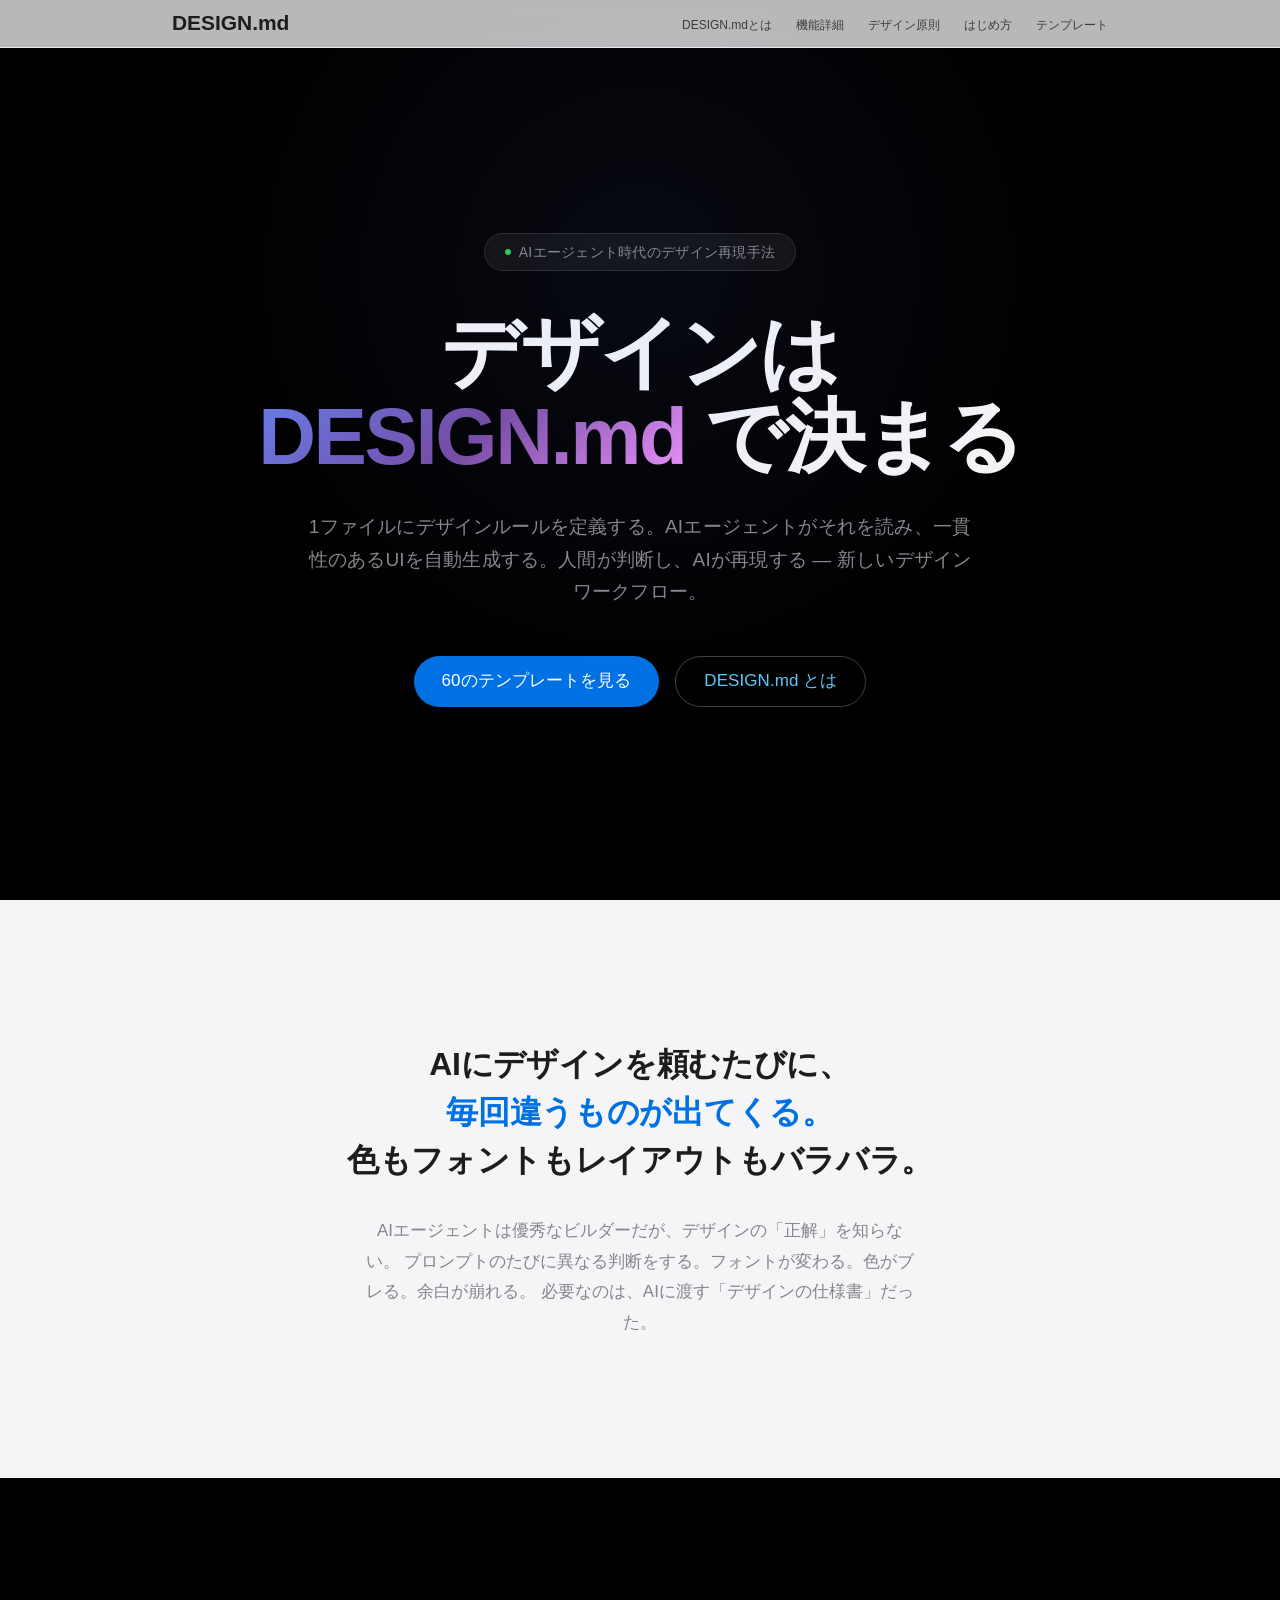
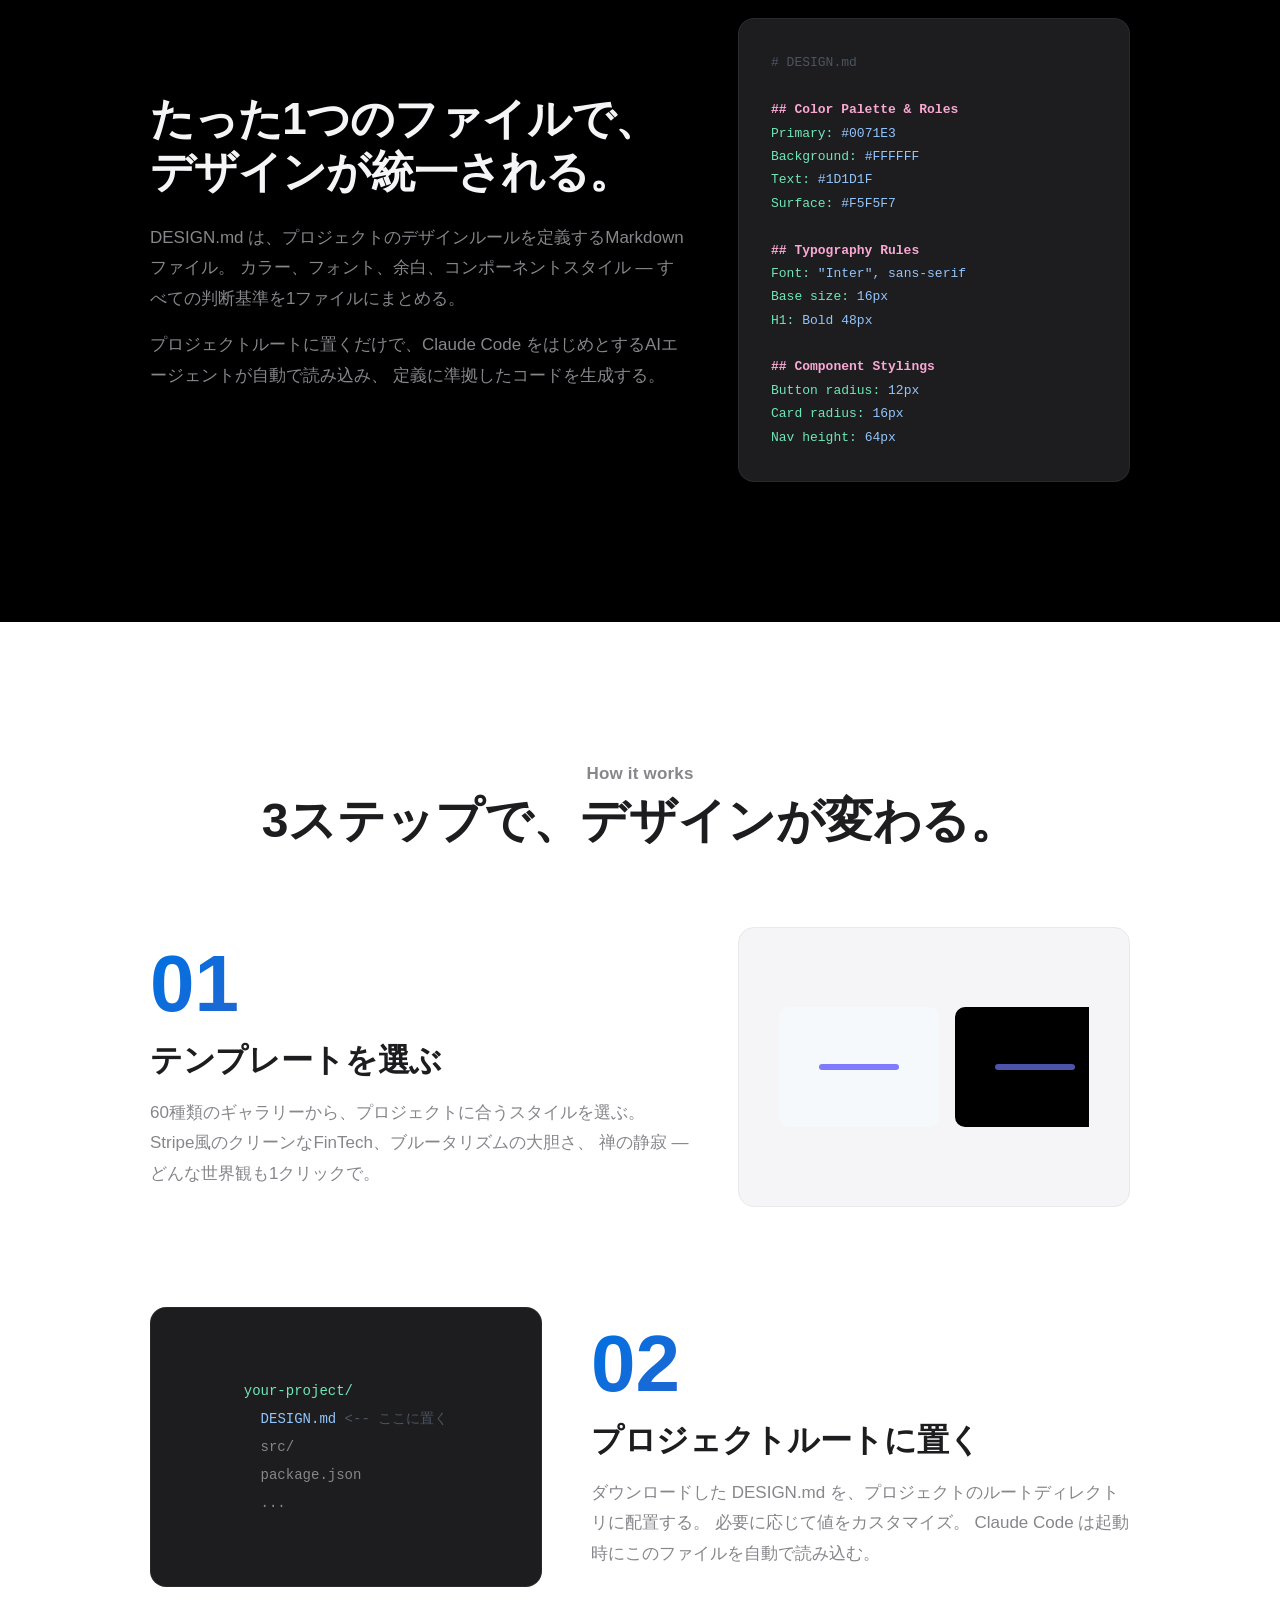
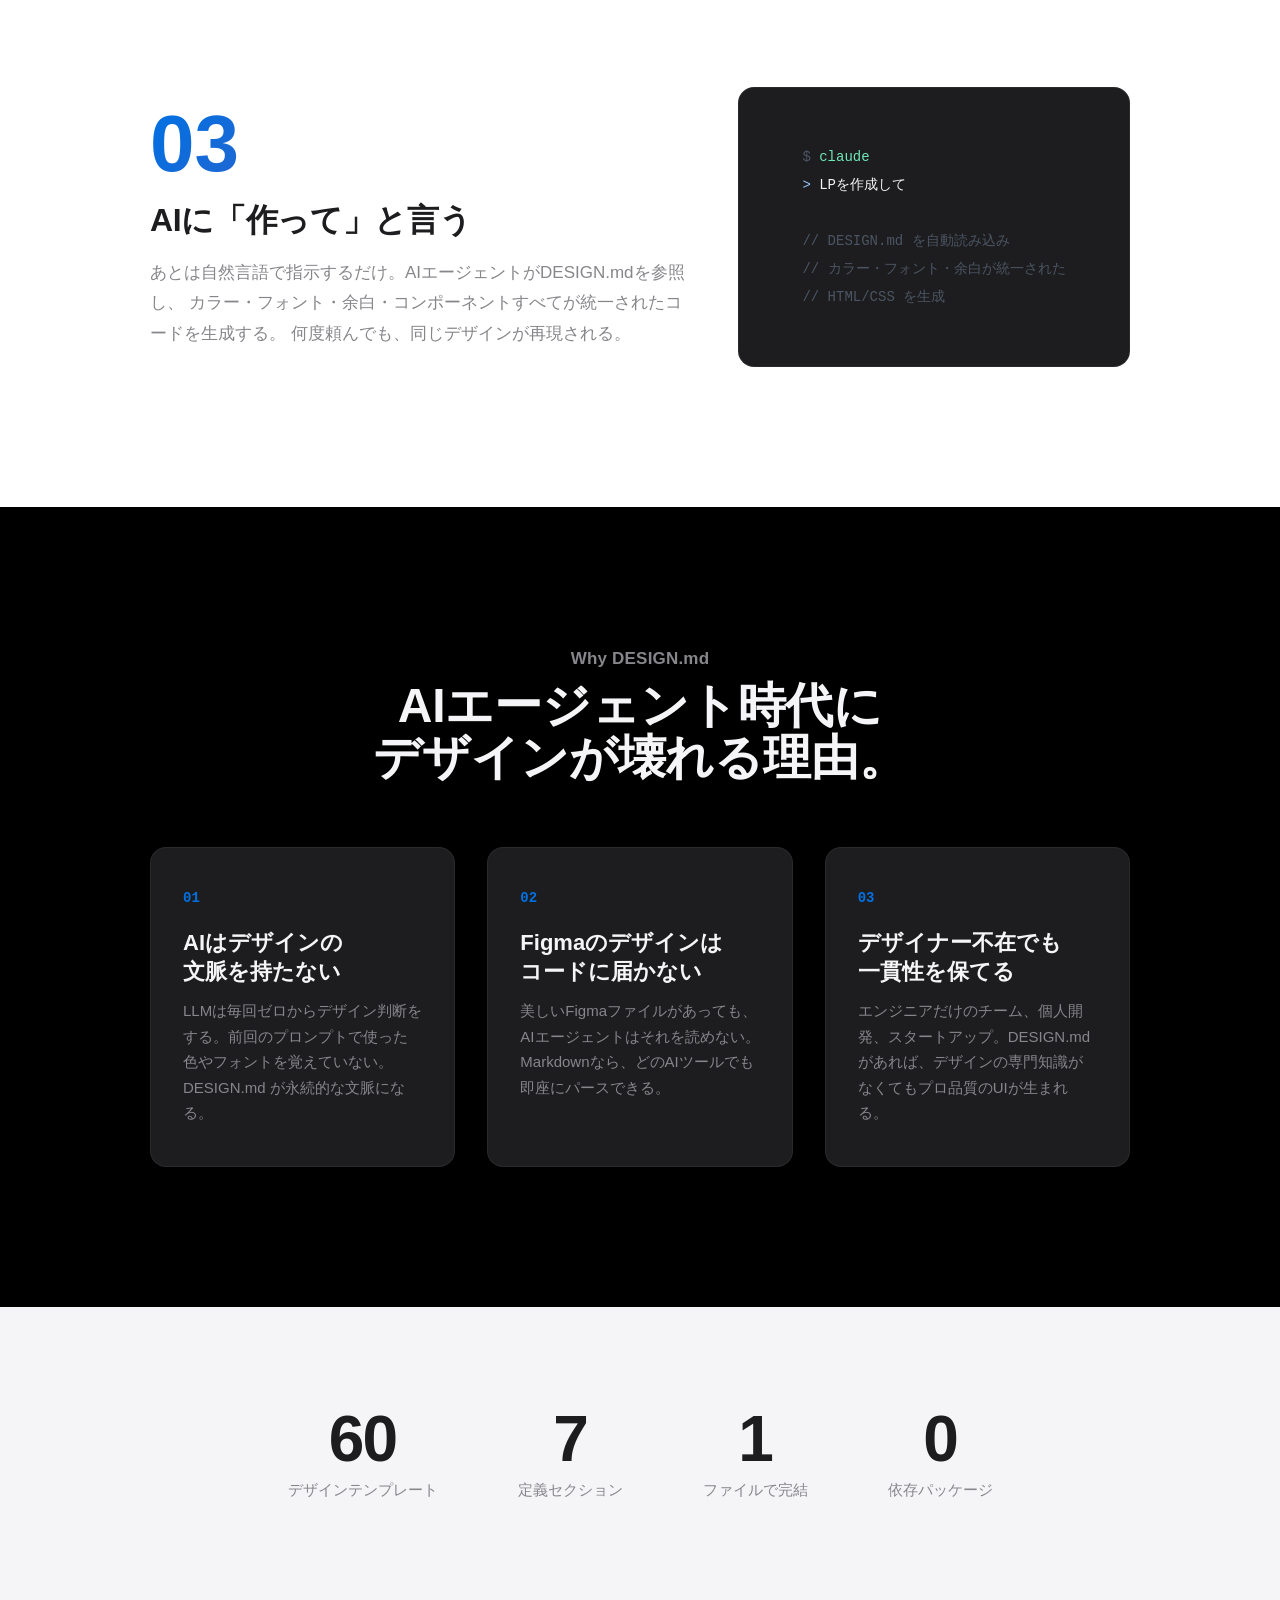
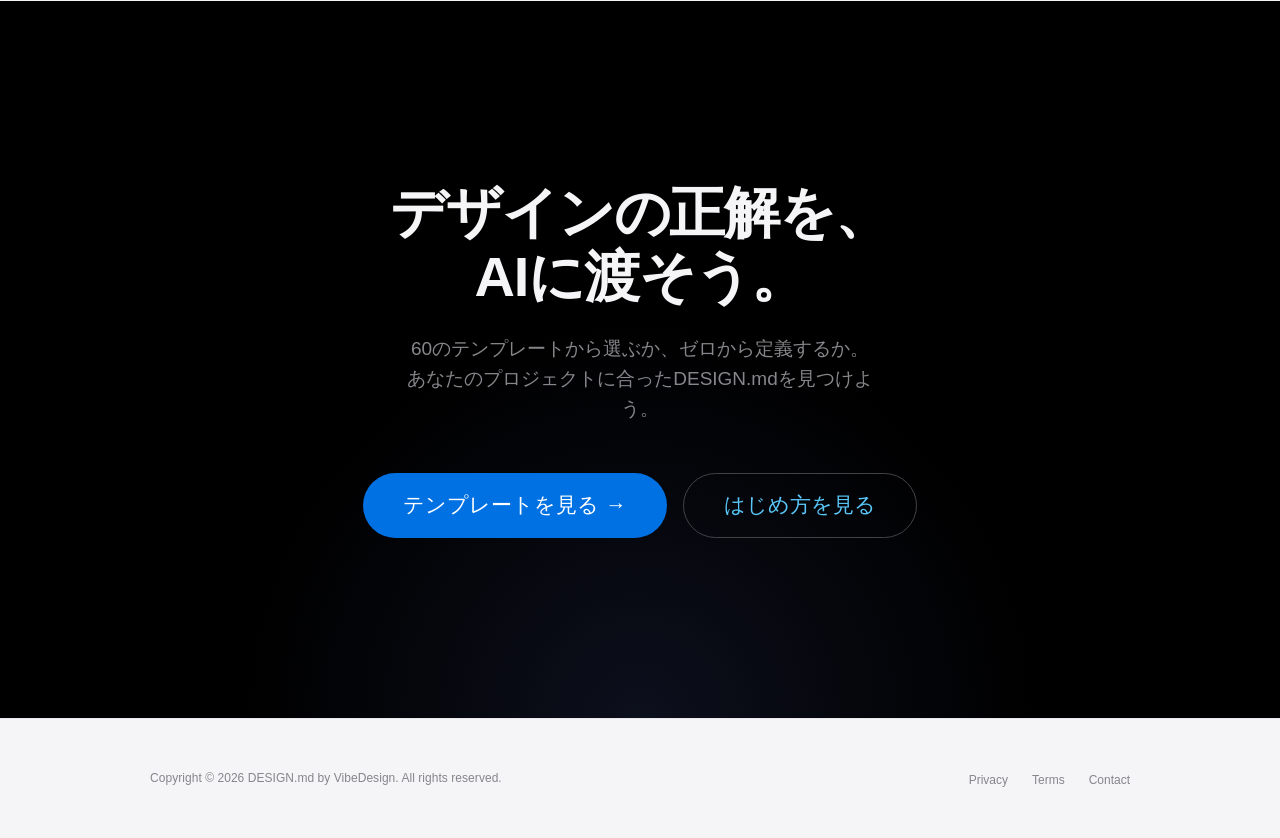
<file: index.html>
<!DOCTYPE html>
<html lang="ja">
<head>
  <meta charset="UTF-8">
  <meta name="viewport" content="width=device-width, initial-scale=1.0">
  <title>DESIGN.md — AIエージェント時代のデザイン再現手法</title>
  <link rel="stylesheet" href="styles.css">
  <style>
    /* ============================================
       Top Page Specific Styles
       ============================================ */

    /* Hero */
    .top-hero {
      min-height: 100vh;
      background: var(--pure-black);
      display: flex;
      flex-direction: column;
      align-items: center;
      justify-content: center;
      text-align: center;
      padding: 160px 22px 120px;
      position: relative;
      overflow: hidden;
    }

    .top-hero::before {
      content: '';
      position: absolute;
      top: 30%;
      left: 50%;
      transform: translate(-50%, -50%);
      width: 900px;
      height: 900px;
      background: radial-gradient(circle, rgba(102, 126, 234, 0.08) 0%, transparent 70%);
      pointer-events: none;
    }

    .hero-eyebrow {
      display: inline-flex;
      align-items: center;
      gap: 8px;
      padding: 8px 20px;
      background: rgba(255, 255, 255, 0.06);
      border: 1px solid rgba(255, 255, 255, 0.1);
      border-radius: 980px;
      font-size: 14px;
      color: var(--mid-gray);
      margin-bottom: 40px;
      letter-spacing: 0.02em;
    }

    .hero-eyebrow-dot {
      width: 6px;
      height: 6px;
      border-radius: 50%;
      background: var(--green);
    }

    .top-hero h1 {
      font-size: 80px;
      font-weight: 700;
      color: var(--off-white);
      line-height: 1.05;
      letter-spacing: -0.03em;
      margin-bottom: 32px;
      max-width: 900px;
    }

    .top-hero h1 .em {
      background: linear-gradient(135deg, #667EEA, #764BA2, #F093FB);
      -webkit-background-clip: text;
      -webkit-text-fill-color: transparent;
      background-clip: text;
    }

    .top-hero-sub {
      font-size: 19px;
      color: var(--mid-gray);
      line-height: 1.7;
      max-width: 680px;
      margin: 0 auto 48px;
      letter-spacing: 0.01em;
    }

    .hero-actions {
      display: flex;
      gap: 16px;
      justify-content: center;
    }

    /* Problem Statement */
    .problem {
      padding: 140px 22px;
      background: var(--off-white);
    }

    .problem-inner {
      max-width: 720px;
      margin: 0 auto;
      text-align: center;
    }

    .problem-quote {
      font-size: 32px;
      font-weight: 600;
      line-height: 1.5;
      color: var(--near-black);
      margin-bottom: 32px;
      letter-spacing: -0.01em;
    }

    .problem-quote .highlight {
      color: var(--blue);
    }

    .problem-body {
      font-size: 17px;
      color: var(--mid-gray);
      line-height: 1.8;
      max-width: 560px;
      margin: 0 auto;
    }

    /* What is DESIGN.md */
    .what-section {
      padding: 140px 22px;
      background: var(--pure-black);
    }

    .what-inner {
      max-width: 980px;
      margin: 0 auto;
    }

    .what-grid {
      display: grid;
      grid-template-columns: 55% 40%;
      gap: 5%;
      align-items: center;
    }

    .what-text h2 {
      font-size: 44px;
      font-weight: 700;
      color: var(--off-white);
      line-height: 1.2;
      letter-spacing: -0.02em;
      margin-bottom: 24px;
    }

    .what-text p {
      font-size: 17px;
      color: var(--mid-gray);
      line-height: 1.8;
      margin-bottom: 16px;
    }

    .what-visual {
      background: var(--near-black);
      border-radius: 16px;
      padding: 32px;
      border: 1px solid rgba(255, 255, 255, 0.06);
      font-family: var(--font-mono);
      font-size: 13px;
      line-height: 1.8;
      color: var(--mid-gray);
      overflow: hidden;
    }

    .code-key { color: #6EE7B7; }
    .code-val { color: #93C5FD; }
    .code-comment { color: #4B5563; }
    .code-section { color: #F9A8D4; font-weight: 600; }

    /* How it works — 3 steps */
    .how-section {
      padding: 140px 22px;
      background: var(--white);
    }

    .how-inner {
      max-width: 980px;
      margin: 0 auto;
    }

    .how-steps {
      display: flex;
      flex-direction: column;
      gap: 100px;
      margin-top: 80px;
    }

    .how-step {
      display: grid;
      grid-template-columns: 55% 40%;
      gap: 5%;
      align-items: center;
    }

    .how-step.reverse {
      direction: rtl;
    }
    .how-step.reverse > * {
      direction: ltr;
    }

    .step-number {
      font-size: 80px;
      font-weight: 700;
      line-height: 1;
      background: linear-gradient(135deg, var(--blue), #764BA2);
      -webkit-background-clip: text;
      -webkit-text-fill-color: transparent;
      background-clip: text;
      margin-bottom: 16px;
    }

    .step-title {
      font-size: 32px;
      font-weight: 600;
      color: var(--near-black);
      line-height: 1.3;
      margin-bottom: 16px;
      letter-spacing: -0.01em;
    }

    .step-desc {
      font-size: 17px;
      color: var(--mid-gray);
      line-height: 1.8;
    }

    .step-visual {
      background: var(--off-white);
      border-radius: 16px;
      padding: 40px;
      border: 1px solid var(--light-gray);
      min-height: 280px;
      display: flex;
      align-items: center;
      justify-content: center;
    }

    .step-visual-dark {
      background: var(--near-black);
      border-color: rgba(255, 255, 255, 0.06);
    }

    /* Gallery Preview strip */
    .gallery-strip {
      display: flex;
      gap: 16px;
      flex-wrap: nowrap;
      overflow: hidden;
    }

    .gallery-strip-item {
      width: 160px;
      height: 120px;
      border-radius: 10px;
      flex-shrink: 0;
      display: flex;
      align-items: center;
      justify-content: center;
      position: relative;
      overflow: hidden;
    }

    .gallery-strip-item .mini-title {
      width: 50%;
      height: 6px;
      border-radius: 3px;
      opacity: 0.8;
    }

    /* Why now */
    .why-section {
      padding: 140px 22px;
      background: var(--pure-black);
    }

    .why-inner {
      max-width: 980px;
      margin: 0 auto;
    }

    .why-grid {
      display: grid;
      grid-template-columns: repeat(3, 1fr);
      gap: 32px;
      margin-top: 64px;
    }

    .why-card {
      padding: 40px 32px;
      border-radius: 16px;
      background: var(--near-black);
      border: 1px solid rgba(255, 255, 255, 0.06);
    }

    .why-card-number {
      font-size: 14px;
      font-weight: 600;
      color: var(--blue);
      font-family: var(--font-mono);
      margin-bottom: 20px;
    }

    .why-card h3 {
      font-size: 22px;
      font-weight: 600;
      color: var(--off-white);
      margin-bottom: 12px;
      line-height: 1.3;
    }

    .why-card p {
      font-size: 15px;
      color: var(--mid-gray);
      line-height: 1.7;
    }

    /* Numbers */
    .numbers-section {
      padding: 100px 22px;
      background: var(--off-white);
      text-align: center;
    }

    .numbers-grid {
      display: flex;
      justify-content: center;
      gap: 80px;
      max-width: 980px;
      margin: 0 auto;
    }

    .number-item {
      text-align: center;
    }

    .number-value {
      font-size: 64px;
      font-weight: 700;
      color: var(--near-black);
      line-height: 1;
      letter-spacing: -0.03em;
    }

    .number-label {
      font-size: 15px;
      color: var(--mid-gray);
      margin-top: 8px;
    }

    /* Final CTA */
    .final-cta {
      padding: 180px 22px;
      background: var(--pure-black);
      text-align: center;
      position: relative;
      overflow: hidden;
    }

    .final-cta::before {
      content: '';
      position: absolute;
      bottom: 0;
      left: 50%;
      transform: translateX(-50%);
      width: 800px;
      height: 400px;
      background: radial-gradient(ellipse at bottom, rgba(102, 126, 234, 0.12), transparent 70%);
      pointer-events: none;
    }

    .final-cta h2 {
      font-size: 56px;
      font-weight: 700;
      color: var(--off-white);
      line-height: 1.15;
      letter-spacing: -0.02em;
      margin-bottom: 24px;
      max-width: 700px;
      margin-left: auto;
      margin-right: auto;
    }

    .final-cta p {
      font-size: 19px;
      color: var(--mid-gray);
      margin-bottom: 48px;
      max-width: 500px;
      margin-left: auto;
      margin-right: auto;
      line-height: 1.6;
    }

    /* Responsive */
    @media (max-width: 1068px) {
      .top-hero h1 { font-size: 56px; }
      .what-grid, .how-step { grid-template-columns: 1fr; gap: 48px; }
      .how-step.reverse { direction: ltr; }
      .why-grid { grid-template-columns: 1fr; }
      .problem-quote { font-size: 26px; }
      .final-cta h2 { font-size: 40px; }
      .numbers-grid { gap: 40px; }
      .number-value { font-size: 48px; }
    }

    @media (max-width: 735px) {
      .top-hero { padding: 120px 22px 80px; min-height: auto; }
      .top-hero h1 { font-size: 38px; }
      .top-hero-sub { font-size: 17px; }
      .hero-actions { flex-direction: column; align-items: center; }
      .hero-actions .btn { width: 100%; max-width: 280px; }
      .problem { padding: 80px 22px; }
      .problem-quote { font-size: 22px; }
      .what-section, .how-section, .why-section { padding: 80px 22px; }
      .what-text h2 { font-size: 32px; }
      .step-number { font-size: 56px; }
      .step-title { font-size: 24px; }
      .numbers-grid { flex-direction: column; gap: 32px; }
      .number-value { font-size: 40px; }
      .final-cta { padding: 100px 22px; }
      .final-cta h2 { font-size: 32px; }
    }
  </style>
</head>
<body>

  <!-- Navigation -->
  <nav class="nav">
    <div class="nav-inner">
      <a href="index.html" class="nav-logo">DESIGN.md</a>
      <ul class="nav-links">
        <li><a href="index.html">DESIGN.mdとは</a></li>
        <li><a href="features.html">機能詳細</a></li>
        <li><a href="principles.html">デザイン原則</a></li>
        <li><a href="get-started.html">はじめ方</a></li>
        <li><a href="gallery.html">テンプレート</a></li>
      </ul>
    </div>
  </nav>

  <!-- ========================================
       Hero — ミッション・ステートメント
       Anthropic風: 短く宣言的なコピー
       ======================================== -->
  <section class="top-hero">
    <div class="hero-eyebrow">
      <span class="hero-eyebrow-dot"></span>
      AIエージェント時代のデザイン再現手法
    </div>
    <h1>
      デザインは<br><span class="em">DESIGN.md</span> で決まる
    </h1>
    <p class="top-hero-sub">
      1ファイルにデザインルールを定義する。AIエージェントがそれを読み、一貫性のあるUIを自動生成する。人間が判断し、AIが再現する — 新しいデザインワークフロー。
    </p>
    <div class="hero-actions">
      <a href="gallery.html" class="btn btn-primary">60のテンプレートを見る</a>
      <a href="#what" class="btn btn-secondary">DESIGN.md とは</a>
    </div>
  </section>

  <!-- ========================================
       Problem — なぜ必要か
       Anthropic風: 1つの引用的な問いかけ
       ======================================== -->
  <section class="problem fade-in">
    <div class="problem-inner">
      <p class="problem-quote">
        AIにデザインを頼むたびに、<br>
        <span class="highlight">毎回違うものが出てくる。</span><br>
        色もフォントもレイアウトもバラバラ。
      </p>
      <p class="problem-body">
        AIエージェントは優秀なビルダーだが、デザインの「正解」を知らない。
        プロンプトのたびに異なる判断をする。フォントが変わる。色がブレる。余白が崩れる。
        必要なのは、AIに渡す「デザインの仕様書」だった。
      </p>
    </div>
  </section>

  <!-- ========================================
       What — DESIGN.md とは
       Anthropic風: プロダクトを定義する
       ======================================== -->
  <section class="what-section" id="what">
    <div class="what-inner">
      <div class="what-grid fade-in">
        <div class="what-text">
          <h2>たった1つのファイルで、<br>デザインが統一される。</h2>
          <p>
            DESIGN.md は、プロジェクトのデザインルールを定義するMarkdownファイル。
            カラー、フォント、余白、コンポーネントスタイル — すべての判断基準を1ファイルにまとめる。
          </p>
          <p>
            プロジェクトルートに置くだけで、Claude Code をはじめとするAIエージェントが自動で読み込み、
            定義に準拠したコードを生成する。
          </p>
        </div>
        <div class="what-visual">
          <span class="code-comment"># DESIGN.md</span><br><br>
          <span class="code-section">## Color Palette & Roles</span><br>
          <span class="code-key">Primary:</span>      <span class="code-val">#0071E3</span><br>
          <span class="code-key">Background:</span>   <span class="code-val">#FFFFFF</span><br>
          <span class="code-key">Text:</span>         <span class="code-val">#1D1D1F</span><br>
          <span class="code-key">Surface:</span>      <span class="code-val">#F5F5F7</span><br><br>
          <span class="code-section">## Typography Rules</span><br>
          <span class="code-key">Font:</span>         <span class="code-val">"Inter", sans-serif</span><br>
          <span class="code-key">Base size:</span>    <span class="code-val">16px</span><br>
          <span class="code-key">H1:</span>           <span class="code-val">Bold 48px</span><br><br>
          <span class="code-section">## Component Stylings</span><br>
          <span class="code-key">Button radius:</span> <span class="code-val">12px</span><br>
          <span class="code-key">Card radius:</span>   <span class="code-val">16px</span><br>
          <span class="code-key">Nav height:</span>    <span class="code-val">64px</span>
        </div>
      </div>
    </div>
  </section>

  <!-- ========================================
       How — 3ステップ
       Anthropic風: 使い方をshow-don't-tellで
       ======================================== -->
  <section class="how-section">
    <div class="how-inner">
      <p class="section-label">How it works</p>
      <h2 class="section-title">3ステップで、デザインが変わる。</h2>

      <div class="how-steps">
        <!-- Step 1 -->
        <div class="how-step fade-in">
          <div>
            <div class="step-number">01</div>
            <h3 class="step-title">テンプレートを選ぶ</h3>
            <p class="step-desc">
              60種類のギャラリーから、プロジェクトに合うスタイルを選ぶ。
              Stripe風のクリーンなFinTech、ブルータリズムの大胆さ、
              禅の静寂 — どんな世界観も1クリックで。
            </p>
          </div>
          <div class="step-visual">
            <div class="gallery-strip">
              <div class="gallery-strip-item" style="background: #F6F9FC;"><div class="mini-title" style="background: #635BFF;"></div></div>
              <div class="gallery-strip-item" style="background: #000;"><div class="mini-title" style="background: #5E6AD2;"></div></div>
              <div class="gallery-strip-item" style="background: #FFF;"><div class="mini-title" style="background: #000;"></div></div>
              <div class="gallery-strip-item" style="background: #121212;"><div class="mini-title" style="background: #1DB954;"></div></div>
              <div class="gallery-strip-item" style="background: #E0E5EC;"><div class="mini-title" style="background: #6C63FF;"></div></div>
              <div class="gallery-strip-item" style="background: #1A0A2E;"><div class="mini-title" style="background: #FF71CE;"></div></div>
            </div>
          </div>
        </div>

        <!-- Step 2 -->
        <div class="how-step reverse fade-in">
          <div>
            <div class="step-number">02</div>
            <h3 class="step-title">プロジェクトルートに置く</h3>
            <p class="step-desc">
              ダウンロードした DESIGN.md を、プロジェクトのルートディレクトリに配置する。
              必要に応じて値をカスタマイズ。
              Claude Code は起動時にこのファイルを自動で読み込む。
            </p>
          </div>
          <div class="step-visual step-visual-dark">
            <div style="font-family: var(--font-mono); font-size: 14px; color: var(--mid-gray); line-height: 2;">
              <span style="color: #6EE7B7;">your-project/</span><br>
              &nbsp;&nbsp;<span style="color: #93C5FD;">DESIGN.md</span> <span style="color: #4B5563;">&lt;-- ここに置く</span><br>
              &nbsp;&nbsp;src/<br>
              &nbsp;&nbsp;package.json<br>
              &nbsp;&nbsp;...
            </div>
          </div>
        </div>

        <!-- Step 3 -->
        <div class="how-step fade-in">
          <div>
            <div class="step-number">03</div>
            <h3 class="step-title">AIに「作って」と言う</h3>
            <p class="step-desc">
              あとは自然言語で指示するだけ。AIエージェントがDESIGN.mdを参照し、
              カラー・フォント・余白・コンポーネントすべてが統一されたコードを生成する。
              何度頼んでも、同じデザインが再現される。
            </p>
          </div>
          <div class="step-visual step-visual-dark">
            <div style="font-family: var(--font-mono); font-size: 14px; line-height: 2;">
              <span style="color: #4B5563;">$</span> <span style="color: #6EE7B7;">claude</span><br>
              <span style="color: #93C5FD;">&gt;</span> <span style="color: var(--off-white);">LPを作成して</span><br><br>
              <span style="color: #4B5563;">// DESIGN.md を自動読み込み</span><br>
              <span style="color: #4B5563;">// カラー・フォント・余白が統一された</span><br>
              <span style="color: #4B5563;">// HTML/CSS を生成</span>
            </div>
          </div>
        </div>
      </div>
    </div>
  </section>

  <!-- ========================================
       Why now — なぜ今このアプローチか
       Anthropic風: 哲学を伝える3カード
       ======================================== -->
  <section class="why-section">
    <div class="why-inner">
      <p class="section-label" style="color: var(--mid-gray);">Why DESIGN.md</p>
      <h2 class="section-title" style="color: var(--off-white);">AIエージェント時代に<br>デザインが壊れる理由。</h2>

      <div class="why-grid">
        <div class="why-card fade-in">
          <div class="why-card-number">01</div>
          <h3>AIはデザインの<br>文脈を持たない</h3>
          <p>LLMは毎回ゼロからデザイン判断をする。前回のプロンプトで使った色やフォントを覚えていない。DESIGN.md が永続的な文脈になる。</p>
        </div>
        <div class="why-card fade-in">
          <div class="why-card-number">02</div>
          <h3>Figmaのデザインは<br>コードに届かない</h3>
          <p>美しいFigmaファイルがあっても、AIエージェントはそれを読めない。Markdownなら、どのAIツールでも即座にパースできる。</p>
        </div>
        <div class="why-card fade-in">
          <div class="why-card-number">03</div>
          <h3>デザイナー不在でも<br>一貫性を保てる</h3>
          <p>エンジニアだけのチーム、個人開発、スタートアップ。DESIGN.md があれば、デザインの専門知識がなくてもプロ品質のUIが生まれる。</p>
        </div>
      </div>
    </div>
  </section>

  <!-- ========================================
       Numbers
       ======================================== -->
  <section class="numbers-section fade-in">
    <div class="numbers-grid">
      <div class="number-item">
        <div class="number-value">60</div>
        <div class="number-label">デザインテンプレート</div>
      </div>
      <div class="number-item">
        <div class="number-value">7</div>
        <div class="number-label">定義セクション</div>
      </div>
      <div class="number-item">
        <div class="number-value">1</div>
        <div class="number-label">ファイルで完結</div>
      </div>
      <div class="number-item">
        <div class="number-value">0</div>
        <div class="number-label">依存パッケージ</div>
      </div>
    </div>
  </section>

  <!-- ========================================
       Final CTA
       Anthropic風: 余韻のあるクロージング
       ======================================== -->
  <section class="final-cta">
    <h2 class="fade-in">デザインの正解を、<br>AIに渡そう。</h2>
    <p class="fade-in">60のテンプレートから選ぶか、ゼロから定義するか。<br>あなたのプロジェクトに合ったDESIGN.mdを見つけよう。</p>
    <div class="hero-actions fade-in">
      <a href="gallery.html" class="btn btn-primary btn-large">テンプレートを見る →</a>
      <a href="get-started.html" class="btn btn-secondary btn-large">はじめ方を見る</a>
    </div>
  </section>

  <!-- Footer -->
  <footer class="footer">
    <div class="footer-inner">
      <p class="footer-text">Copyright &copy; 2026 DESIGN.md by VibeDesign. All rights reserved.</p>
      <ul class="footer-links">
        <li><a href="#">Privacy</a></li>
        <li><a href="#">Terms</a></li>
        <li><a href="#">Contact</a></li>
      </ul>
    </div>
  </footer>

  <script src="scripts.js"></script>
</body>
</html>
</file>
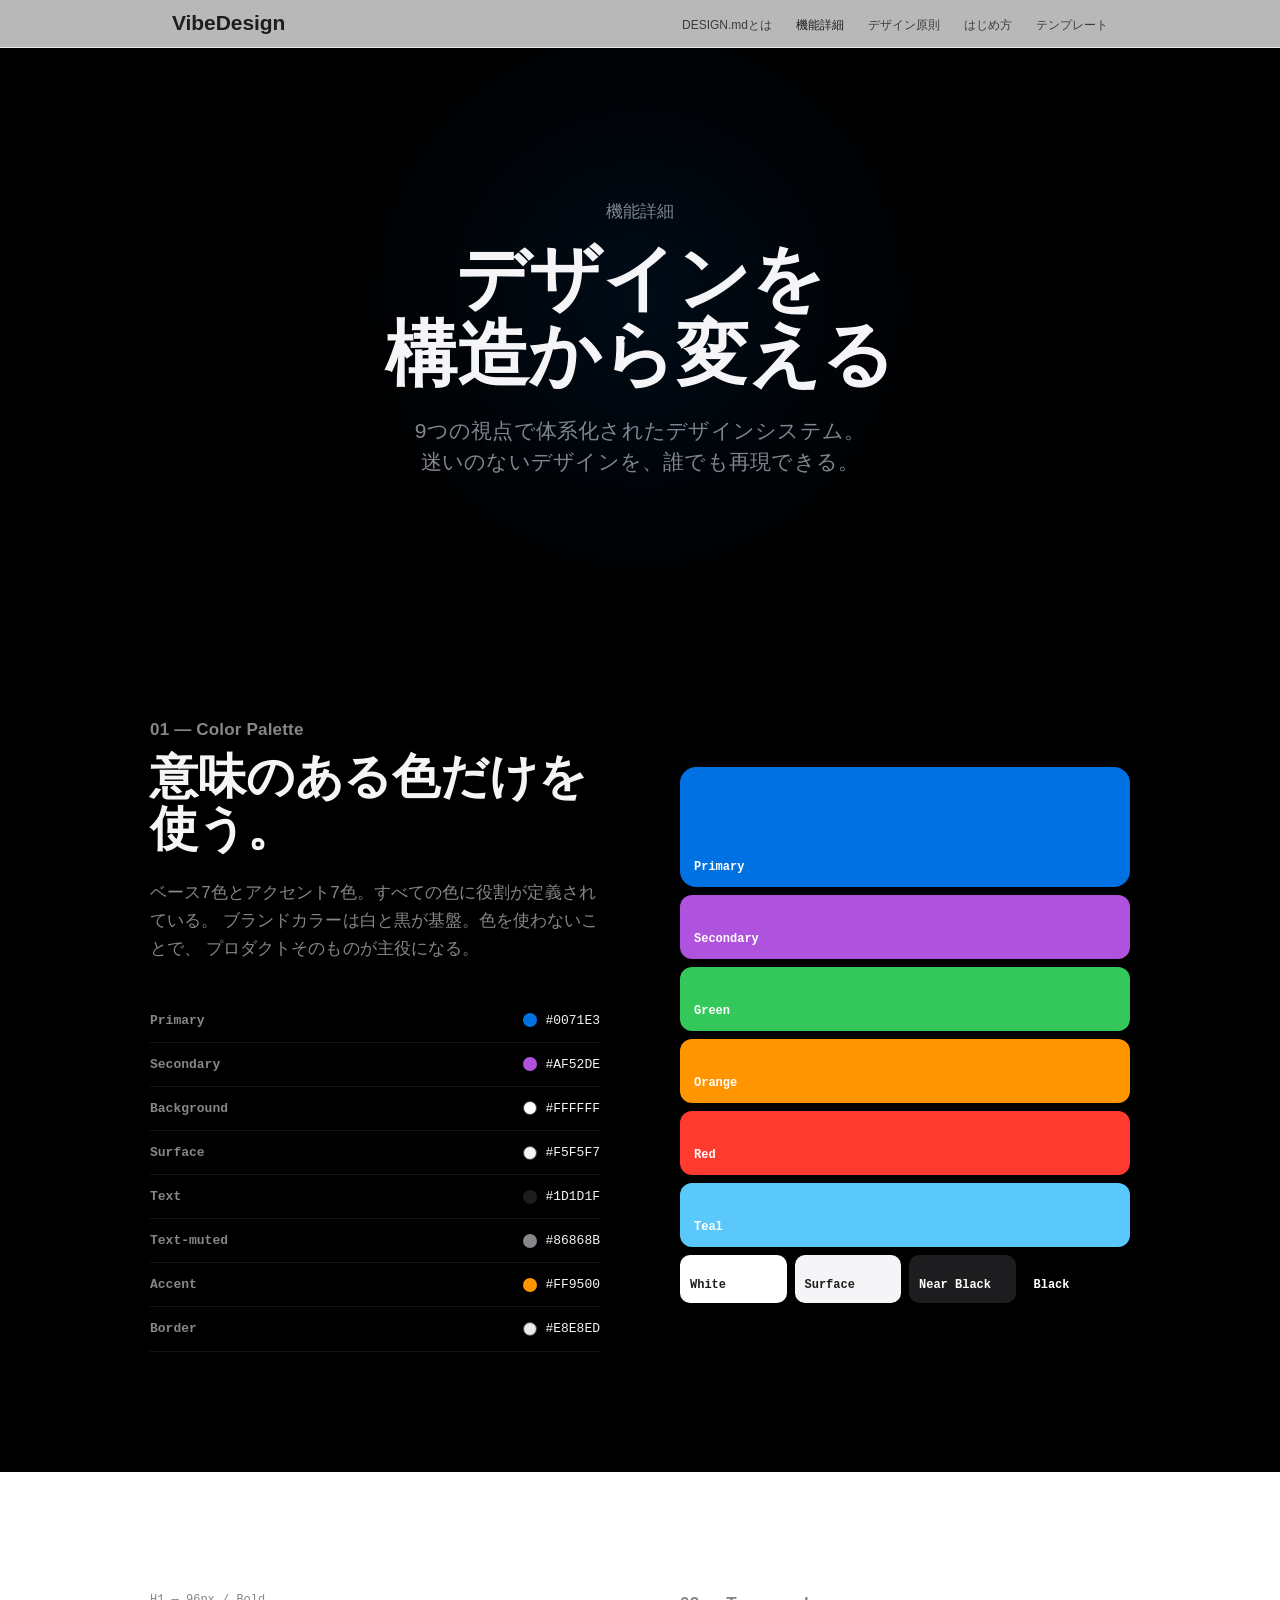
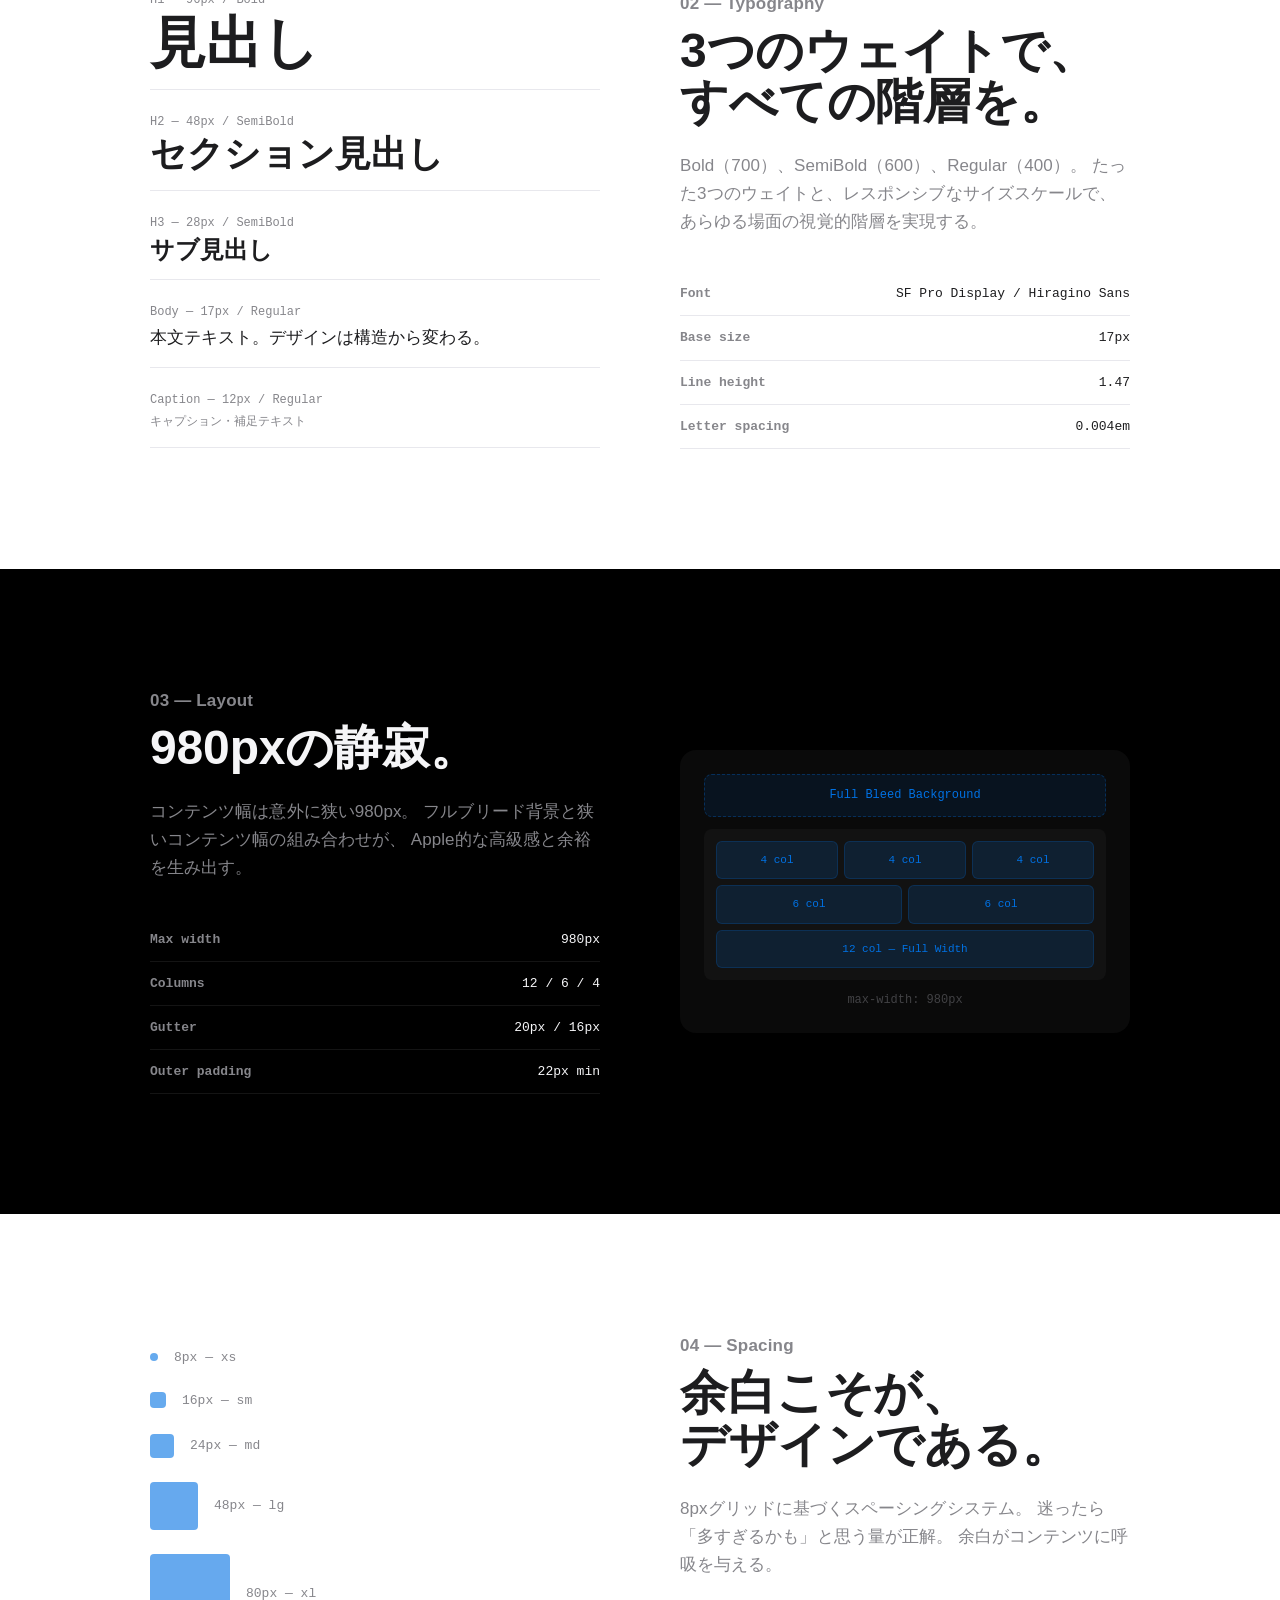
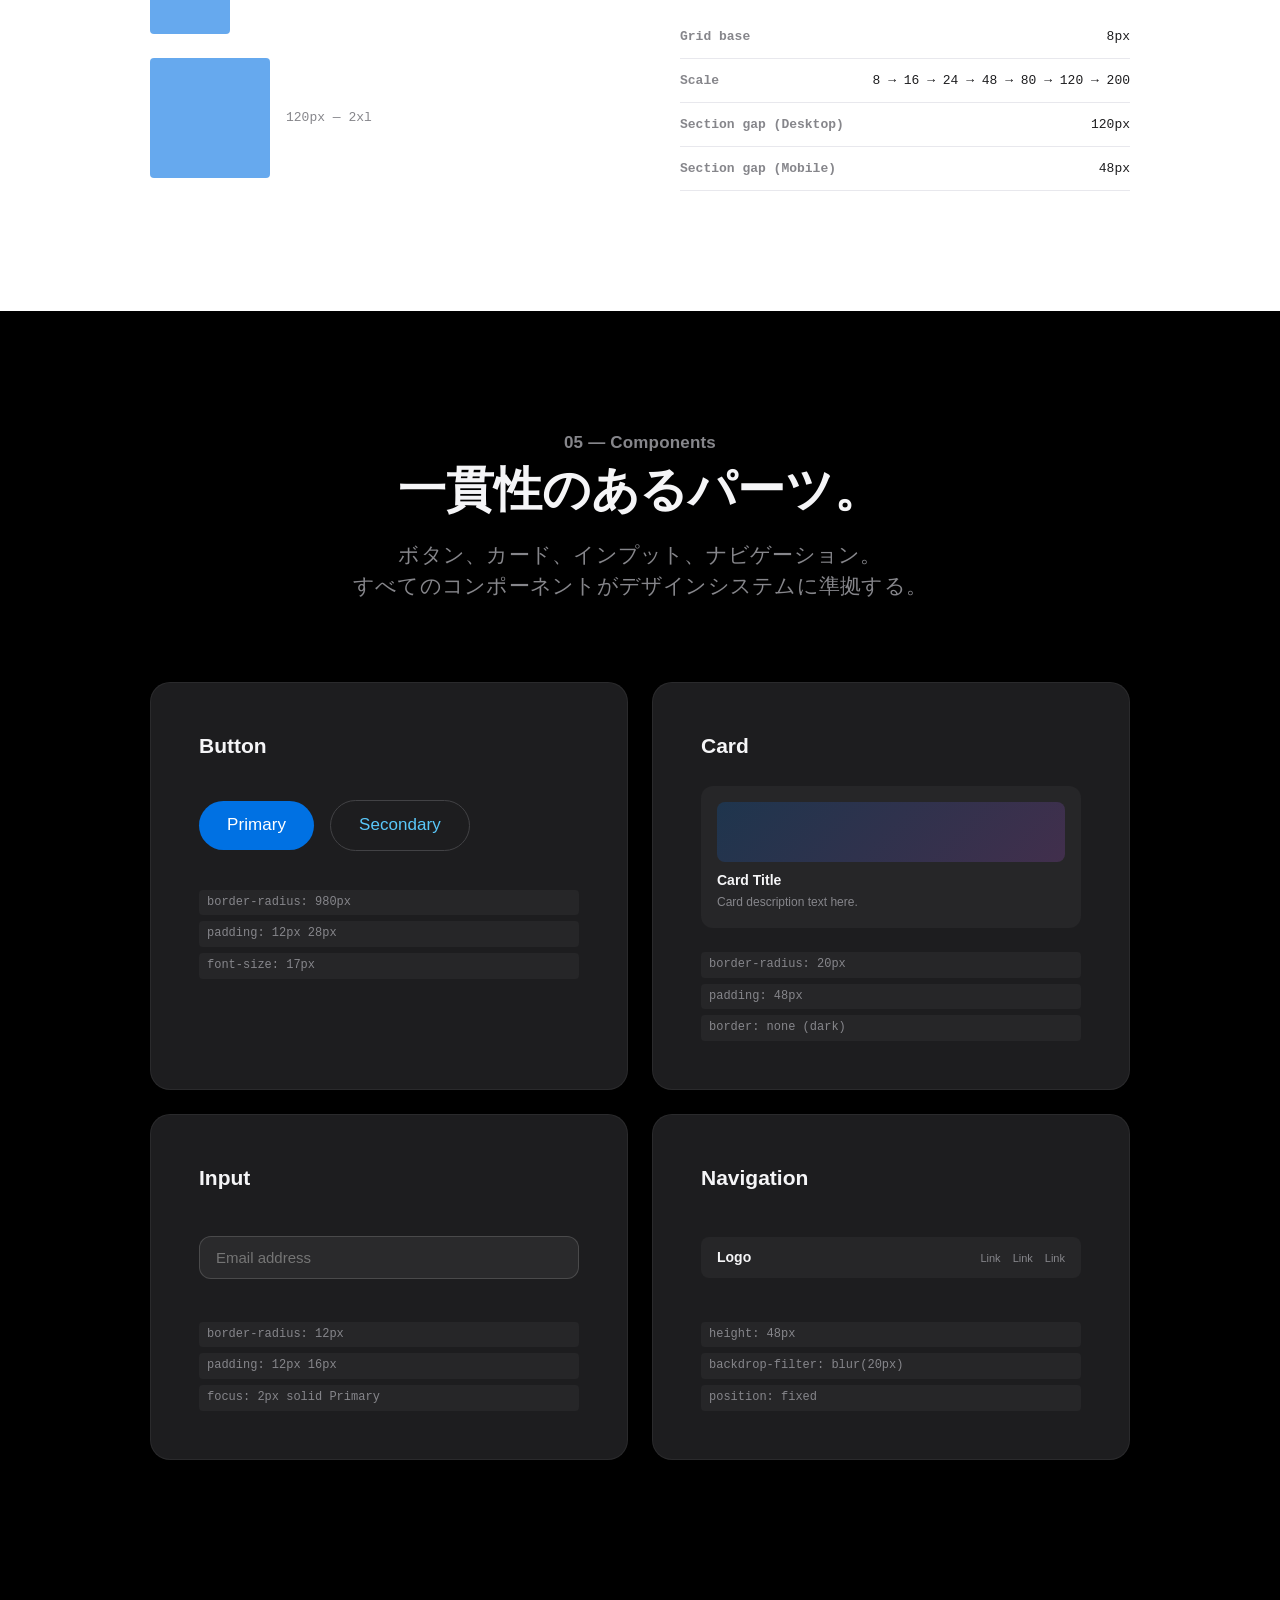
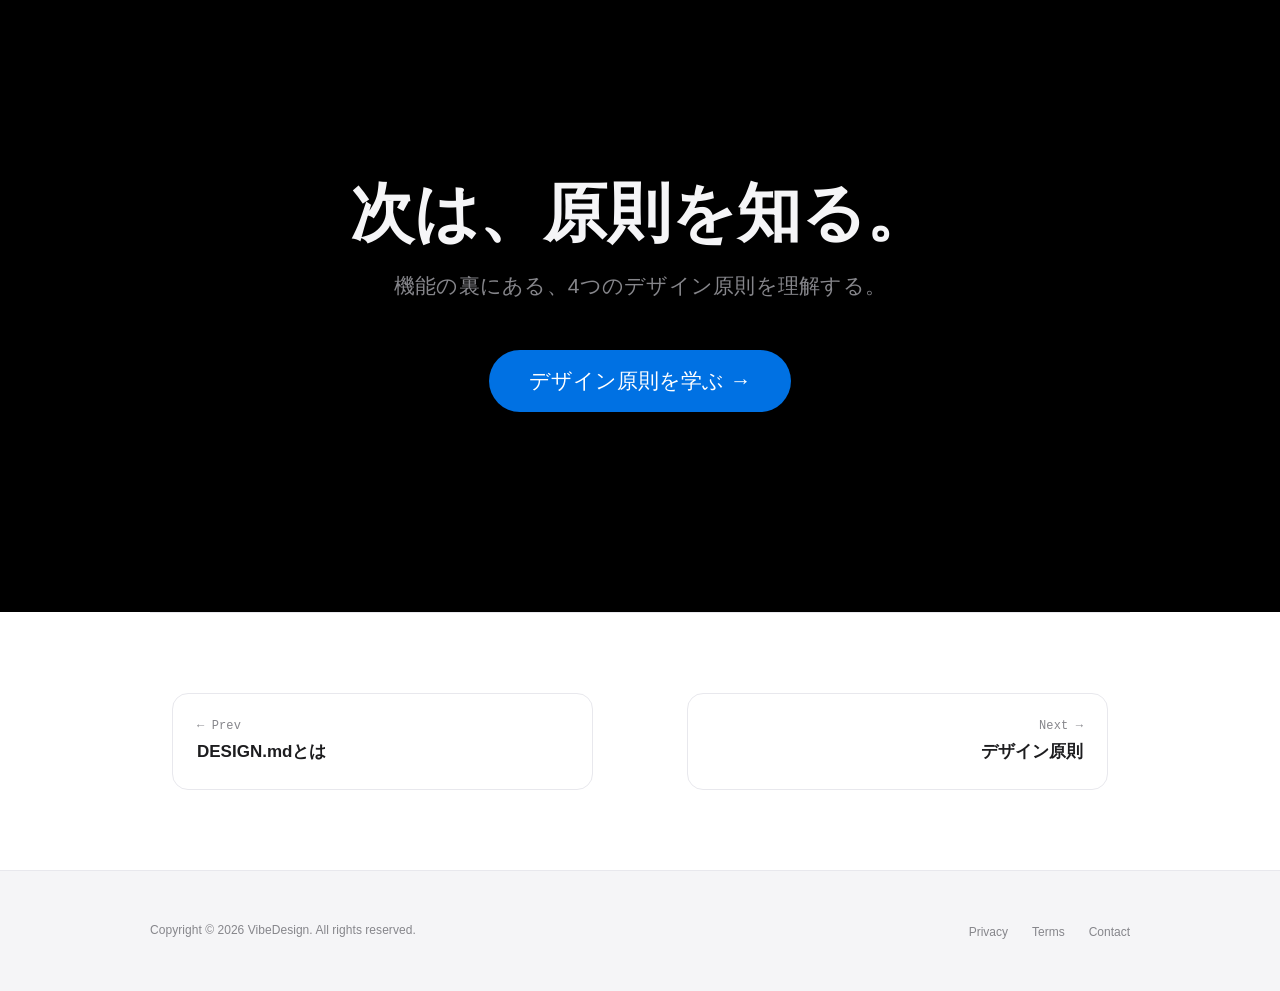
<file: features.html>
<!DOCTYPE html>
<html lang="ja">
<head>
  <meta charset="UTF-8">
  <meta name="viewport" content="width=device-width, initial-scale=1.0">
  <title>機能詳細 — VibeDesign</title>
  <link rel="stylesheet" href="styles.css">
</head>
<body>

  <!-- Navigation -->
  <nav class="nav">
    <div class="nav-inner">
      <a href="index.html" class="nav-logo">VibeDesign</a>
      <ul class="nav-links">
        <li><a href="index.html">DESIGN.mdとは</a></li>
        <li><a href="features.html" class="nav-active">機能詳細</a></li>
        <li><a href="principles.html">デザイン原則</a></li>
        <li><a href="get-started.html">はじめ方</a></li>
        <li><a href="gallery.html">テンプレート</a></li>
      </ul>
    </div>
  </nav>

  <!-- Page Hero -->
  <section class="page-hero">
    <p class="page-hero-label">機能詳細</p>
    <h1 class="page-hero-title">デザインを<br>構造から変える</h1>
    <p class="page-hero-subtitle">
      9つの視点で体系化されたデザインシステム。<br>
      迷いのないデザインを、誰でも再現できる。
    </p>
  </section>

  <!-- Feature 1: Color -->
  <section class="section section-dark">
    <div class="section-inner">
      <div class="feature-detail">
        <div class="feature-detail-text">
          <p class="section-label">01 — Color Palette</p>
          <h2 class="section-title text-left">意味のある色だけを使う。</h2>
          <p class="feature-description">
            ベース7色とアクセント7色。すべての色に役割が定義されている。
            ブランドカラーは白と黒が基盤。色を使わないことで、
            プロダクトそのものが主役になる。
          </p>
          <div class="feature-specs">
            <div class="spec-item">
              <span class="spec-label">Primary</span>
              <span class="spec-value"><span class="color-dot" style="background:#0071E3;"></span>#0071E3</span>
            </div>
            <div class="spec-item">
              <span class="spec-label">Secondary</span>
              <span class="spec-value"><span class="color-dot" style="background:#AF52DE;"></span>#AF52DE</span>
            </div>
            <div class="spec-item">
              <span class="spec-label">Background</span>
              <span class="spec-value"><span class="color-dot" style="background:#FFFFFF; border: 1px solid #424245;"></span>#FFFFFF</span>
            </div>
            <div class="spec-item">
              <span class="spec-label">Surface</span>
              <span class="spec-value"><span class="color-dot" style="background:#F5F5F7; border: 1px solid #424245;"></span>#F5F5F7</span>
            </div>
            <div class="spec-item">
              <span class="spec-label">Text</span>
              <span class="spec-value"><span class="color-dot" style="background:#1D1D1F;"></span>#1D1D1F</span>
            </div>
            <div class="spec-item">
              <span class="spec-label">Text-muted</span>
              <span class="spec-value"><span class="color-dot" style="background:#86868B;"></span>#86868B</span>
            </div>
            <div class="spec-item">
              <span class="spec-label">Accent</span>
              <span class="spec-value"><span class="color-dot" style="background:#FF9500;"></span>#FF9500</span>
            </div>
            <div class="spec-item">
              <span class="spec-label">Border</span>
              <span class="spec-value"><span class="color-dot" style="background:#E8E8ED; border: 1px solid #424245;"></span>#E8E8ED</span>
            </div>
          </div>
        </div>
        <div class="feature-detail-visual">
          <div class="color-grid">
            <div class="color-swatch color-swatch-large" style="background:#0071E3;">
              <span class="swatch-label">Primary</span>
            </div>
            <div class="color-swatch" style="background:#AF52DE;">
              <span class="swatch-label">Secondary</span>
            </div>
            <div class="color-swatch" style="background:#34C759;">
              <span class="swatch-label">Green</span>
            </div>
            <div class="color-swatch" style="background:#FF9500;">
              <span class="swatch-label">Orange</span>
            </div>
            <div class="color-swatch" style="background:#FF3B30;">
              <span class="swatch-label">Red</span>
            </div>
            <div class="color-swatch" style="background:#5AC8FA;">
              <span class="swatch-label">Teal</span>
            </div>
            <div class="color-swatch-row">
              <div class="color-swatch-wide" style="background:#FFFFFF;"><span class="swatch-label" style="color:#1D1D1F;">White</span></div>
              <div class="color-swatch-wide" style="background:#F5F5F7;"><span class="swatch-label" style="color:#1D1D1F;">Surface</span></div>
              <div class="color-swatch-wide" style="background:#1D1D1F;"><span class="swatch-label">Near Black</span></div>
              <div class="color-swatch-wide" style="background:#000000;"><span class="swatch-label">Black</span></div>
            </div>
          </div>
        </div>
      </div>
    </div>
  </section>

  <!-- Feature 2: Typography -->
  <section class="section">
    <div class="section-inner">
      <div class="feature-detail feature-detail-reverse">
        <div class="feature-detail-text">
          <p class="section-label">02 — Typography</p>
          <h2 class="section-title text-left">3つのウェイトで、<br>すべての階層を。</h2>
          <p class="feature-description">
            Bold（700）、SemiBold（600）、Regular（400）。
            たった3つのウェイトと、レスポンシブなサイズスケールで、
            あらゆる場面の視覚的階層を実現する。
          </p>
          <div class="feature-specs">
            <div class="spec-item">
              <span class="spec-label">Font</span>
              <span class="spec-value">SF Pro Display / Hiragino Sans</span>
            </div>
            <div class="spec-item">
              <span class="spec-label">Base size</span>
              <span class="spec-value">17px</span>
            </div>
            <div class="spec-item">
              <span class="spec-label">Line height</span>
              <span class="spec-value">1.47</span>
            </div>
            <div class="spec-item">
              <span class="spec-label">Letter spacing</span>
              <span class="spec-value">0.004em</span>
            </div>
          </div>
        </div>
        <div class="feature-detail-visual">
          <div class="typo-showcase">
            <div class="typo-sample">
              <span class="typo-meta">H1 — 96px / Bold</span>
              <p class="typo-h1">見出し</p>
            </div>
            <div class="typo-sample">
              <span class="typo-meta">H2 — 48px / SemiBold</span>
              <p class="typo-h2">セクション見出し</p>
            </div>
            <div class="typo-sample">
              <span class="typo-meta">H3 — 28px / SemiBold</span>
              <p class="typo-h3">サブ見出し</p>
            </div>
            <div class="typo-sample">
              <span class="typo-meta">Body — 17px / Regular</span>
              <p class="typo-body">本文テキスト。デザインは構造から変わる。</p>
            </div>
            <div class="typo-sample">
              <span class="typo-meta">Caption — 12px / Regular</span>
              <p class="typo-caption">キャプション・補足テキスト</p>
            </div>
          </div>
        </div>
      </div>
    </div>
  </section>

  <!-- Feature 3: Layout -->
  <section class="section section-dark">
    <div class="section-inner">
      <div class="feature-detail">
        <div class="feature-detail-text">
          <p class="section-label">03 — Layout</p>
          <h2 class="section-title text-left">980pxの静寂。</h2>
          <p class="feature-description">
            コンテンツ幅は意外に狭い980px。
            フルブリード背景と狭いコンテンツ幅の組み合わせが、
            Apple的な高級感と余裕を生み出す。
          </p>
          <div class="feature-specs">
            <div class="spec-item">
              <span class="spec-label">Max width</span>
              <span class="spec-value">980px</span>
            </div>
            <div class="spec-item">
              <span class="spec-label">Columns</span>
              <span class="spec-value">12 / 6 / 4</span>
            </div>
            <div class="spec-item">
              <span class="spec-label">Gutter</span>
              <span class="spec-value">20px / 16px</span>
            </div>
            <div class="spec-item">
              <span class="spec-label">Outer padding</span>
              <span class="spec-value">22px min</span>
            </div>
          </div>
        </div>
        <div class="feature-detail-visual">
          <div class="layout-demo">
            <div class="layout-container">
              <div class="layout-fullbleed">Full Bleed Background</div>
              <div class="layout-content">
                <div class="layout-grid">
                  <div class="layout-col" style="grid-column: span 4;">4 col</div>
                  <div class="layout-col" style="grid-column: span 4;">4 col</div>
                  <div class="layout-col" style="grid-column: span 4;">4 col</div>
                  <div class="layout-col" style="grid-column: span 6;">6 col</div>
                  <div class="layout-col" style="grid-column: span 6;">6 col</div>
                  <div class="layout-col" style="grid-column: span 12;">12 col — Full Width</div>
                </div>
              </div>
              <div class="layout-label">max-width: 980px</div>
            </div>
          </div>
        </div>
      </div>
    </div>
  </section>

  <!-- Feature 4: Spacing -->
  <section class="section">
    <div class="section-inner">
      <div class="feature-detail feature-detail-reverse">
        <div class="feature-detail-text">
          <p class="section-label">04 — Spacing</p>
          <h2 class="section-title text-left">余白こそが、<br>デザインである。</h2>
          <p class="feature-description">
            8pxグリッドに基づくスペーシングシステム。
            迷ったら「多すぎるかも」と思う量が正解。
            余白がコンテンツに呼吸を与える。
          </p>
          <div class="feature-specs">
            <div class="spec-item">
              <span class="spec-label">Grid base</span>
              <span class="spec-value">8px</span>
            </div>
            <div class="spec-item">
              <span class="spec-label">Scale</span>
              <span class="spec-value">8 → 16 → 24 → 48 → 80 → 120 → 200</span>
            </div>
            <div class="spec-item">
              <span class="spec-label">Section gap (Desktop)</span>
              <span class="spec-value">120px</span>
            </div>
            <div class="spec-item">
              <span class="spec-label">Section gap (Mobile)</span>
              <span class="spec-value">48px</span>
            </div>
          </div>
        </div>
        <div class="feature-detail-visual">
          <div class="spacing-demo">
            <div class="spacing-row">
              <div class="spacing-block" style="width: 8px; height: 8px;"></div>
              <span class="spacing-label">8px — xs</span>
            </div>
            <div class="spacing-row">
              <div class="spacing-block" style="width: 16px; height: 16px;"></div>
              <span class="spacing-label">16px — sm</span>
            </div>
            <div class="spacing-row">
              <div class="spacing-block" style="width: 24px; height: 24px;"></div>
              <span class="spacing-label">24px — md</span>
            </div>
            <div class="spacing-row">
              <div class="spacing-block" style="width: 48px; height: 48px;"></div>
              <span class="spacing-label">48px — lg</span>
            </div>
            <div class="spacing-row">
              <div class="spacing-block" style="width: 80px; height: 80px;"></div>
              <span class="spacing-label">80px — xl</span>
            </div>
            <div class="spacing-row">
              <div class="spacing-block" style="width: 120px; height: 120px;"></div>
              <span class="spacing-label">120px — 2xl</span>
            </div>
          </div>
        </div>
      </div>
    </div>
  </section>

  <!-- Feature 5: Components -->
  <section class="section section-dark">
    <div class="section-inner">
      <p class="section-label">05 — Components</p>
      <h2 class="section-title" style="color: var(--off-white);">一貫性のあるパーツ。</h2>
      <p class="section-subtitle">
        ボタン、カード、インプット、ナビゲーション。<br>
        すべてのコンポーネントがデザインシステムに準拠する。
      </p>

      <div class="component-grid">
        <!-- Buttons -->
        <div class="component-card">
          <h3>Button</h3>
          <div class="component-demo">
            <span class="btn btn-primary">Primary</span>
            <span class="btn btn-secondary">Secondary</span>
          </div>
          <div class="component-specs">
            <code>border-radius: 980px</code>
            <code>padding: 12px 28px</code>
            <code>font-size: 17px</code>
          </div>
        </div>

        <!-- Card -->
        <div class="component-card">
          <h3>Card</h3>
          <div class="component-demo">
            <div class="demo-card">
              <div class="demo-card-img"></div>
              <p class="demo-card-title">Card Title</p>
              <p class="demo-card-text">Card description text here.</p>
            </div>
          </div>
          <div class="component-specs">
            <code>border-radius: 20px</code>
            <code>padding: 48px</code>
            <code>border: none (dark)</code>
          </div>
        </div>

        <!-- Input -->
        <div class="component-card">
          <h3>Input</h3>
          <div class="component-demo">
            <input type="text" class="demo-input" placeholder="Email address" readonly>
          </div>
          <div class="component-specs">
            <code>border-radius: 12px</code>
            <code>padding: 12px 16px</code>
            <code>focus: 2px solid Primary</code>
          </div>
        </div>

        <!-- Nav -->
        <div class="component-card">
          <h3>Navigation</h3>
          <div class="component-demo">
            <div class="demo-nav">
              <span class="demo-nav-logo">Logo</span>
              <div class="demo-nav-links">
                <span>Link</span>
                <span>Link</span>
                <span>Link</span>
              </div>
            </div>
          </div>
          <div class="component-specs">
            <code>height: 48px</code>
            <code>backdrop-filter: blur(20px)</code>
            <code>position: fixed</code>
          </div>
        </div>
      </div>
    </div>
  </section>

  <!-- CTA -->
  <section class="section-cta">
    <h2 class="cta-title fade-in">次は、原則を知る。</h2>
    <p class="cta-subtitle fade-in">機能の裏にある、4つのデザイン原則を理解する。</p>
    <div class="fade-in" style="text-align: center;">
      <a href="principles.html" class="btn btn-primary btn-large">デザイン原則を学ぶ →</a>
    </div>
  </section>

  <!-- Page Navigation -->
  <nav class="page-nav">
    <a href="index.html" class="page-nav-item prev">
      <span class="page-nav-dir">← Prev</span>
      <span class="page-nav-title">DESIGN.mdとは</span>
    </a>
    <a href="principles.html" class="page-nav-item next">
      <span class="page-nav-dir">Next →</span>
      <span class="page-nav-title">デザイン原則</span>
    </a>
  </nav>

  <!-- Footer -->
  <footer class="footer">
    <div class="footer-inner">
      <p class="footer-text">Copyright &copy; 2026 VibeDesign. All rights reserved.</p>
      <ul class="footer-links">
        <li><a href="#">Privacy</a></li>
        <li><a href="#">Terms</a></li>
        <li><a href="#">Contact</a></li>
      </ul>
    </div>
  </footer>

  <script src="scripts.js"></script>
</body>
</html>
</file>
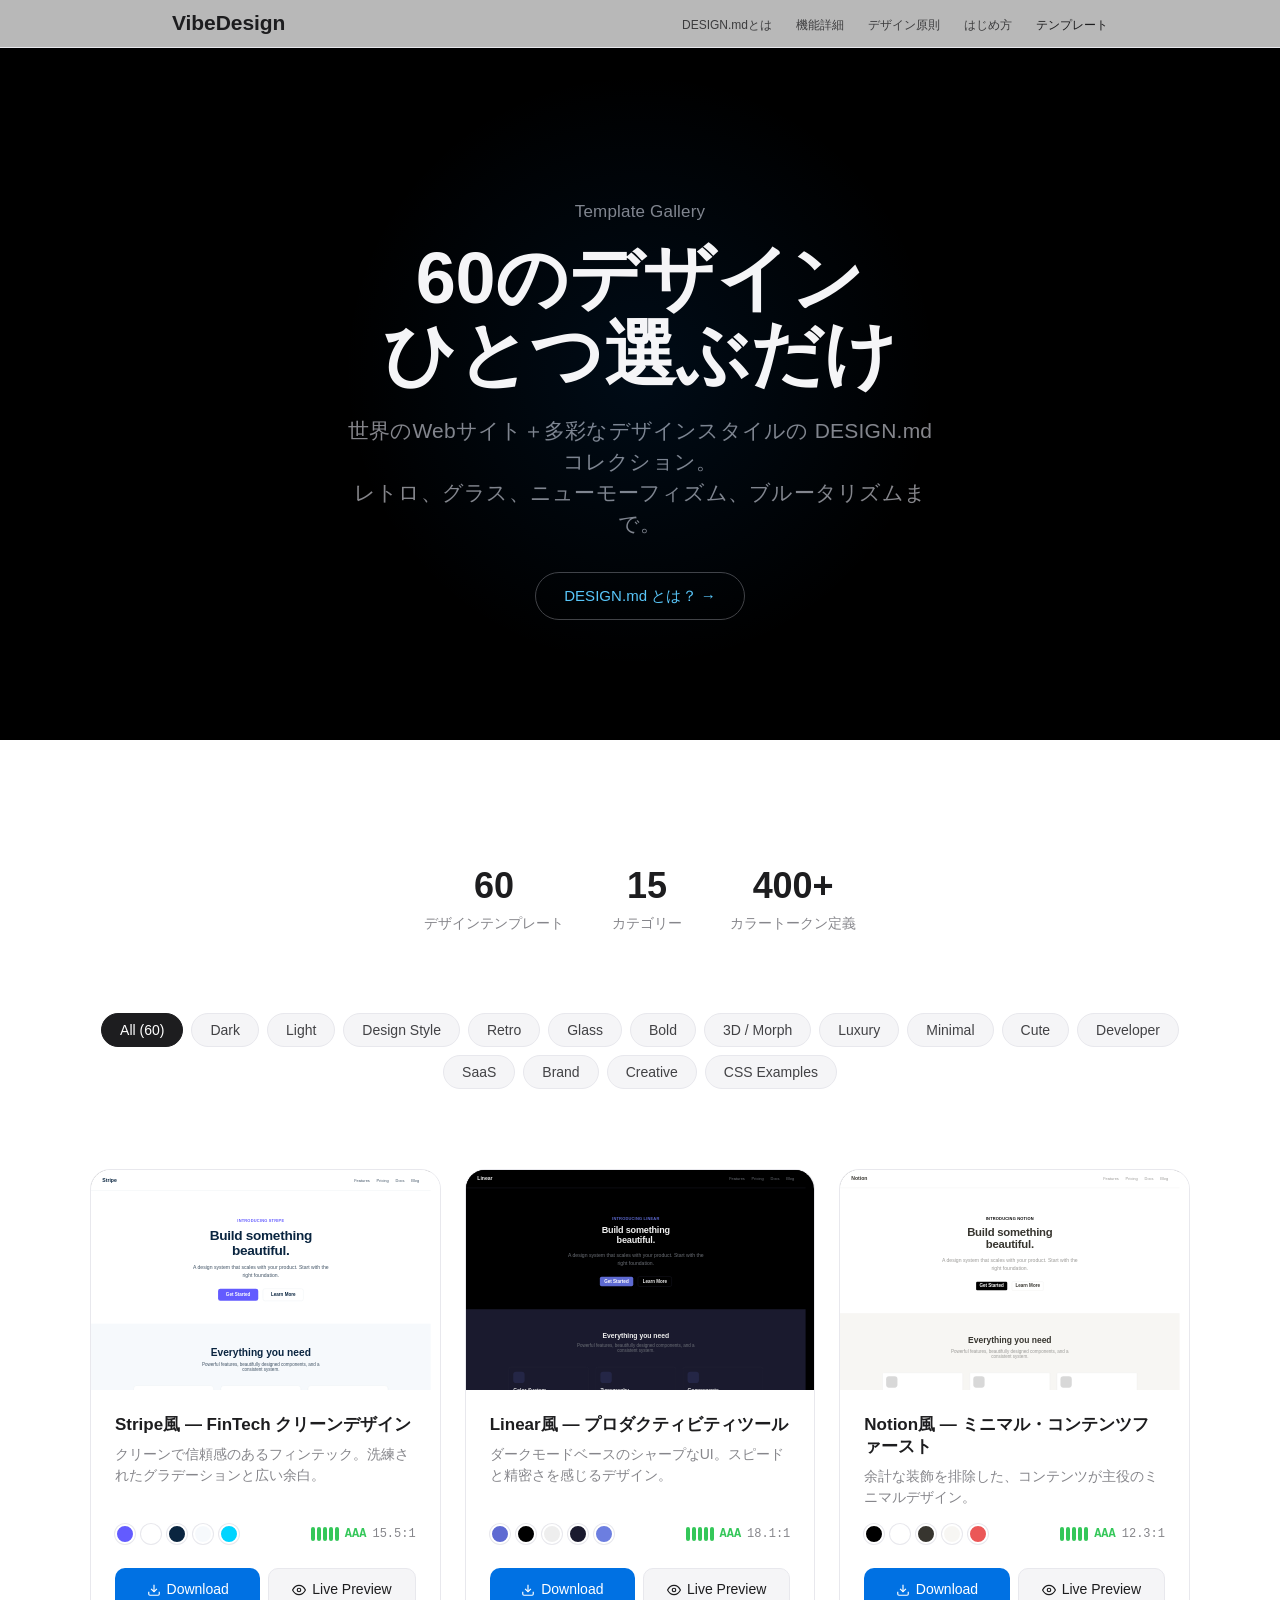
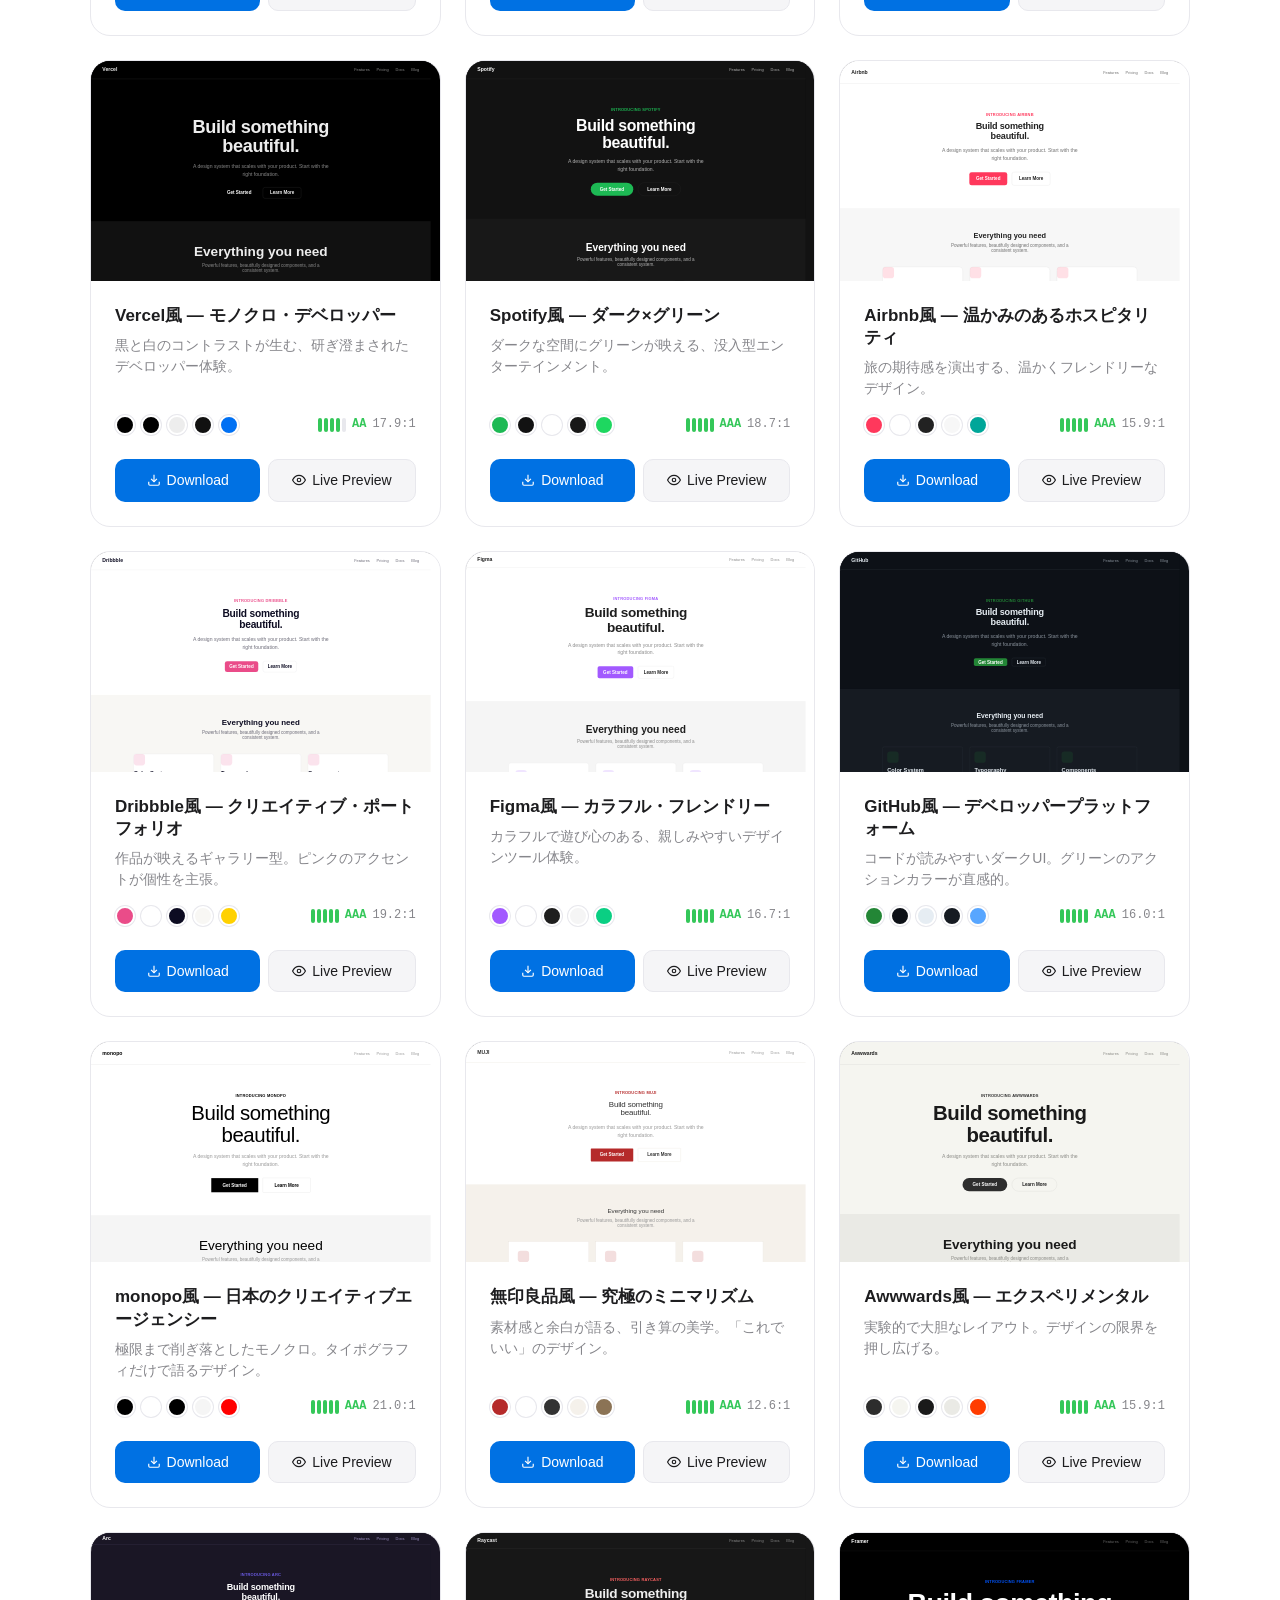
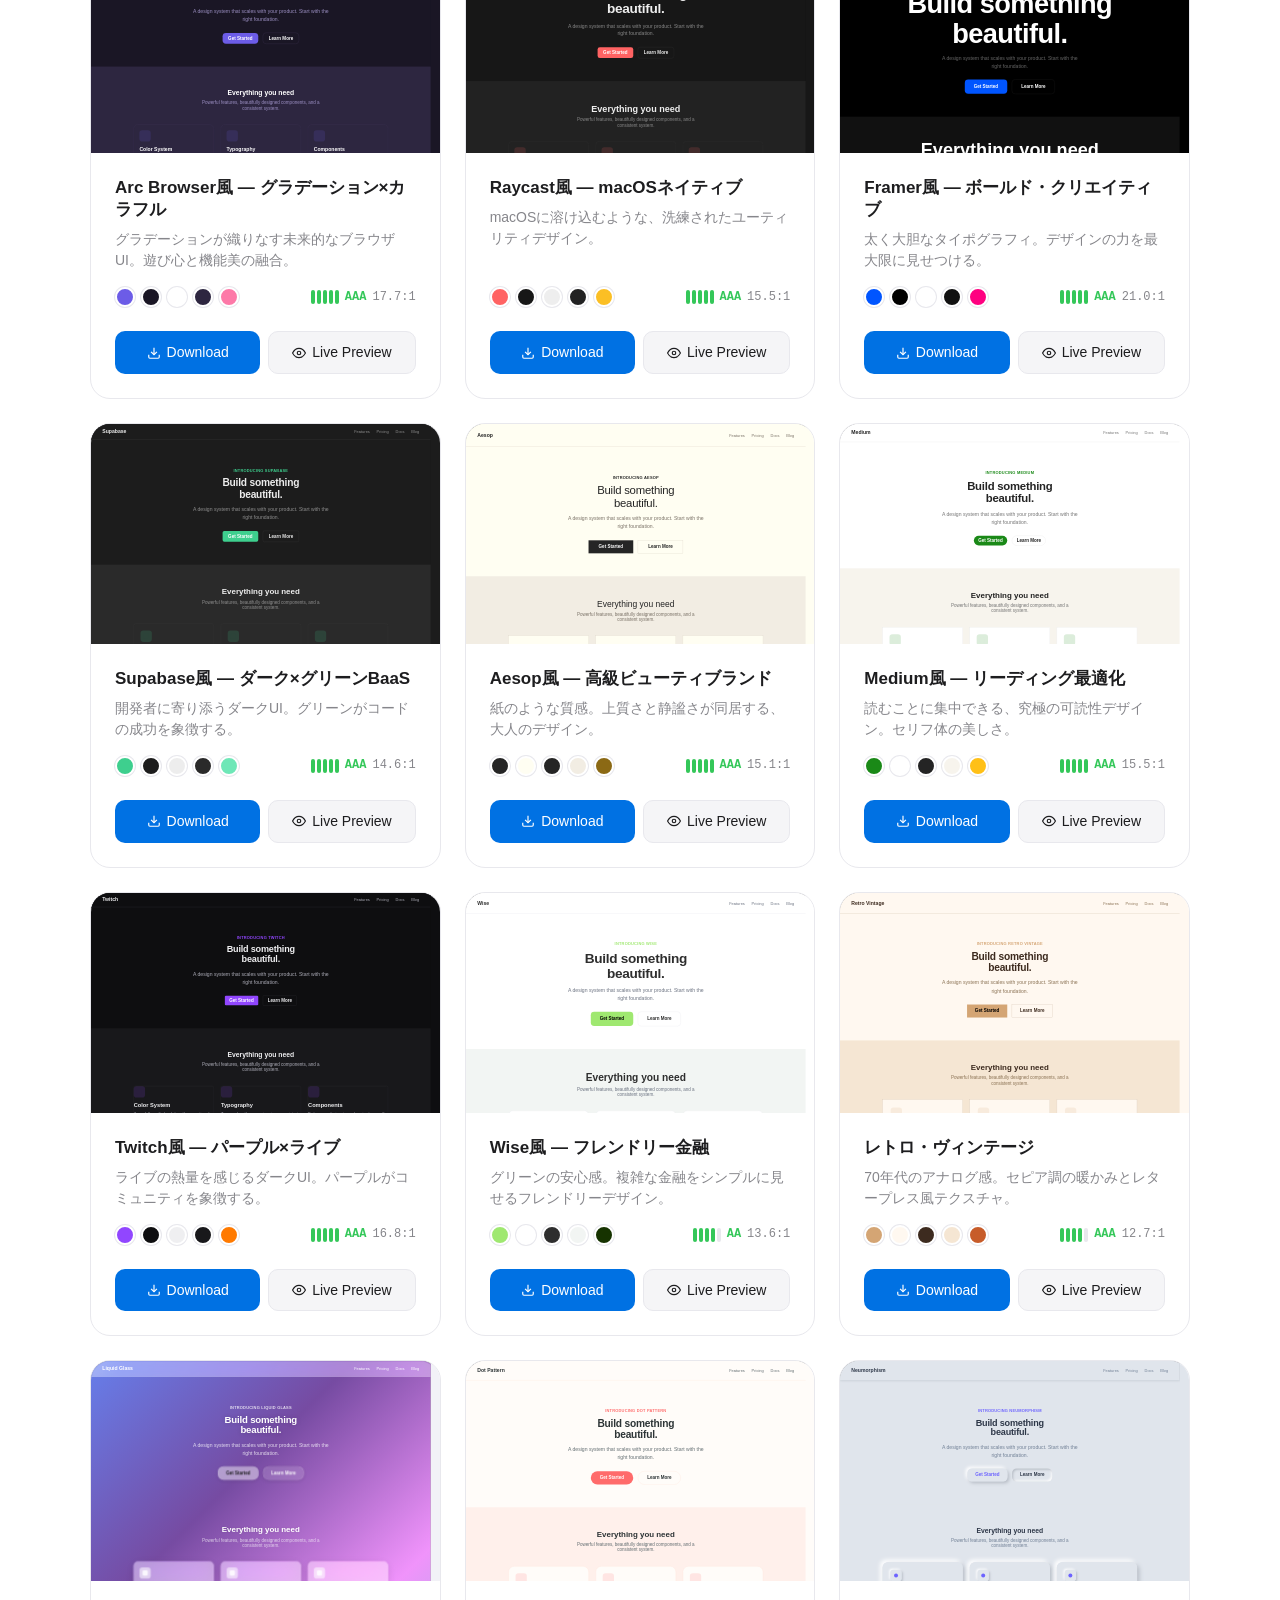
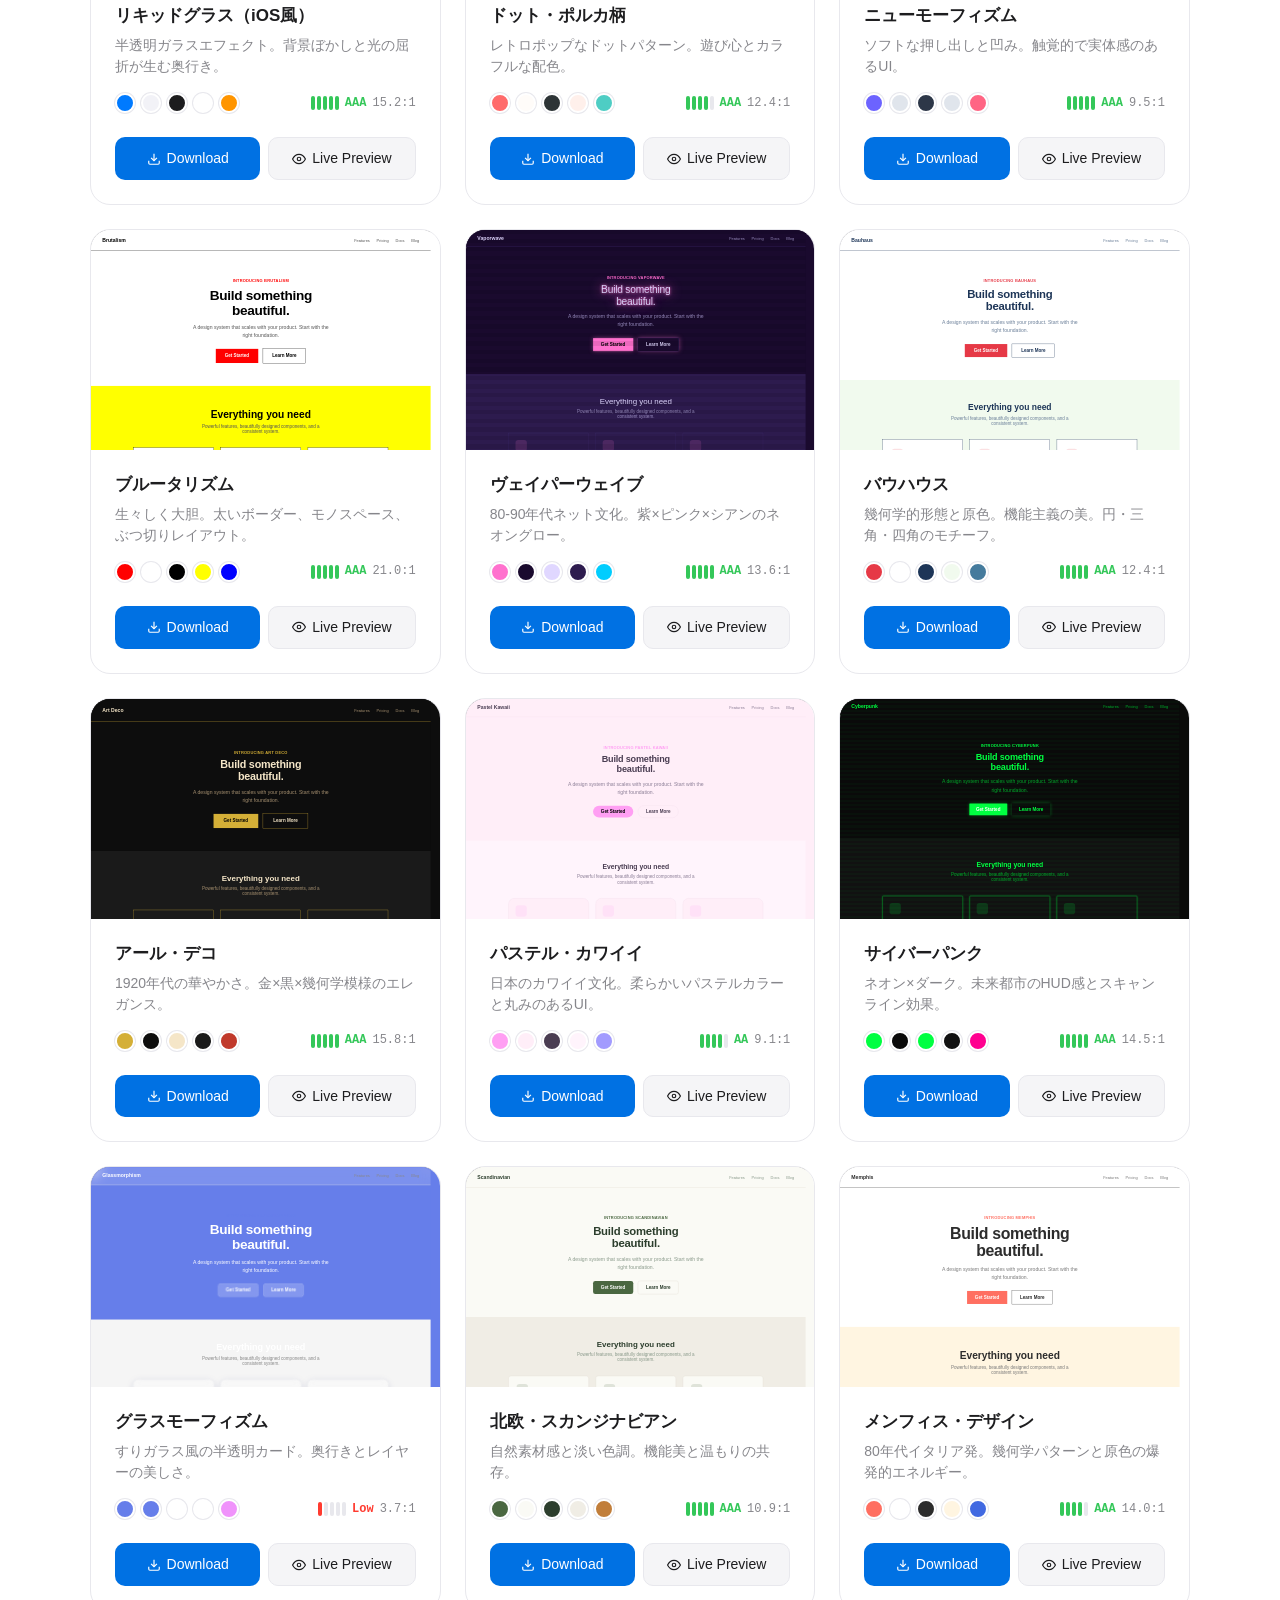
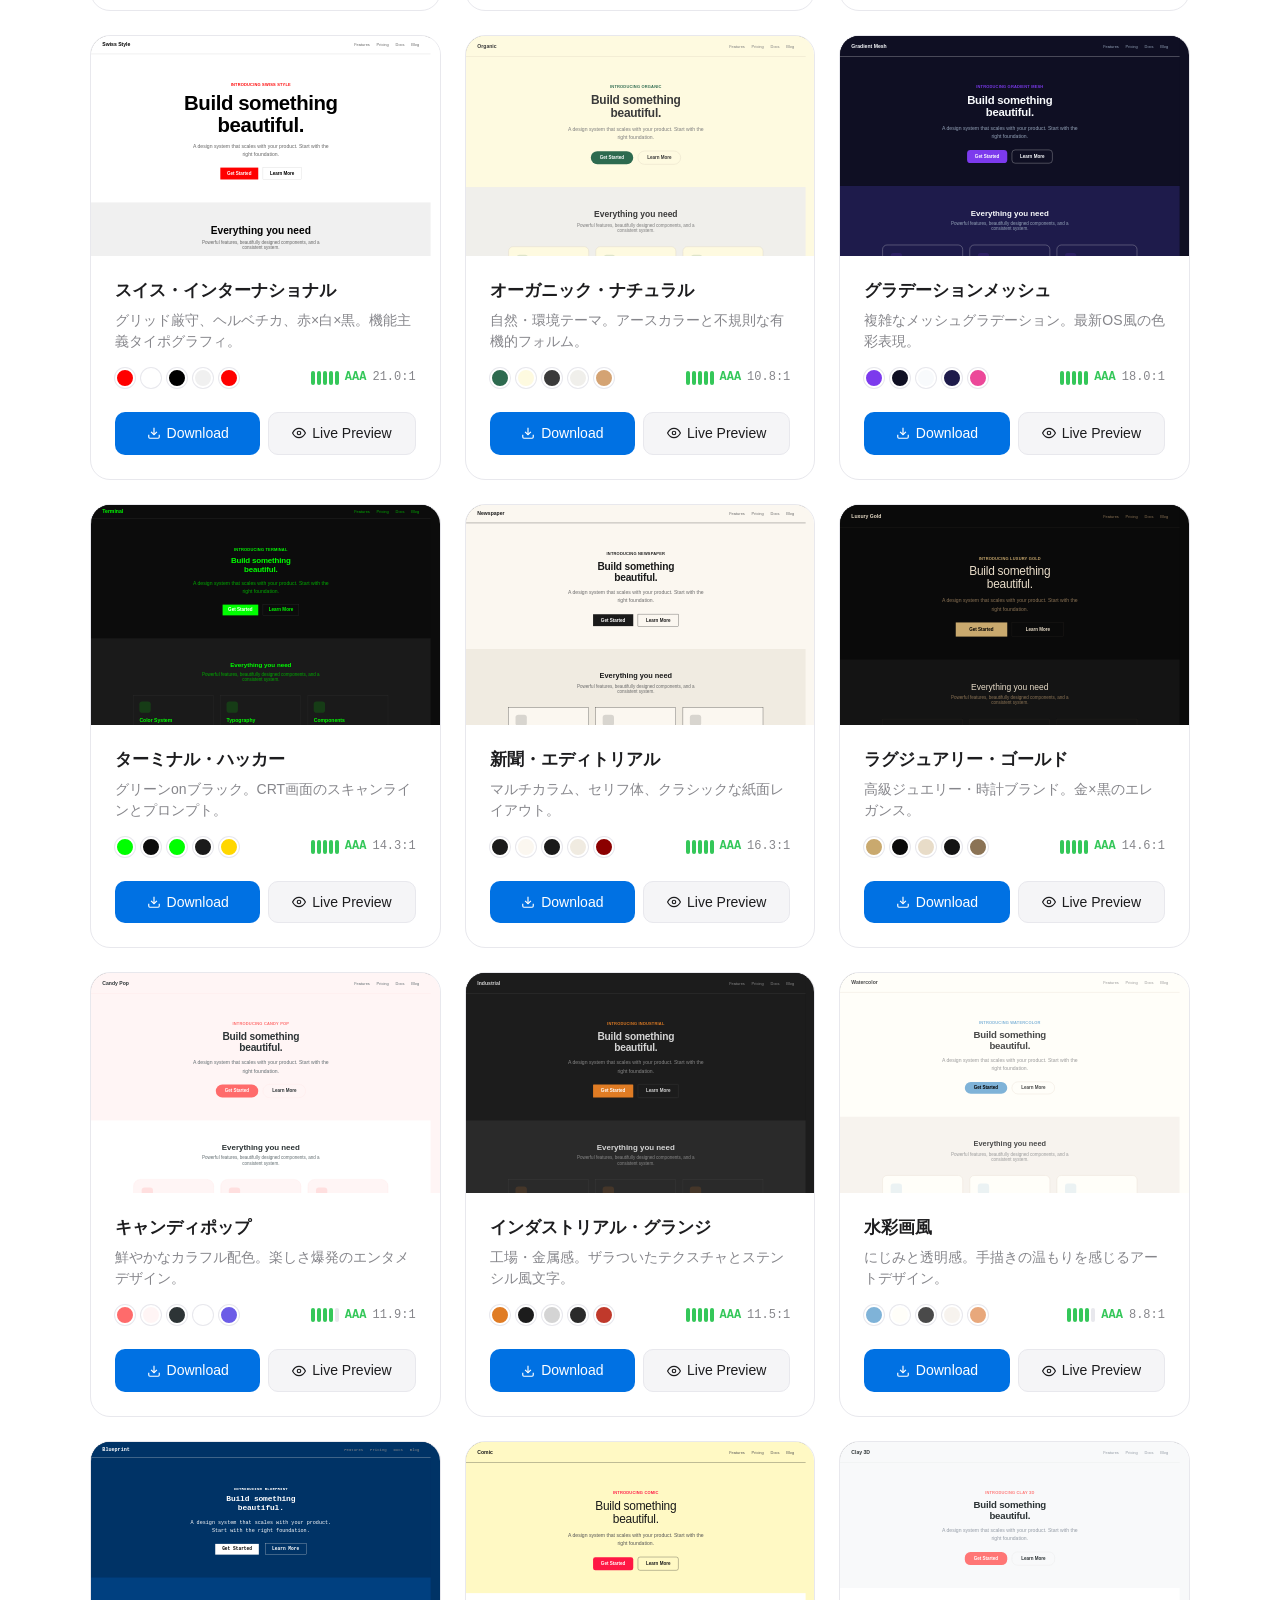
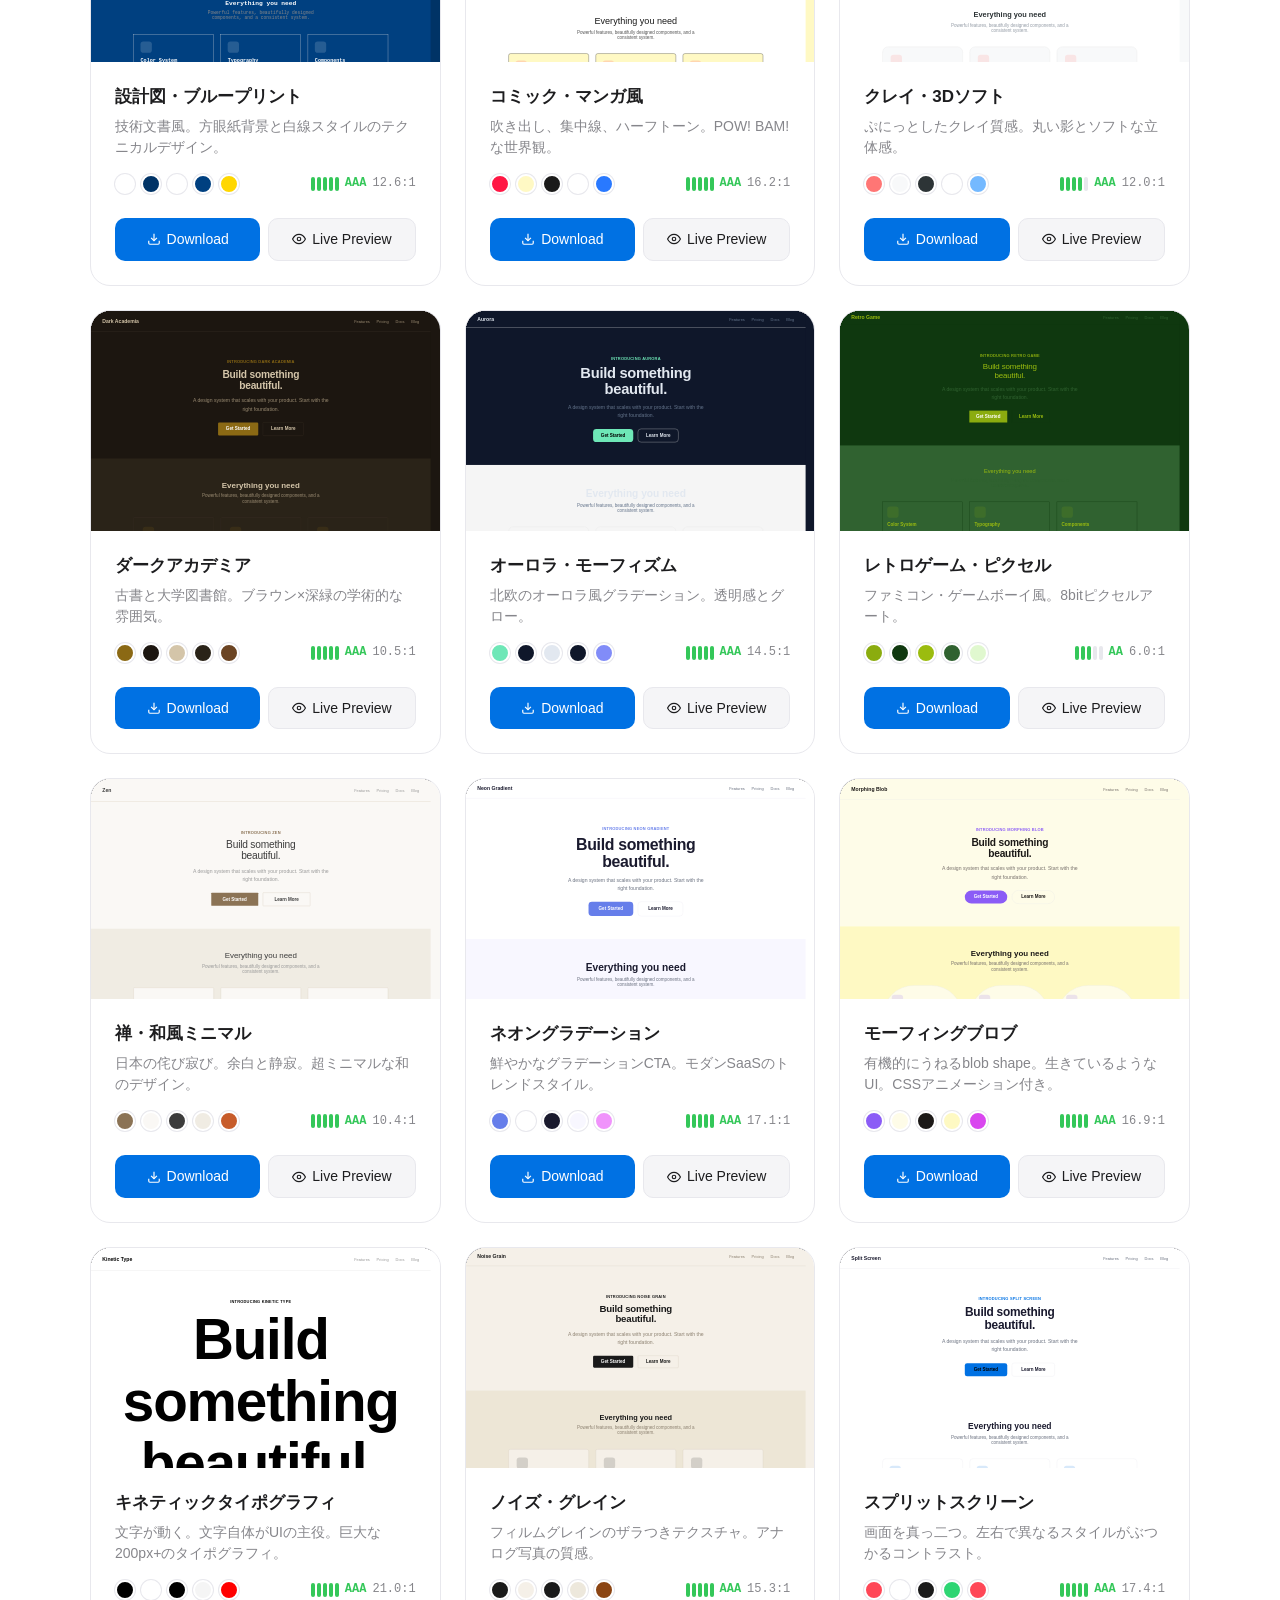
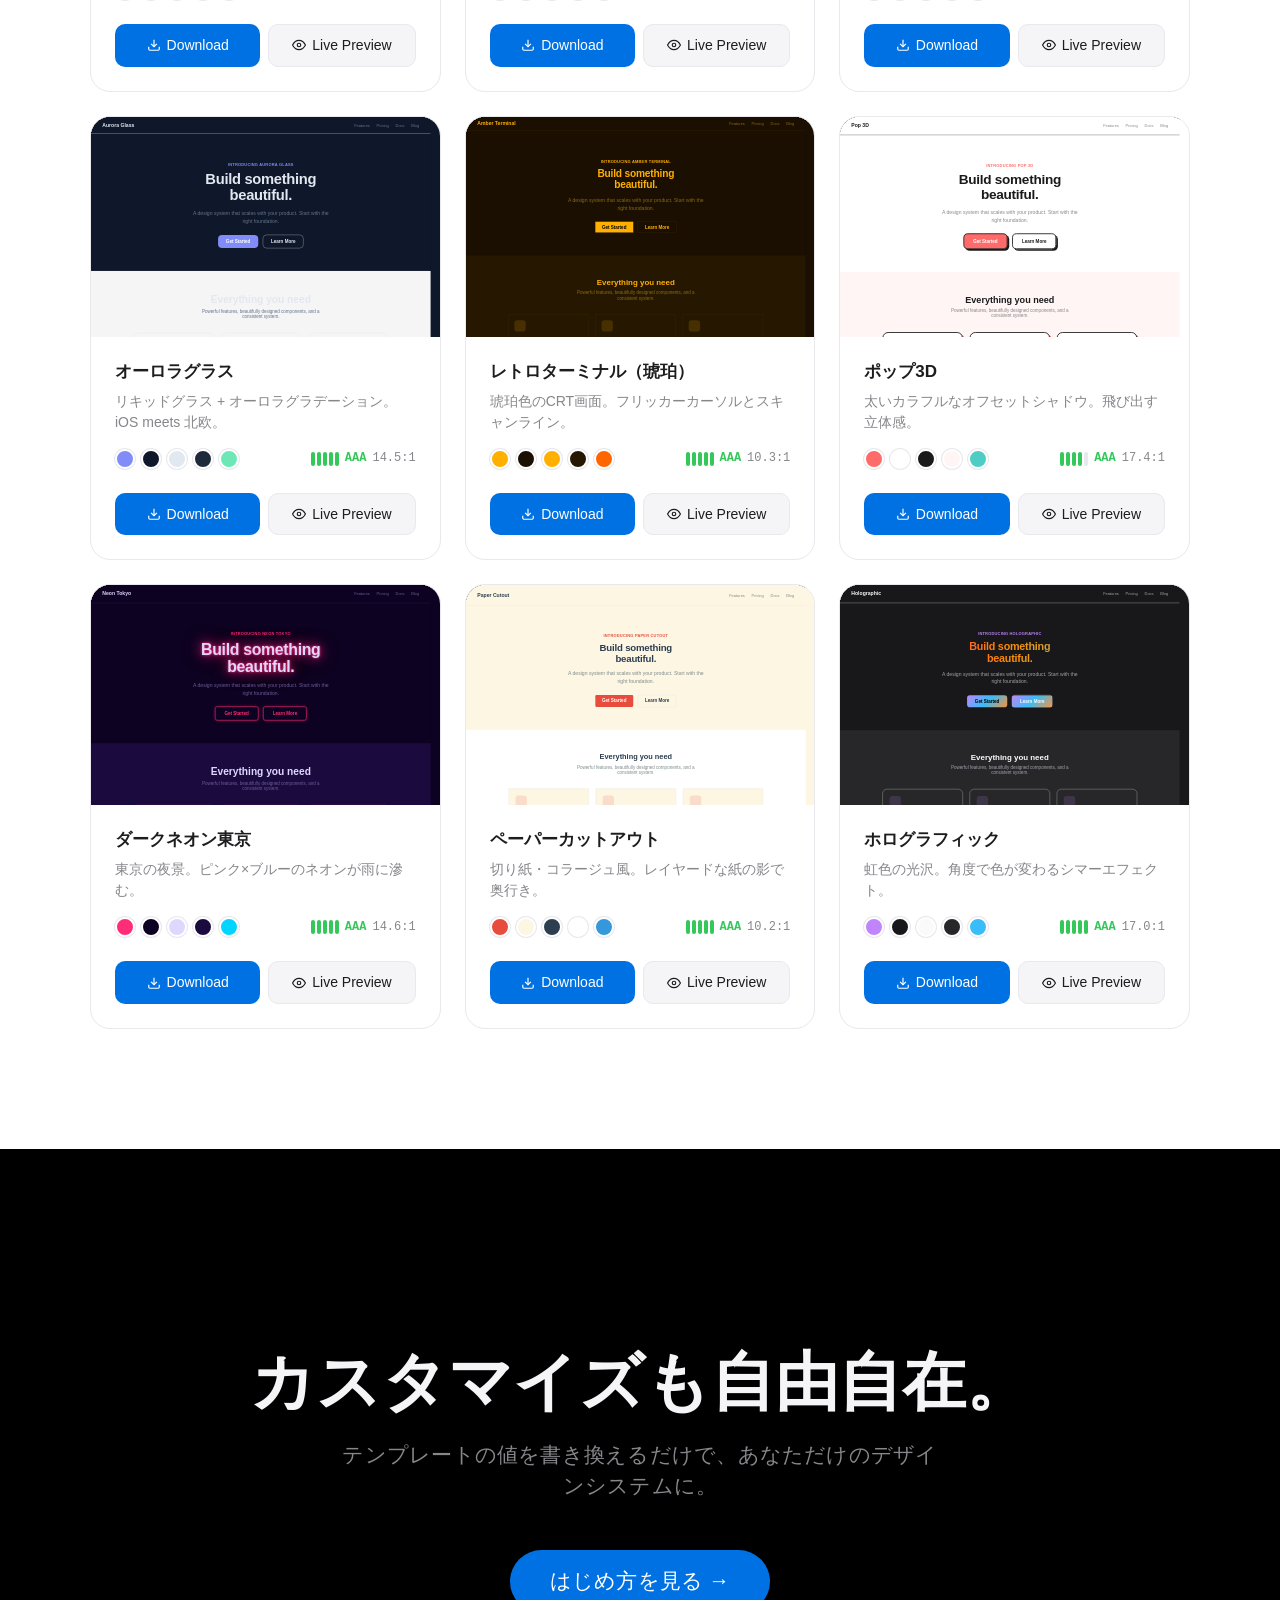
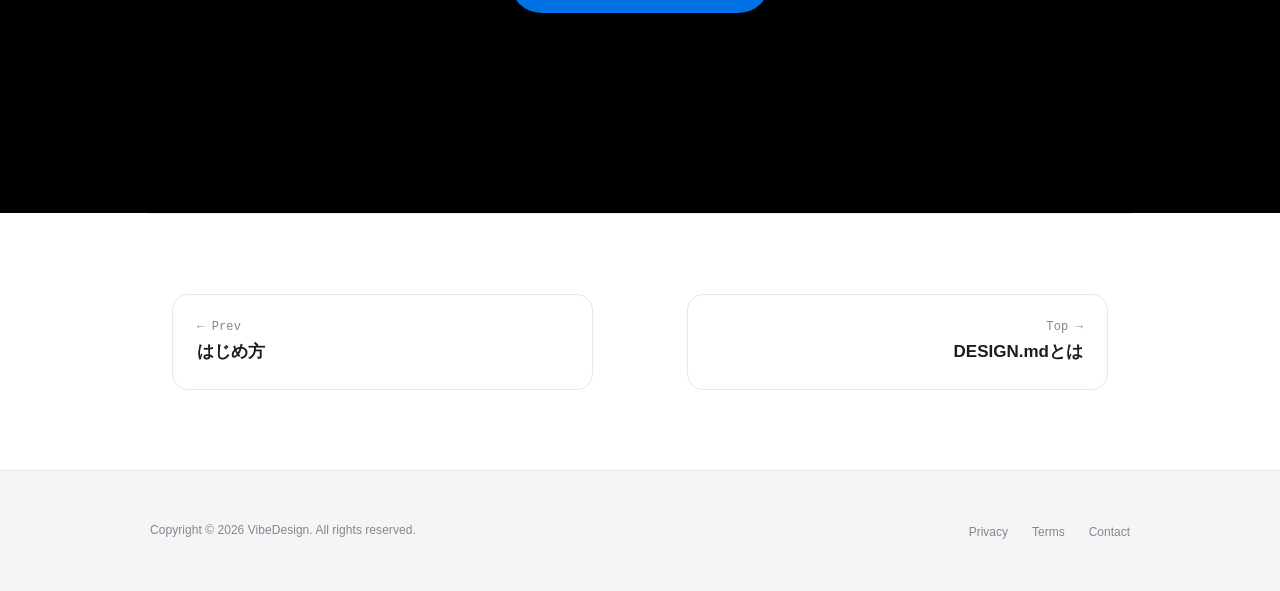
<file: gallery.html>
<!DOCTYPE html>
<html lang="ja">
<head>
  <meta charset="UTF-8">
  <meta name="viewport" content="width=device-width, initial-scale=1.0">
  <title>Gallery — VibeDesign</title>
  <link rel="stylesheet" href="styles.css">
  <style>
    /* ============================================
       Gallery Page Specific Styles
       ============================================ */
    .gallery-grid {
      display: grid;
      grid-template-columns: repeat(3, 1fr);
      gap: var(--space-md);
    }

    .gallery-card {
      border-radius: 20px;
      overflow: hidden;
      border: 1px solid var(--light-gray);
      transition: transform 0.3s ease, box-shadow 0.3s ease;
      background: var(--white);
      display: flex;
      flex-direction: column;
    }

    .gallery-card:hover {
      transform: translateY(-4px);
      box-shadow: 0 12px 40px rgba(0, 0, 0, 0.1);
    }

    .gallery-preview {
      height: 220px;
      position: relative;
      overflow: hidden;
      cursor: pointer;
    }

    .gallery-preview-iframe {
      width: 1200px;
      height: 900px;
      border: none;
      transform: scale(0.283);
      transform-origin: top left;
      pointer-events: none;
      position: absolute;
      top: 0;
      left: 0;
    }

    .gallery-preview-overlay {
      position: absolute;
      inset: 0;
      z-index: 1;
    }

    .gallery-preview-loading {
      position: absolute;
      inset: 0;
      display: flex;
      align-items: center;
      justify-content: center;
      background: var(--off-white);
      font-size: 13px;
      color: var(--mid-gray);
      z-index: 0;
    }

    .gallery-info {
      padding: var(--space-md);
      display: flex;
      flex-direction: column;
      gap: 8px;
      flex: 1;
    }

    .gallery-card-title {
      font-size: 17px;
      font-weight: 600;
      color: var(--near-black);
      line-height: 1.3;
    }

    .gallery-card-vibe {
      font-size: 14px;
      color: var(--mid-gray);
      line-height: 1.5;
      flex: 1;
    }

    .gallery-meta-row {
      display: flex;
      align-items: center;
      justify-content: space-between;
      margin-top: 8px;
    }

    .gallery-colors {
      display: flex;
      gap: 6px;
    }

    .gallery-color-dot {
      width: 20px;
      height: 20px;
      border-radius: 50%;
      border: 2px solid var(--white);
      box-shadow: 0 0 0 1px var(--light-gray);
    }

    .gallery-score {
      display: flex;
      align-items: center;
      gap: 6px;
      font-size: 12px;
      font-family: var(--font-mono);
      white-space: nowrap;
    }

    .score-bar {
      display: flex;
      gap: 2px;
      align-items: center;
    }

    .score-pip {
      width: 4px;
      height: 14px;
      border-radius: 2px;
      background: var(--light-gray);
    }

    .score-pip.active { background: #34C759; }
    .score-pip.warn { background: #FF9500; }
    .score-pip.fail { background: #FF3B30; }

    .score-label {
      color: var(--mid-gray);
    }

    .score-value {
      font-weight: 600;
    }
    .score-value.aaa { color: #34C759; }
    .score-value.aa { color: #34C759; }
    .score-value.aa-large { color: #FF9500; }
    .score-value.fail { color: #FF3B30; }

    .gallery-actions {
      padding: 0 var(--space-md) var(--space-md);
      display: flex;
      gap: 8px;
    }

    .gallery-btn {
      flex: 1;
      display: inline-flex;
      align-items: center;
      justify-content: center;
      gap: 6px;
      padding: 10px 16px;
      border-radius: 10px;
      font-size: 14px;
      font-weight: 500;
      font-family: var(--font-primary);
      cursor: pointer;
      transition: all 0.2s ease;
      text-decoration: none;
      border: none;
    }

    .gallery-btn-download {
      background: var(--blue);
      color: var(--white);
    }
    .gallery-btn-download:hover {
      background: var(--blue-hover);
      color: var(--white);
      text-decoration: none;
    }

    .gallery-btn-preview {
      background: var(--off-white);
      color: var(--near-black);
      border: 1px solid var(--light-gray);
    }
    .gallery-btn-preview:hover {
      background: var(--light-gray);
      text-decoration: none;
      color: var(--near-black);
    }

    /* Filter Tags */
    .filter-bar {
      display: flex;
      flex-wrap: wrap;
      gap: 8px;
      justify-content: center;
      margin-bottom: var(--space-xl);
    }

    .filter-tag {
      padding: 8px 18px;
      border-radius: 980px;
      font-size: 14px;
      font-weight: 500;
      cursor: pointer;
      transition: all 0.2s ease;
      background: var(--off-white);
      color: var(--dark-gray);
      border: 1px solid var(--light-gray);
      font-family: var(--font-primary);
    }

    .filter-tag:hover,
    .filter-tag.active {
      background: var(--near-black);
      color: var(--white);
      border-color: var(--near-black);
    }

    /* Stats bar */
    .gallery-stats {
      display: flex;
      justify-content: center;
      gap: var(--space-lg);
      margin-bottom: var(--space-xl);
    }

    .gallery-stat {
      text-align: center;
    }

    .gallery-stat-number {
      font-size: 36px;
      font-weight: 700;
      color: var(--near-black);
      letter-spacing: -0.003em;
    }

    .gallery-stat-label {
      font-size: 14px;
      color: var(--mid-gray);
    }

    /* Modal */
    .modal-overlay {
      display: none;
      position: fixed;
      top: 0;
      left: 0;
      right: 0;
      bottom: 0;
      background: rgba(0, 0, 0, 0.6);
      backdrop-filter: blur(8px);
      z-index: 2000;
      align-items: center;
      justify-content: center;
      padding: 22px;
    }

    .modal-overlay.open {
      display: flex;
    }

    .modal {
      background: var(--white);
      border-radius: 20px;
      max-width: 700px;
      width: 100%;
      max-height: 80vh;
      overflow-y: auto;
      position: relative;
    }

    .modal-header {
      display: flex;
      justify-content: space-between;
      align-items: center;
      padding: var(--space-md) var(--space-md) 0;
      position: sticky;
      top: 0;
      background: var(--white);
      border-radius: 20px 20px 0 0;
      z-index: 1;
    }

    .modal-title {
      font-size: 21px;
      font-weight: 600;
    }

    .modal-close {
      width: 32px;
      height: 32px;
      border-radius: 50%;
      border: none;
      background: var(--off-white);
      color: var(--dark-gray);
      font-size: 18px;
      cursor: pointer;
      display: flex;
      align-items: center;
      justify-content: center;
      transition: background 0.2s;
    }
    .modal-close:hover {
      background: var(--light-gray);
    }

    .modal-body {
      padding: var(--space-md);
    }

    .modal-body pre {
      background: var(--near-black);
      color: var(--off-white);
      padding: var(--space-md);
      border-radius: 12px;
      font-size: 13px;
      font-family: var(--font-mono);
      line-height: 1.6;
      overflow-x: auto;
      white-space: pre-wrap;
      word-wrap: break-word;
    }

    /* Responsive */
    @media (max-width: 1068px) {
      .gallery-grid {
        grid-template-columns: repeat(2, 1fr);
      }
    }

    @media (max-width: 735px) {
      .gallery-grid {
        grid-template-columns: 1fr;
      }
      .gallery-stats {
        gap: var(--space-md);
      }
      .gallery-stat-number {
        font-size: 28px;
      }
    }
  </style>
</head>
<body>

  <!-- Navigation -->
  <nav class="nav">
    <div class="nav-inner">
      <a href="index.html" class="nav-logo">VibeDesign</a>
      <ul class="nav-links">
        <li><a href="index.html">DESIGN.mdとは</a></li>
        <li><a href="features.html">機能詳細</a></li>
        <li><a href="principles.html">デザイン原則</a></li>
        <li><a href="get-started.html">はじめ方</a></li>
        <li><a href="gallery.html" class="nav-active">テンプレート</a></li>
      </ul>
    </div>
  </nav>

  <!-- Page Hero -->
  <section class="page-hero">
    <p class="page-hero-label">Template Gallery</p>
    <h1 class="page-hero-title">60のデザイン<br>ひとつ選ぶだけ</h1>
    <p class="page-hero-subtitle">
      世界のWebサイト＋多彩なデザインスタイルの DESIGN.md コレクション。<br>
      レトロ、グラス、ニューモーフィズム、ブルータリズムまで。
    </p>
    <div style="margin-top: 32px;">
      <a href="index.html" class="btn btn-secondary" style="font-size: 15px;">DESIGN.md とは？ →</a>
    </div>
  </section>

  <!-- Gallery -->
  <section class="section">
    <div class="section-inner" style="max-width: 1100px;">

      <!-- Stats -->
      <div class="gallery-stats fade-in">
        <div class="gallery-stat">
          <div class="gallery-stat-number">60</div>
          <div class="gallery-stat-label">デザインテンプレート</div>
        </div>
        <div class="gallery-stat">
          <div class="gallery-stat-number">15</div>
          <div class="gallery-stat-label">カテゴリー</div>
        </div>
        <div class="gallery-stat">
          <div class="gallery-stat-number">400+</div>
          <div class="gallery-stat-label">カラートークン定義</div>
        </div>
      </div>

      <!-- Filters -->
      <div class="filter-bar" id="filterBar">
        <button class="filter-tag active" data-filter="all">All (60)</button>
        <button class="filter-tag" data-filter="dark">Dark</button>
        <button class="filter-tag" data-filter="light">Light</button>
        <button class="filter-tag" data-filter="style">Design Style</button>
        <button class="filter-tag" data-filter="retro">Retro</button>
        <button class="filter-tag" data-filter="glass">Glass</button>
        <button class="filter-tag" data-filter="bold">Bold</button>
        <button class="filter-tag" data-filter="3d">3D / Morph</button>
        <button class="filter-tag" data-filter="luxury">Luxury</button>
        <button class="filter-tag" data-filter="minimal">Minimal</button>
        <button class="filter-tag" data-filter="cute">Cute</button>
        <button class="filter-tag" data-filter="dev">Developer</button>
        <button class="filter-tag" data-filter="saas">SaaS</button>
        <button class="filter-tag" data-filter="brand">Brand</button>
        <button class="filter-tag" data-filter="creative">Creative</button>
        <button class="filter-tag" data-filter="css">CSS Examples</button>
      </div>

      <!-- Gallery Grid -->
      <div class="gallery-grid" id="galleryGrid">
        <!-- Cards are generated by JS below -->
      </div>
    </div>
  </section>

  <!-- CTA -->
  <section class="section-cta">
    <h2 class="cta-title fade-in">カスタマイズも自由自在。</h2>
    <p class="cta-subtitle fade-in">テンプレートの値を書き換えるだけで、あなただけのデザインシステムに。</p>
    <div class="fade-in" style="text-align: center;">
      <a href="get-started.html" class="btn btn-primary btn-large">はじめ方を見る →</a>
    </div>
  </section>

  <!-- Page Navigation -->
  <nav class="page-nav">
    <a href="get-started.html" class="page-nav-item prev">
      <span class="page-nav-dir">← Prev</span>
      <span class="page-nav-title">はじめ方</span>
    </a>
    <a href="index.html" class="page-nav-item next">
      <span class="page-nav-dir">Top →</span>
      <span class="page-nav-title">DESIGN.mdとは</span>
    </a>
  </nav>

  <!-- Footer -->
  <footer class="footer">
    <div class="footer-inner">
      <p class="footer-text">Copyright &copy; 2026 VibeDesign. All rights reserved.</p>
      <ul class="footer-links">
        <li><a href="#">Privacy</a></li>
        <li><a href="#">Terms</a></li>
        <li><a href="#">Contact</a></li>
      </ul>
    </div>
  </footer>

  <!-- Preview Modal -->
  <div class="modal-overlay" id="previewModal">
    <div class="modal">
      <div class="modal-header">
        <h3 class="modal-title" id="modalTitle">Preview</h3>
        <button class="modal-close" id="modalClose">&times;</button>
      </div>
      <div class="modal-body">
        <pre id="modalContent">Loading...</pre>
      </div>
    </div>
  </div>

  <script>
    // Gallery data — 50 design.md templates
    const templates = [
      { id: "01-stripe", name: "Stripe", title: "Stripe風 — FinTech クリーンデザイン", vibe: "クリーンで信頼感のあるフィンテック。洗練されたグラデーションと広い余白。", primary: "#635BFF", bg: "#FFFFFF", text: "#0A2540", surface: "#F6F9FC", accent: "#00D4FF", tags: ["light", "saas"] },
      { id: "02-linear", name: "Linear", title: "Linear風 — プロダクティビティツール", vibe: "ダークモードベースのシャープなUI。スピードと精密さを感じるデザイン。", primary: "#5E6AD2", bg: "#000000", text: "#EEEEEE", surface: "#1A1A2E", accent: "#6C7EE0", tags: ["dark", "dev", "saas"] },
      { id: "03-notion", name: "Notion", title: "Notion風 — ミニマル・コンテンツファースト", vibe: "余計な装飾を排除した、コンテンツが主役のミニマルデザイン。", primary: "#000000", bg: "#FFFFFF", text: "#37352F", surface: "#F7F6F3", accent: "#EB5757", tags: ["light", "saas"] },
      { id: "04-vercel", name: "Vercel", title: "Vercel風 — モノクロ・デベロッパー", vibe: "黒と白のコントラストが生む、研ぎ澄まされたデベロッパー体験。", primary: "#000000", bg: "#000000", text: "#EDEDED", surface: "#111111", accent: "#0070F3", tags: ["dark", "dev"] },
      { id: "05-spotify", name: "Spotify", title: "Spotify風 — ダーク×グリーン", vibe: "ダークな空間にグリーンが映える、没入型エンターテインメント。", primary: "#1DB954", bg: "#121212", text: "#FFFFFF", surface: "#181818", accent: "#1ED760", tags: ["dark", "creative"] },
      { id: "06-airbnb", name: "Airbnb", title: "Airbnb風 — 温かみのあるホスピタリティ", vibe: "旅の期待感を演出する、温かくフレンドリーなデザイン。", primary: "#FF385C", bg: "#FFFFFF", text: "#222222", surface: "#F7F7F7", accent: "#00A699", tags: ["light", "brand"] },
      { id: "07-dribbble", name: "Dribbble", title: "Dribbble風 — クリエイティブ・ポートフォリオ", vibe: "作品が映えるギャラリー型。ピンクのアクセントが個性を主張。", primary: "#EA4C89", bg: "#FFFFFF", text: "#0D0C22", surface: "#F8F7F4", accent: "#FFD100", tags: ["light", "creative"] },
      { id: "08-figma", name: "Figma", title: "Figma風 — カラフル・フレンドリー", vibe: "カラフルで遊び心のある、親しみやすいデザインツール体験。", primary: "#A259FF", bg: "#FFFFFF", text: "#1E1E1E", surface: "#F5F5F5", accent: "#0ACF83", tags: ["light", "creative", "saas"] },
      { id: "09-github", name: "GitHub", title: "GitHub風 — デベロッパープラットフォーム", vibe: "コードが読みやすいダークUI。グリーンのアクションカラーが直感的。", primary: "#238636", bg: "#0D1117", text: "#E6EDF3", surface: "#161B22", accent: "#58A6FF", tags: ["dark", "dev"] },
      { id: "10-monopo", name: "monopo", title: "monopo風 — 日本のクリエイティブエージェンシー", vibe: "極限まで削ぎ落としたモノクロ。タイポグラフィだけで語るデザイン。", primary: "#000000", bg: "#FFFFFF", text: "#000000", surface: "#F5F5F5", accent: "#FF0000", tags: ["light", "creative", "brand"] },
      { id: "11-muji", name: "MUJI", title: "無印良品風 — 究極のミニマリズム", vibe: "素材感と余白が語る、引き算の美学。「これでいい」のデザイン。", primary: "#B52A2A", bg: "#FFFFFF", text: "#333333", surface: "#F5F1EB", accent: "#8B7355", tags: ["light", "brand"] },
      { id: "12-awwwards", name: "Awwwards", title: "Awwwards風 — エクスペリメンタル", vibe: "実験的で大胆なレイアウト。デザインの限界を押し広げる。", primary: "#2D2D2D", bg: "#F5F5F0", text: "#1A1A1A", surface: "#EAEAE5", accent: "#FF3C00", tags: ["light", "creative"] },
      { id: "13-arc", name: "Arc", title: "Arc Browser風 — グラデーション×カラフル", vibe: "グラデーションが織りなす未来的なブラウザUI。遊び心と機能美の融合。", primary: "#6C5CE7", bg: "#1A1625", text: "#FFFFFF", surface: "#2D2640", accent: "#FD79A8", tags: ["dark", "creative"] },
      { id: "14-raycast", name: "Raycast", title: "Raycast風 — macOSネイティブ", vibe: "macOSに溶け込むような、洗練されたユーティリティデザイン。", primary: "#FF6363", bg: "#171717", text: "#EEEEEE", surface: "#222222", accent: "#FBBF24", tags: ["dark", "dev"] },
      { id: "15-framer", name: "Framer", title: "Framer風 — ボールド・クリエイティブ", vibe: "太く大胆なタイポグラフィ。デザインの力を最大限に見せつける。", primary: "#0055FF", bg: "#000000", text: "#FFFFFF", surface: "#111111", accent: "#FF0080", tags: ["dark", "creative", "saas"] },
      { id: "16-supabase", name: "Supabase", title: "Supabase風 — ダーク×グリーンBaaS", vibe: "開発者に寄り添うダークUI。グリーンがコードの成功を象徴する。", primary: "#3ECF8E", bg: "#1C1C1C", text: "#EDEDED", surface: "#2A2A2A", accent: "#6EE7B7", tags: ["dark", "dev", "saas"] },
      { id: "17-aesop", name: "Aesop", title: "Aesop風 — 高級ビューティブランド", vibe: "紙のような質感。上質さと静謐さが同居する、大人のデザイン。", primary: "#252525", bg: "#FFFEF2", text: "#252525", surface: "#F2EDE3", accent: "#8B6914", tags: ["light", "brand"] },
      { id: "18-medium", name: "Medium", title: "Medium風 — リーディング最適化", vibe: "読むことに集中できる、究極の可読性デザイン。セリフ体の美しさ。", primary: "#1A8917", bg: "#FFFFFF", text: "#242424", surface: "#F7F4ED", accent: "#FFC017", tags: ["light", "saas"] },
      { id: "19-twitch", name: "Twitch", title: "Twitch風 — パープル×ライブ", vibe: "ライブの熱量を感じるダークUI。パープルがコミュニティを象徴する。", primary: "#9146FF", bg: "#0E0E10", text: "#EFEFF1", surface: "#18181B", accent: "#FF7A00", tags: ["dark", "creative"] },
      { id: "20-wise", name: "Wise", title: "Wise風 — フレンドリー金融", vibe: "グリーンの安心感。複雑な金融をシンプルに見せるフレンドリーデザイン。", primary: "#9FE870", bg: "#FFFFFF", text: "#2E2E2E", surface: "#F2F5F3", accent: "#163300", tags: ["light", "brand", "saas"] },
      // --- Design Style Variations (21-50) ---
      { id: "21-retro", name: "Retro", title: "レトロ・ヴィンテージ", vibe: "70年代のアナログ感。セピア調の暖かみとレタープレス風テクスチャ。", primary: "#D4A574", bg: "#FFF8F0", text: "#3D2B1F", surface: "#F5E6D3", accent: "#C75C2A", tags: ["light", "style", "retro"] },
      { id: "22-liquid-glass", name: "Liquid Glass", title: "リキッドグラス（iOS風）", vibe: "半透明ガラスエフェクト。背景ぼかしと光の屈折が生む奥行き。", primary: "#007AFF", bg: "#F2F2F7", text: "#1C1C1E", surface: "#FFFFFF", accent: "#FF9500", tags: ["light", "style", "glass"] },
      { id: "23-dot-pattern", name: "Dot Pattern", title: "ドット・ポルカ柄", vibe: "レトロポップなドットパターン。遊び心とカラフルな配色。", primary: "#FF6B6B", bg: "#FFFCF9", text: "#2D3436", surface: "#FFF0EB", accent: "#4ECDC4", tags: ["light", "style", "retro"] },
      { id: "24-neumorphism", name: "Neumorphism", title: "ニューモーフィズム", vibe: "ソフトな押し出しと凹み。触覚的で実体感のあるUI。", primary: "#6C63FF", bg: "#E0E5EC", text: "#2D3748", surface: "#E0E5EC", accent: "#FF6584", tags: ["light", "style", "3d"] },
      { id: "25-brutalism", name: "Brutalism", title: "ブルータリズム", vibe: "生々しく大胆。太いボーダー、モノスペース、ぶつ切りレイアウト。", primary: "#FF0000", bg: "#FFFFFF", text: "#000000", surface: "#FFFF00", accent: "#0000FF", tags: ["light", "style", "bold"] },
      { id: "26-vaporwave", name: "Vaporwave", title: "ヴェイパーウェイブ", vibe: "80-90年代ネット文化。紫×ピンク×シアンのネオングロー。", primary: "#FF71CE", bg: "#1A0A2E", text: "#E0D7FF", surface: "#2D1B4E", accent: "#01CDFE", tags: ["dark", "style", "retro"] },
      { id: "27-bauhaus", name: "Bauhaus", title: "バウハウス", vibe: "幾何学的形態と原色。機能主義の美。円・三角・四角のモチーフ。", primary: "#E63946", bg: "#FFFFFF", text: "#1D3557", surface: "#F1FAEE", accent: "#457B9D", tags: ["light", "style", "bold"] },
      { id: "28-art-deco", name: "Art Deco", title: "アール・デコ", vibe: "1920年代の華やかさ。金×黒×幾何学模様のエレガンス。", primary: "#D4AF37", bg: "#0D0D0D", text: "#F5E6C8", surface: "#1A1A1A", accent: "#C0392B", tags: ["dark", "style", "luxury"] },
      { id: "29-pastel-kawaii", name: "Pastel Kawaii", title: "パステル・カワイイ", vibe: "日本のカワイイ文化。柔らかいパステルカラーと丸みのあるUI。", primary: "#FF9FF3", bg: "#FFEEF8", text: "#4A3D52", surface: "#FFF4FC", accent: "#A29BFE", tags: ["light", "style", "cute"] },
      { id: "30-cyberpunk", name: "Cyberpunk", title: "サイバーパンク", vibe: "ネオン×ダーク。未来都市のHUD感とスキャンライン効果。", primary: "#00FF41", bg: "#0A0A0A", text: "#00FF41", surface: "#111111", accent: "#FF0090", tags: ["dark", "style", "bold"] },
      { id: "31-glassmorphism", name: "Glassmorphism", title: "グラスモーフィズム", vibe: "すりガラス風の半透明カード。奥行きとレイヤーの美しさ。", primary: "#667EEA", bg: "#667EEA", text: "#FFFFFF", surface: "#FFFFFF", accent: "#F093FB", tags: ["dark", "style", "glass"] },
      { id: "32-scandinavian", name: "Scandinavian", title: "北欧・スカンジナビアン", vibe: "自然素材感と淡い色調。機能美と温もりの共存。", primary: "#4A6741", bg: "#FAFAF5", text: "#2C3E2D", surface: "#F0EDE5", accent: "#C17E3A", tags: ["light", "style", "minimal"] },
      { id: "33-memphis", name: "Memphis", title: "メンフィス・デザイン", vibe: "80年代イタリア発。幾何学パターンと原色の爆発的エネルギー。", primary: "#FF6F61", bg: "#FFFFFF", text: "#2C2C2C", surface: "#FFF5E1", accent: "#4169E1", tags: ["light", "style", "bold"] },
      { id: "34-swiss", name: "Swiss Style", title: "スイス・インターナショナル", vibe: "グリッド厳守、ヘルベチカ、赤×白×黒。機能主義タイポグラフィ。", primary: "#FF0000", bg: "#FFFFFF", text: "#000000", surface: "#F0F0F0", accent: "#FF0000", tags: ["light", "style", "minimal"] },
      { id: "35-organic", name: "Organic", title: "オーガニック・ナチュラル", vibe: "自然・環境テーマ。アースカラーと不規則な有機的フォルム。", primary: "#2D6A4F", bg: "#FEFAE0", text: "#3A3A3A", surface: "#F0EFEB", accent: "#D4A373", tags: ["light", "style", "natural"] },
      { id: "36-gradient-mesh", name: "Gradient Mesh", title: "グラデーションメッシュ", vibe: "複雑なメッシュグラデーション。最新OS風の色彩表現。", primary: "#7C3AED", bg: "#0F0F23", text: "#F8FAFC", surface: "#1E1B4B", accent: "#EC4899", tags: ["dark", "style", "modern"] },
      { id: "37-terminal", name: "Terminal", title: "ターミナル・ハッカー", vibe: "グリーンonブラック。CRT画面のスキャンラインとプロンプト。", primary: "#00FF00", bg: "#0C0C0C", text: "#00FF00", surface: "#1A1A1A", accent: "#FFD700", tags: ["dark", "dev", "retro"] },
      { id: "38-newspaper", name: "Newspaper", title: "新聞・エディトリアル", vibe: "マルチカラム、セリフ体、クラシックな紙面レイアウト。", primary: "#1A1A1A", bg: "#FBF7F0", text: "#1A1A1A", surface: "#F0EBE1", accent: "#8B0000", tags: ["light", "style", "editorial"] },
      { id: "39-luxury-gold", name: "Luxury Gold", title: "ラグジュアリー・ゴールド", vibe: "高級ジュエリー・時計ブランド。金×黒のエレガンス。", primary: "#C9A96E", bg: "#0A0A0A", text: "#E8DCC8", surface: "#141414", accent: "#8B7355", tags: ["dark", "style", "luxury"] },
      { id: "40-candy-pop", name: "Candy Pop", title: "キャンディポップ", vibe: "鮮やかなカラフル配色。楽しさ爆発のエンタメデザイン。", primary: "#FF6B6B", bg: "#FFF5F5", text: "#2D3436", surface: "#FFFFFF", accent: "#6C5CE7", tags: ["light", "style", "cute"] },
      { id: "41-industrial", name: "Industrial", title: "インダストリアル・グランジ", vibe: "工場・金属感。ザラついたテクスチャとステンシル風文字。", primary: "#E07C24", bg: "#1C1C1C", text: "#D4D4D4", surface: "#2A2A2A", accent: "#C0392B", tags: ["dark", "style", "bold"] },
      { id: "42-watercolor", name: "Watercolor", title: "水彩画風", vibe: "にじみと透明感。手描きの温もりを感じるアートデザイン。", primary: "#7FB3D8", bg: "#FFFEF9", text: "#4A4A4A", surface: "#F7F3EE", accent: "#E8A87C", tags: ["light", "style", "natural"] },
      { id: "43-blueprint", name: "Blueprint", title: "設計図・ブループリント", vibe: "技術文書風。方眼紙背景と白線スタイルのテクニカルデザイン。", primary: "#FFFFFF", bg: "#003366", text: "#FFFFFF", surface: "#004080", accent: "#FFD700", tags: ["dark", "dev", "retro"] },
      { id: "44-comic", name: "Comic", title: "コミック・マンガ風", vibe: "吹き出し、集中線、ハーフトーン。POW! BAM! な世界観。", primary: "#FF1744", bg: "#FFF9C4", text: "#1A1A1A", surface: "#FFFFFF", accent: "#2979FF", tags: ["light", "style", "bold"] },
      { id: "45-clay-3d", name: "Clay 3D", title: "クレイ・3Dソフト", vibe: "ぷにっとしたクレイ質感。丸い影とソフトな立体感。", primary: "#FF7675", bg: "#F8F9FA", text: "#2D3436", surface: "#FFFFFF", accent: "#74B9FF", tags: ["light", "style", "3d"] },
      { id: "46-dark-academia", name: "Dark Academia", title: "ダークアカデミア", vibe: "古書と大学図書館。ブラウン×深緑の学術的な雰囲気。", primary: "#8B6914", bg: "#1C1610", text: "#D4C5A9", surface: "#2A2318", accent: "#6B4423", tags: ["dark", "style", "luxury"] },
      { id: "47-aurora", name: "Aurora", title: "オーロラ・モーフィズム", vibe: "北欧のオーロラ風グラデーション。透明感とグロー。", primary: "#6EE7B7", bg: "#0F172A", text: "#E2E8F0", surface: "#0F172A", accent: "#818CF8", tags: ["dark", "style", "glass"] },
      { id: "48-retro-game", name: "Retro Game", title: "レトロゲーム・ピクセル", vibe: "ファミコン・ゲームボーイ風。8bitピクセルアート。", primary: "#8BAC0F", bg: "#0F380F", text: "#9BBC0F", surface: "#306230", accent: "#E0F8CF", tags: ["dark", "style", "retro"] },
      { id: "49-zen", name: "Zen", title: "禅・和風ミニマル", vibe: "日本の侘び寂び。余白と静寂。超ミニマルな和のデザイン。", primary: "#8B7355", bg: "#FAF8F5", text: "#3C3C3C", surface: "#F0ECE3", accent: "#C75C2A", tags: ["light", "style", "minimal"] },
      { id: "50-neon-gradient", name: "Neon Gradient", title: "ネオングラデーション", vibe: "鮮やかなグラデーションCTA。モダンSaaSのトレンドスタイル。", primary: "#667EEA", bg: "#FFFFFF", text: "#1A1A2E", surface: "#F8F7FF", accent: "#F093FB", tags: ["light", "saas", "modern"] },
      // --- Rich CSS / Edgy Designs (51-60) ---
      { id: "51-morphing-blob", name: "Morphing Blob", title: "モーフィングブロブ", vibe: "有機的にうねるblob shape。生きているようなUI。CSSアニメーション付き。", primary: "#8B5CF6", bg: "#FEFCE8", text: "#1C1917", surface: "#FEF9C3", accent: "#D946EF", tags: ["light", "style", "3d", "css"] },
      { id: "52-kinetic-type", name: "Kinetic Type", title: "キネティックタイポグラフィ", vibe: "文字が動く。文字自体がUIの主役。巨大な200px+のタイポグラフィ。", primary: "#000000", bg: "#FFFFFF", text: "#000000", surface: "#F5F5F5", accent: "#FF0000", tags: ["light", "style", "bold", "css"] },
      { id: "53-noise-grain", name: "Noise Grain", title: "ノイズ・グレイン", vibe: "フィルムグレインのザラつきテクスチャ。アナログ写真の質感。", primary: "#1A1A1A", bg: "#F5F0E8", text: "#1A1A1A", surface: "#EDE8DC", accent: "#8B4513", tags: ["light", "style", "retro", "css"] },
      { id: "54-split-screen", name: "Split Screen", title: "スプリットスクリーン", vibe: "画面を真っ二つ。左右で異なるスタイルがぶつかるコントラスト。", primary: "#FF4757", bg: "#FFFFFF", text: "#1A1A1A", surface: "#2ED573", accent: "#FF4757", tags: ["light", "style", "bold", "css"] },
      { id: "55-aurora-glass", name: "Aurora Glass", title: "オーロラグラス", vibe: "リキッドグラス + オーロラグラデーション。iOS meets 北欧。", primary: "#818CF8", bg: "#0F172A", text: "#E2E8F0", surface: "#1E293B", accent: "#6EE7B7", tags: ["dark", "style", "glass", "css"] },
      { id: "56-retro-terminal-amber", name: "Amber Terminal", title: "レトロターミナル（琥珀）", vibe: "琥珀色のCRT画面。フリッカーカーソルとスキャンライン。", primary: "#FFB000", bg: "#1A0F00", text: "#FFB000", surface: "#261800", accent: "#FF6600", tags: ["dark", "dev", "retro", "css"] },
      { id: "57-pop-3d", name: "Pop 3D", title: "ポップ3D", vibe: "太いカラフルなオフセットシャドウ。飛び出す立体感。", primary: "#FF6B6B", bg: "#FFFFFF", text: "#1A1A1A", surface: "#FFF5F5", accent: "#4ECDC4", tags: ["light", "style", "3d", "css"] },
      { id: "58-dark-neon-tokyo", name: "Neon Tokyo", title: "ダークネオン東京", vibe: "東京の夜景。ピンク×ブルーのネオンが雨に滲む。", primary: "#FF2D78", bg: "#0D0221", text: "#E0D7FF", surface: "#1A0A3E", accent: "#00D4FF", tags: ["dark", "style", "bold", "css"] },
      { id: "59-paper-cutout", name: "Paper Cutout", title: "ペーパーカットアウト", vibe: "切り紙・コラージュ風。レイヤードな紙の影で奥行き。", primary: "#E74C3C", bg: "#FDF6E3", text: "#2C3E50", surface: "#FFFFFF", accent: "#3498DB", tags: ["light", "style", "retro", "css"] },
      { id: "60-holographic", name: "Holographic", title: "ホログラフィック", vibe: "虹色の光沢。角度で色が変わるシマーエフェクト。", primary: "#C084FC", bg: "#18181B", text: "#FAFAFA", surface: "#27272A", accent: "#38BDF8", tags: ["dark", "style", "modern", "css"] }
    ];

    // WCAG 2.2 contrast ratio calculation
    function hexToRgb(hex) {
      hex = hex.replace('#', '');
      if (hex.length === 3) hex = hex[0]+hex[0]+hex[1]+hex[1]+hex[2]+hex[2];
      return [parseInt(hex.slice(0,2),16), parseInt(hex.slice(2,4),16), parseInt(hex.slice(4,6),16)];
    }

    function relativeLuminance([r,g,b]) {
      const [rs,gs,bs] = [r,g,b].map(c => {
        c = c / 255;
        return c <= 0.04045 ? c / 12.92 : Math.pow((c + 0.055) / 1.055, 2.4);
      });
      return 0.2126 * rs + 0.7152 * gs + 0.0722 * bs;
    }

    function contrastRatio(hex1, hex2) {
      const l1 = relativeLuminance(hexToRgb(hex1));
      const l2 = relativeLuminance(hexToRgb(hex2));
      const lighter = Math.max(l1, l2);
      const darker = Math.min(l1, l2);
      return (lighter + 0.05) / (darker + 0.05);
    }

    function wcagScore(t) {
      // Text on background contrast
      const textBg = contrastRatio(t.text, t.bg);
      // Primary on background (for CTA readability)
      const primaryBg = contrastRatio(t.primary, t.bg);
      // Text on surface
      const textSurface = contrastRatio(t.text, t.surface);

      // Scoring: weight readability highest
      // WCAG AAA: 7:1, AA: 4.5:1, AA Large: 3:1
      let score = 0;
      let level = 'fail';
      let pips = 0;

      // Text/BG is most important (60%)
      if (textBg >= 7) { score += 60; pips += 3; }
      else if (textBg >= 4.5) { score += 45; pips += 2; }
      else if (textBg >= 3) { score += 25; pips += 1; }

      // Text/Surface (20%)
      if (textSurface >= 7) { score += 20; pips += 1; }
      else if (textSurface >= 4.5) { score += 15; pips += 1; }
      else if (textSurface >= 3) { score += 8; }

      // Primary/BG for CTA (20%)
      if (primaryBg >= 3) { score += 20; pips += 1; }
      else if (primaryBg >= 2) { score += 10; }

      if (score >= 90) level = 'aaa';
      else if (score >= 65) level = 'aa';
      else if (score >= 40) level = 'aa-large';
      else level = 'fail';

      const ratio = textBg.toFixed(1);
      const levelLabel = score >= 90 ? 'AAA' : score >= 65 ? 'AA' : score >= 40 ? 'AA+' : 'Low';

      return { score, level, pips: Math.min(pips, 5), ratio, levelLabel };
    }

    // Render gallery cards
    function renderGallery(filter = 'all') {
      const grid = document.getElementById('galleryGrid');
      grid.innerHTML = '';

      const filtered = filter === 'all'
        ? templates
        : templates.filter(t => t.tags.includes(filter));

      filtered.forEach((t, idx) => {
        const w = wcagScore(t);
        const pipClass = w.level === 'fail' ? 'fail' : w.level === 'aa-large' ? 'warn' : 'active';
        const pipsHtml = Array.from({length: 5}, (_, i) =>
          `<div class="score-pip ${i < w.pips ? pipClass : ''}"></div>`
        ).join('');

        const card = document.createElement('div');
        card.className = 'gallery-card fade-in visible';
        card.innerHTML = `
          <a href="preview.html?id=${t.id}" class="gallery-preview" style="background: ${t.bg};">
            <div class="gallery-preview-loading">Loading preview...</div>
            <iframe
              class="gallery-preview-iframe"
              data-src="preview.html?id=${t.id}&embed=1"
              loading="lazy"
              tabindex="-1"
              aria-hidden="true"
            ></iframe>
            <div class="gallery-preview-overlay"></div>
          </a>
          <div class="gallery-info">
            <div class="gallery-card-title">${t.title}</div>
            <div class="gallery-card-vibe">${t.vibe}</div>
            <div class="gallery-meta-row">
              <div class="gallery-colors">
                <div class="gallery-color-dot" style="background: ${t.primary};"></div>
                <div class="gallery-color-dot" style="background: ${t.bg};"></div>
                <div class="gallery-color-dot" style="background: ${t.text};"></div>
                <div class="gallery-color-dot" style="background: ${t.surface};"></div>
                <div class="gallery-color-dot" style="background: ${t.accent};"></div>
              </div>
              <div class="gallery-score" title="WCAG 2.2 コントラスト比 ${w.ratio}:1">
                <div class="score-bar">${pipsHtml}</div>
                <span class="score-value ${w.level}">${w.levelLabel}</span>
                <span class="score-label">${w.ratio}:1</span>
              </div>
            </div>
          </div>
          <div class="gallery-actions">
            <a href="gallery/${t.id}.md" download class="gallery-btn gallery-btn-download">
              <svg width="14" height="14" viewBox="0 0 24 24" fill="none" stroke="currentColor" stroke-width="2"><path d="M21 15v4a2 2 0 0 1-2 2H5a2 2 0 0 1-2-2v-4"/><polyline points="7 10 12 15 17 10"/><line x1="12" y1="15" x2="12" y2="3"/></svg>
              Download
            </a>
            <a href="preview.html?id=${t.id}" class="gallery-btn gallery-btn-preview">
              <svg width="14" height="14" viewBox="0 0 24 24" fill="none" stroke="currentColor" stroke-width="2"><path d="M1 12s4-8 11-8 11 8 11 8-4 8-11 8-11-8-11-8z"/><circle cx="12" cy="12" r="3"/></svg>
              Live Preview
            </a>
          </div>
        `;
        grid.appendChild(card);
      });
    }

    // Filter logic
    document.getElementById('filterBar').addEventListener('click', (e) => {
      if (e.target.classList.contains('filter-tag')) {
        document.querySelectorAll('.filter-tag').forEach(t => t.classList.remove('active'));
        e.target.classList.add('active');
        renderGallery(e.target.dataset.filter);
        loadIframes();
      }
    });

    // Preview modal
    const modal = document.getElementById('previewModal');
    const modalTitle = document.getElementById('modalTitle');
    const modalContent = document.getElementById('modalContent');
    const modalClose = document.getElementById('modalClose');

    async function previewFile(id, title) {
      modalTitle.textContent = title;
      modalContent.textContent = 'Loading...';
      modal.classList.add('open');

      try {
        const res = await fetch(`gallery/${id}.md`);
        if (!res.ok) throw new Error('File not found');
        const text = await res.text();
        modalContent.textContent = text;
      } catch (e) {
        modalContent.textContent = 'Failed to load file. Please download instead.';
      }
    }

    modalClose.addEventListener('click', () => modal.classList.remove('open'));
    modal.addEventListener('click', (e) => {
      if (e.target === modal) modal.classList.remove('open');
    });
    document.addEventListener('keydown', (e) => {
      if (e.key === 'Escape') modal.classList.remove('open');
    });

    // Initial render
    renderGallery();

    // Lazy-load iframes with IntersectionObserver
    function loadIframes() {
      const iframeObserver = new IntersectionObserver((entries) => {
        entries.forEach(entry => {
          if (entry.isIntersecting) {
            const iframe = entry.target;
            if (!iframe.src && iframe.dataset.src) {
              iframe.src = iframe.dataset.src;
              iframe.addEventListener('load', () => {
                const loading = iframe.parentElement.querySelector('.gallery-preview-loading');
                if (loading) loading.style.display = 'none';
              });
            }
            iframeObserver.unobserve(iframe);
          }
        });
      }, { rootMargin: '200px' });

      document.querySelectorAll('.gallery-preview-iframe').forEach(iframe => {
        iframeObserver.observe(iframe);
      });
    }
    loadIframes();

    // Save scroll position before navigating to preview (click + thumbnail)
    document.addEventListener('click', (e) => {
      const link = e.target.closest('a[href*="preview.html"]');
      if (link) {
        sessionStorage.setItem('gallery-scroll', window.scrollY);
        sessionStorage.setItem('gallery-filter', document.querySelector('.filter-tag.active')?.dataset.filter || 'all');
      }
    });

    // Also save on beforeunload for browser back button
    window.addEventListener('beforeunload', () => {
      if (document.querySelector('.gallery-grid')) {
        sessionStorage.setItem('gallery-scroll-backup', window.scrollY);
        sessionStorage.setItem('gallery-filter-backup', document.querySelector('.filter-tag.active')?.dataset.filter || 'all');
      }
    });

    // Restore scroll position when returning from preview (instant, no animation)
    const savedScroll = sessionStorage.getItem('gallery-scroll') || sessionStorage.getItem('gallery-scroll-backup');
    const savedFilter = sessionStorage.getItem('gallery-filter') || sessionStorage.getItem('gallery-filter-backup');
    if (savedScroll !== null) {
      // Disable smooth scroll for instant restore
      document.documentElement.style.scrollBehavior = 'auto';

      // Restore filter first
      if (savedFilter && savedFilter !== 'all') {
        document.querySelectorAll('.filter-tag').forEach(t => t.classList.remove('active'));
        const filterBtn = document.querySelector(`.filter-tag[data-filter="${savedFilter}"]`);
        if (filterBtn) {
          filterBtn.classList.add('active');
          renderGallery(savedFilter);
          loadIframes();
        }
      }
      // Instant jump to saved position
      window.scrollTo(0, parseInt(savedScroll));
      sessionStorage.removeItem('gallery-scroll');
      sessionStorage.removeItem('gallery-filter');
      sessionStorage.removeItem('gallery-scroll-backup');
      sessionStorage.removeItem('gallery-filter-backup');

      // Re-enable smooth scroll after restore
      requestAnimationFrame(() => {
        document.documentElement.style.scrollBehavior = '';
      });
    }
  </script>

  <script src="scripts.js"></script>
</body>
</html>
</file>
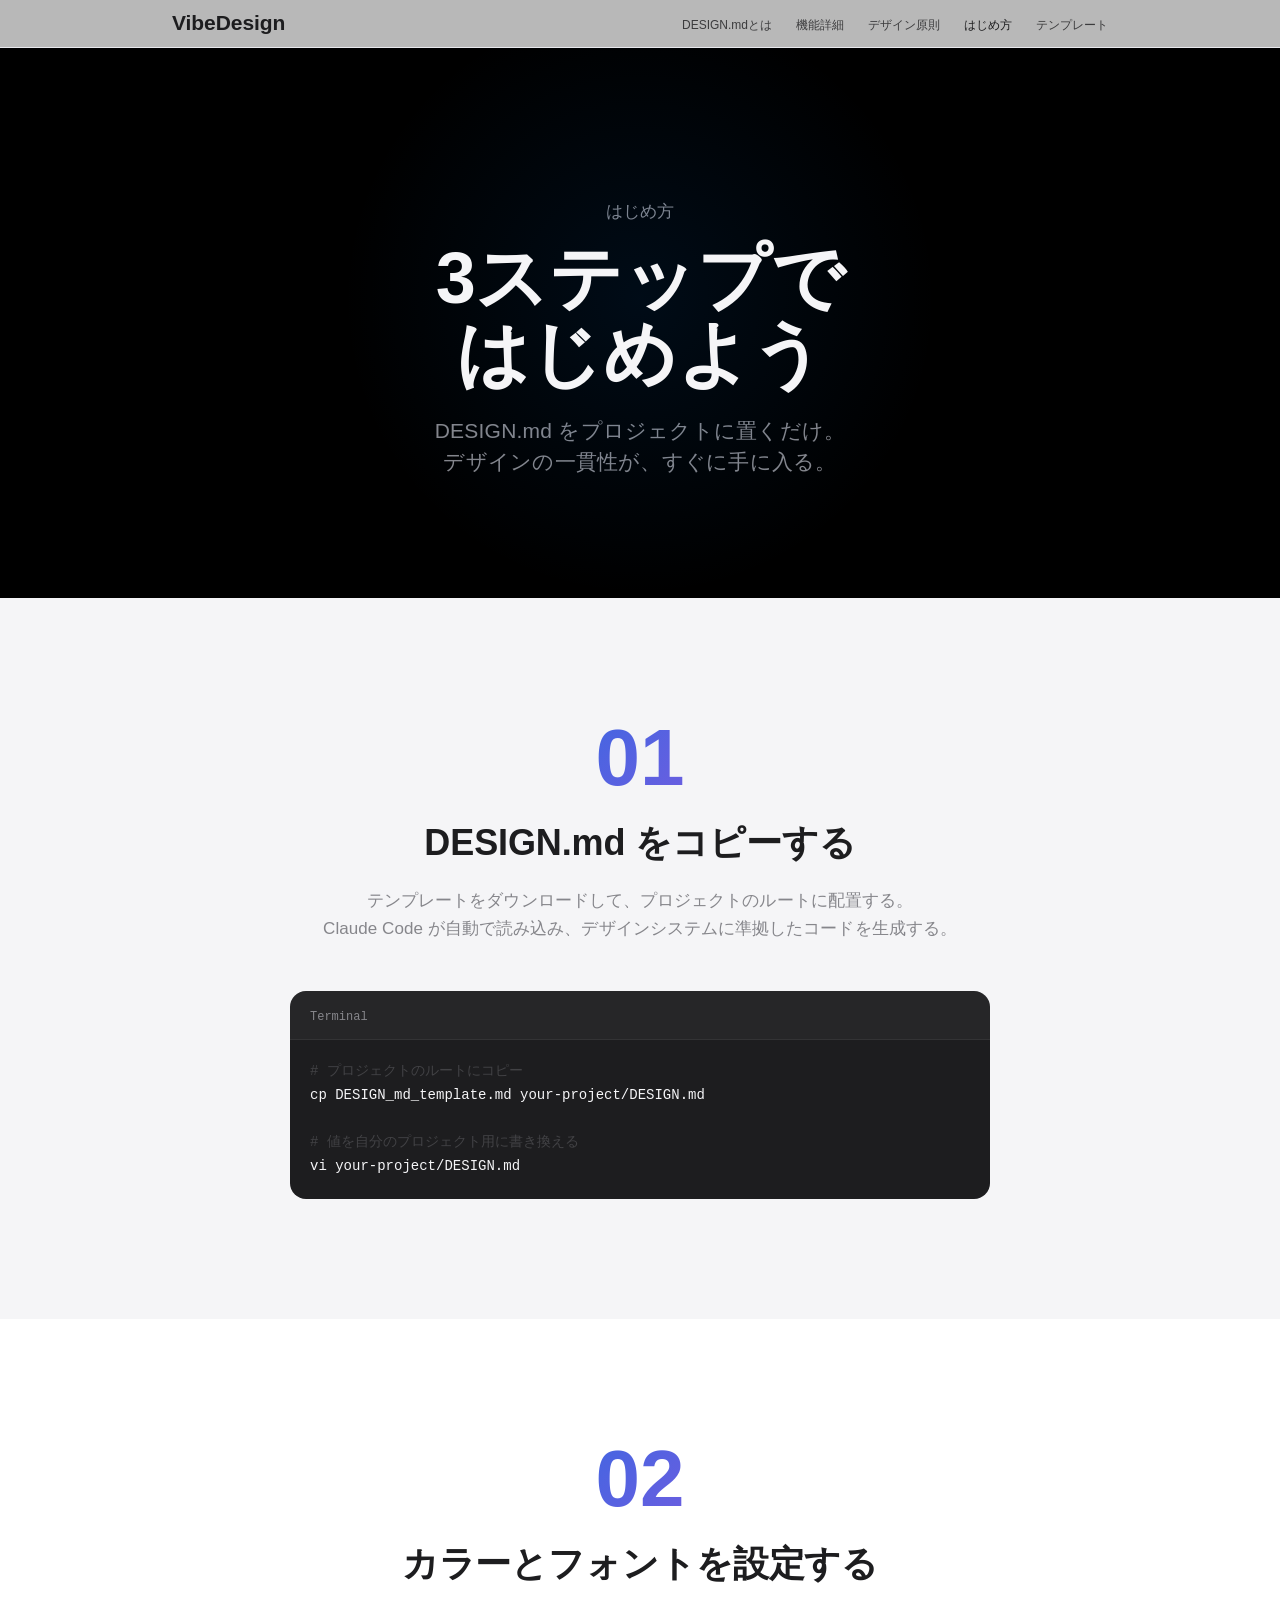
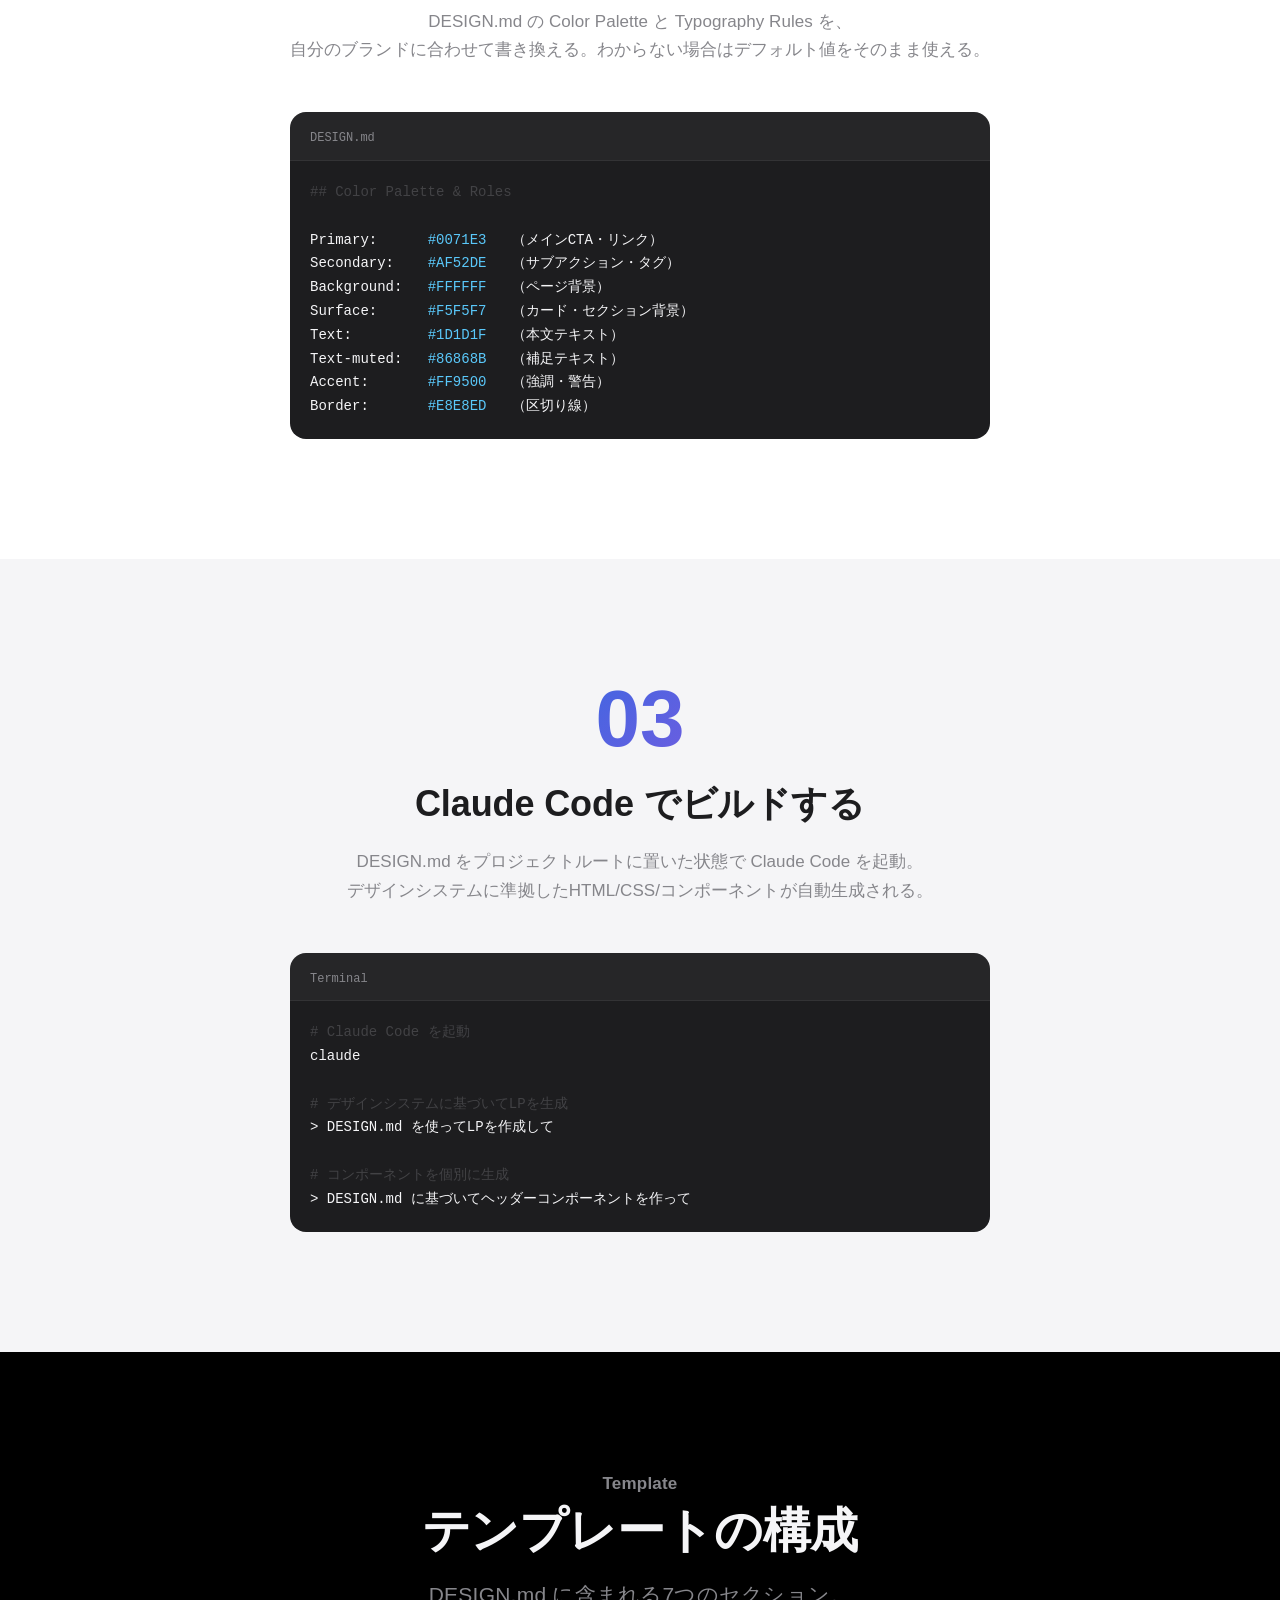
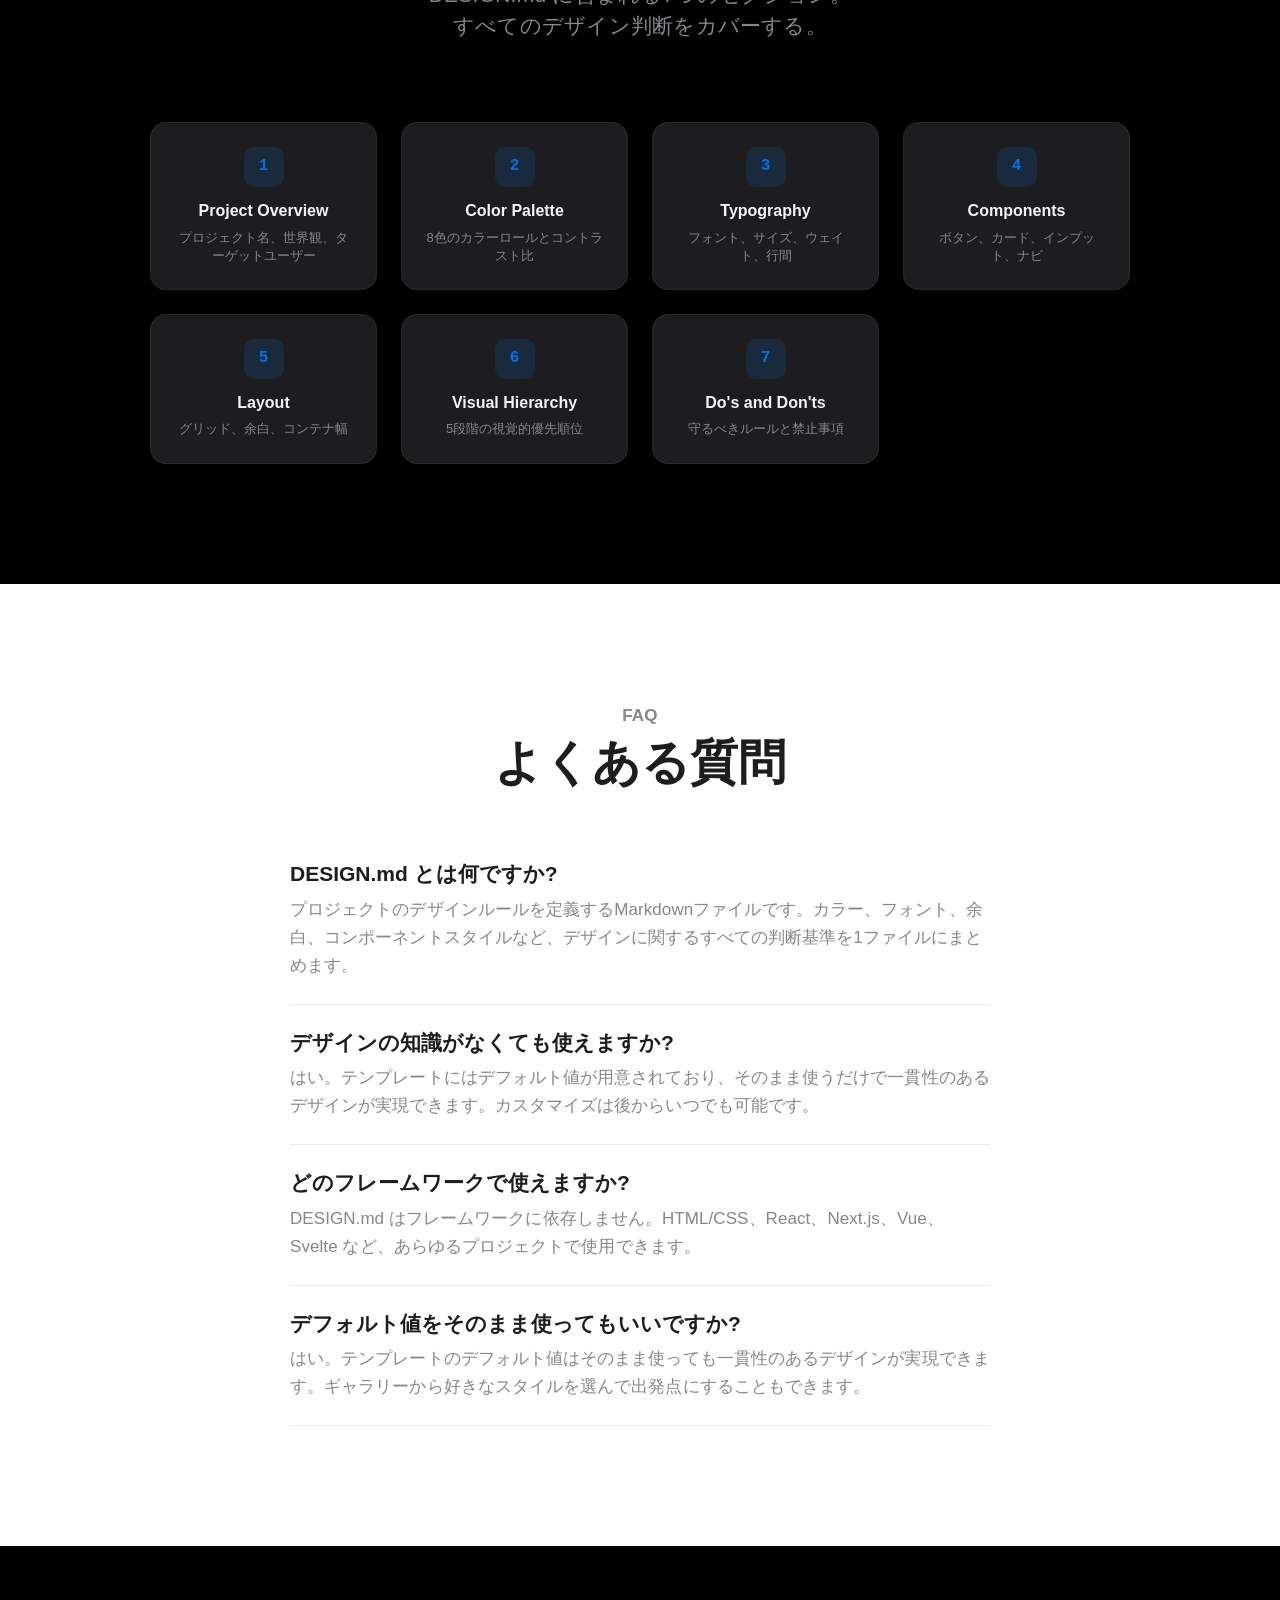
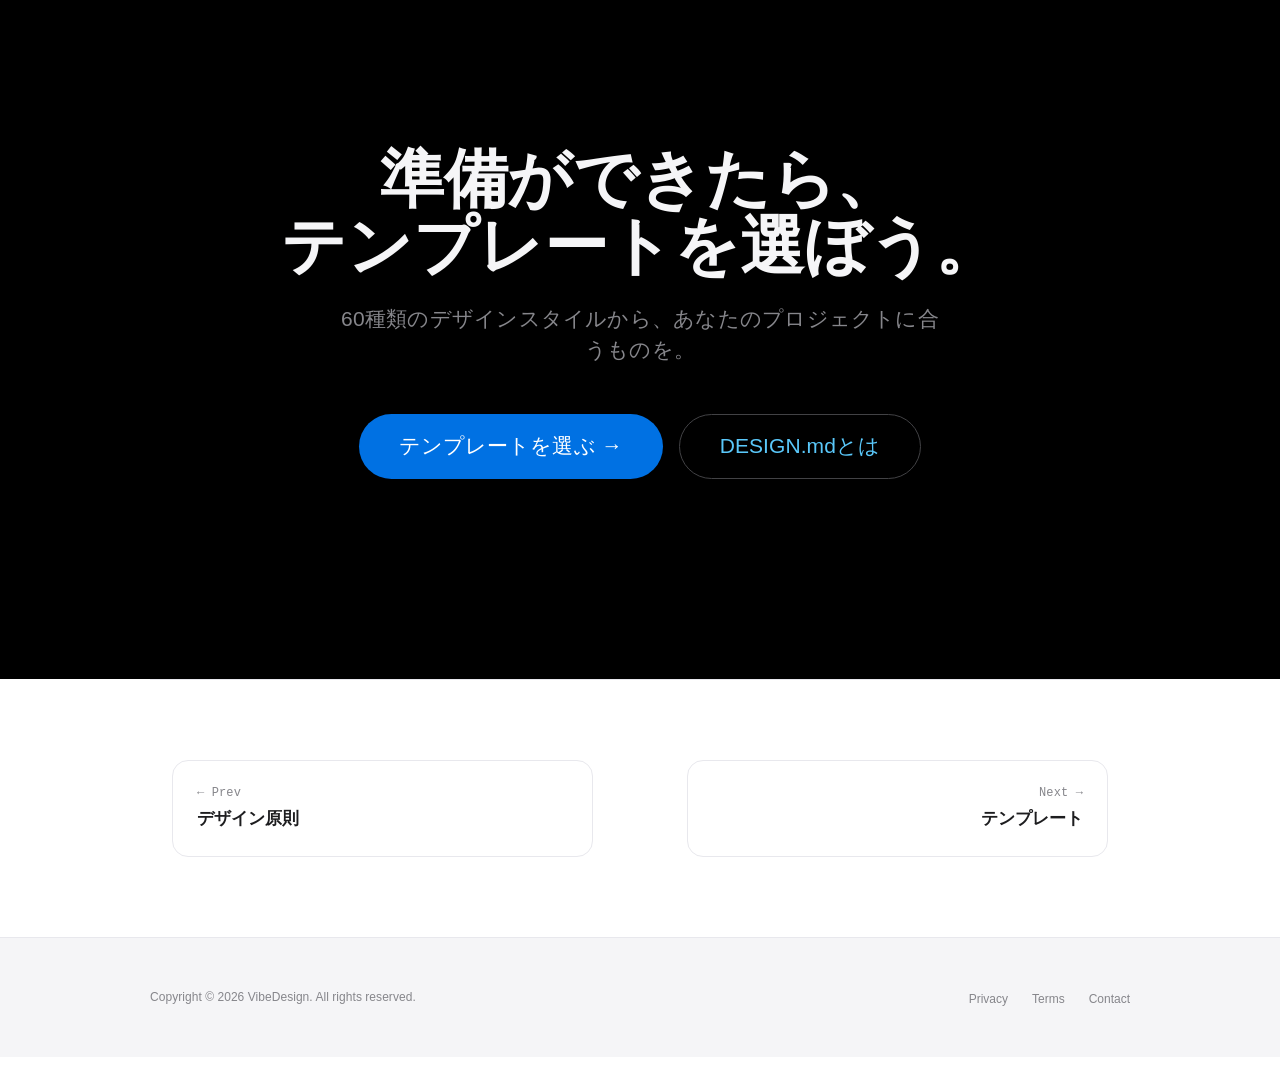
<file: get-started.html>
<!DOCTYPE html>
<html lang="ja">
<head>
  <meta charset="UTF-8">
  <meta name="viewport" content="width=device-width, initial-scale=1.0">
  <title>Get Started — VibeDesign</title>
  <link rel="stylesheet" href="styles.css">
</head>
<body>

  <!-- Navigation -->
  <nav class="nav">
    <div class="nav-inner">
      <a href="index.html" class="nav-logo">VibeDesign</a>
      <ul class="nav-links">
        <li><a href="index.html">DESIGN.mdとは</a></li>
        <li><a href="features.html">機能詳細</a></li>
        <li><a href="principles.html">デザイン原則</a></li>
        <li><a href="get-started.html" class="nav-active">はじめ方</a></li>
        <li><a href="gallery.html">テンプレート</a></li>
      </ul>
    </div>
  </nav>

  <!-- Page Hero -->
  <section class="page-hero">
    <p class="page-hero-label">はじめ方</p>
    <h1 class="page-hero-title">3ステップで<br>はじめよう</h1>
    <p class="page-hero-subtitle">
      DESIGN.md をプロジェクトに置くだけ。<br>
      デザインの一貫性が、すぐに手に入る。
    </p>
  </section>

  <!-- Step 1 -->
  <section class="section section-light-gray">
    <div class="section-inner">
      <div class="step-detail fade-in">
        <div class="step-number-large">01</div>
        <h2 class="step-title">DESIGN.md をコピーする</h2>
        <p class="step-description">
          テンプレートをダウンロードして、プロジェクトのルートに配置する。<br>
          Claude Code が自動で読み込み、デザインシステムに準拠したコードを生成する。
        </p>
        <div class="code-block">
          <div class="code-header">
            <span class="code-filename">Terminal</span>
          </div>
          <pre class="code-content"><code><span class="code-comment"># プロジェクトのルートにコピー</span>
cp DESIGN_md_template.md your-project/DESIGN.md

<span class="code-comment"># 値を自分のプロジェクト用に書き換える</span>
vi your-project/DESIGN.md</code></pre>
        </div>
      </div>
    </div>
  </section>

  <!-- Step 2 -->
  <section class="section">
    <div class="section-inner">
      <div class="step-detail fade-in">
        <div class="step-number-large">02</div>
        <h2 class="step-title">カラーとフォントを設定する</h2>
        <p class="step-description">
          DESIGN.md の Color Palette と Typography Rules を、<br>
          自分のブランドに合わせて書き換える。わからない場合はデフォルト値をそのまま使える。
        </p>
        <div class="code-block">
          <div class="code-header">
            <span class="code-filename">DESIGN.md</span>
          </div>
          <pre class="code-content"><code><span class="code-comment">## Color Palette & Roles</span>

Primary:      <span class="code-highlight">#0071E3</span>   （メインCTA・リンク）
Secondary:    <span class="code-highlight">#AF52DE</span>   （サブアクション・タグ）
Background:   <span class="code-highlight">#FFFFFF</span>   （ページ背景）
Surface:      <span class="code-highlight">#F5F5F7</span>   （カード・セクション背景）
Text:         <span class="code-highlight">#1D1D1F</span>   （本文テキスト）
Text-muted:   <span class="code-highlight">#86868B</span>   （補足テキスト）
Accent:       <span class="code-highlight">#FF9500</span>   （強調・警告）
Border:       <span class="code-highlight">#E8E8ED</span>   （区切り線）</code></pre>
        </div>
      </div>
    </div>
  </section>

  <!-- Step 3 -->
  <section class="section section-light-gray">
    <div class="section-inner">
      <div class="step-detail fade-in">
        <div class="step-number-large">03</div>
        <h2 class="step-title">Claude Code でビルドする</h2>
        <p class="step-description">
          DESIGN.md をプロジェクトルートに置いた状態で Claude Code を起動。<br>
          デザインシステムに準拠したHTML/CSS/コンポーネントが自動生成される。
        </p>
        <div class="code-block">
          <div class="code-header">
            <span class="code-filename">Terminal</span>
          </div>
          <pre class="code-content"><code><span class="code-comment"># Claude Code を起動</span>
claude

<span class="code-comment"># デザインシステムに基づいてLPを生成</span>
&gt; DESIGN.md を使ってLPを作成して

<span class="code-comment"># コンポーネントを個別に生成</span>
&gt; DESIGN.md に基づいてヘッダーコンポーネントを作って</code></pre>
        </div>
      </div>
    </div>
  </section>

  <!-- Template Preview -->
  <section class="section section-dark">
    <div class="section-inner">
      <p class="section-label">Template</p>
      <h2 class="section-title" style="color: var(--off-white);">テンプレートの構成</h2>
      <p class="section-subtitle">
        DESIGN.md に含まれる7つのセクション。<br>
        すべてのデザイン判断をカバーする。
      </p>

      <div class="template-grid fade-in">
        <div class="template-item">
          <span class="template-icon">1</span>
          <h3>Project Overview</h3>
          <p>プロジェクト名、世界観、ターゲットユーザー</p>
        </div>
        <div class="template-item">
          <span class="template-icon">2</span>
          <h3>Color Palette</h3>
          <p>8色のカラーロールとコントラスト比</p>
        </div>
        <div class="template-item">
          <span class="template-icon">3</span>
          <h3>Typography</h3>
          <p>フォント、サイズ、ウェイト、行間</p>
        </div>
        <div class="template-item">
          <span class="template-icon">4</span>
          <h3>Components</h3>
          <p>ボタン、カード、インプット、ナビ</p>
        </div>
        <div class="template-item">
          <span class="template-icon">5</span>
          <h3>Layout</h3>
          <p>グリッド、余白、コンテナ幅</p>
        </div>
        <div class="template-item">
          <span class="template-icon">6</span>
          <h3>Visual Hierarchy</h3>
          <p>5段階の視覚的優先順位</p>
        </div>
        <div class="template-item">
          <span class="template-icon">7</span>
          <h3>Do's and Don'ts</h3>
          <p>守るべきルールと禁止事項</p>
        </div>
      </div>
    </div>
  </section>

  <!-- FAQ -->
  <section class="section">
    <div class="section-inner">
      <p class="section-label">FAQ</p>
      <h2 class="section-title">よくある質問</h2>

      <div class="faq-list">
        <div class="faq-item fade-in">
          <h3 class="faq-question">DESIGN.md とは何ですか?</h3>
          <p class="faq-answer">プロジェクトのデザインルールを定義するMarkdownファイルです。カラー、フォント、余白、コンポーネントスタイルなど、デザインに関するすべての判断基準を1ファイルにまとめます。</p>
        </div>
        <div class="faq-item fade-in">
          <h3 class="faq-question">デザインの知識がなくても使えますか?</h3>
          <p class="faq-answer">はい。テンプレートにはデフォルト値が用意されており、そのまま使うだけで一貫性のあるデザインが実現できます。カスタマイズは後からいつでも可能です。</p>
        </div>
        <div class="faq-item fade-in">
          <h3 class="faq-question">どのフレームワークで使えますか?</h3>
          <p class="faq-answer">DESIGN.md はフレームワークに依存しません。HTML/CSS、React、Next.js、Vue、Svelte など、あらゆるプロジェクトで使用できます。</p>
        </div>
        <div class="faq-item fade-in">
          <h3 class="faq-question">デフォルト値をそのまま使ってもいいですか?</h3>
          <p class="faq-answer">はい。テンプレートのデフォルト値はそのまま使っても一貫性のあるデザインが実現できます。ギャラリーから好きなスタイルを選んで出発点にすることもできます。</p>
        </div>
      </div>
    </div>
  </section>

  <!-- CTA -->
  <section class="section-cta">
    <h2 class="cta-title fade-in">準備ができたら、<br>テンプレートを選ぼう。</h2>
    <p class="cta-subtitle fade-in">60種類のデザインスタイルから、あなたのプロジェクトに合うものを。</p>
    <div class="fade-in" style="text-align: center; display: flex; justify-content: center; gap: 16px; flex-wrap: wrap;">
      <a href="gallery.html" class="btn btn-primary btn-large">テンプレートを選ぶ →</a>
      <a href="index.html" class="btn btn-secondary btn-large">DESIGN.mdとは</a>
    </div>
  </section>

  <!-- Page Navigation -->
  <nav class="page-nav">
    <a href="principles.html" class="page-nav-item prev">
      <span class="page-nav-dir">← Prev</span>
      <span class="page-nav-title">デザイン原則</span>
    </a>
    <a href="gallery.html" class="page-nav-item next">
      <span class="page-nav-dir">Next →</span>
      <span class="page-nav-title">テンプレート</span>
    </a>
  </nav>

  <!-- Footer -->
  <footer class="footer">
    <div class="footer-inner">
      <p class="footer-text">Copyright &copy; 2026 VibeDesign. All rights reserved.</p>
      <ul class="footer-links">
        <li><a href="#">Privacy</a></li>
        <li><a href="#">Terms</a></li>
        <li><a href="#">Contact</a></li>
      </ul>
    </div>
  </footer>

  <script src="scripts.js"></script>
</body>
</html>
</file>
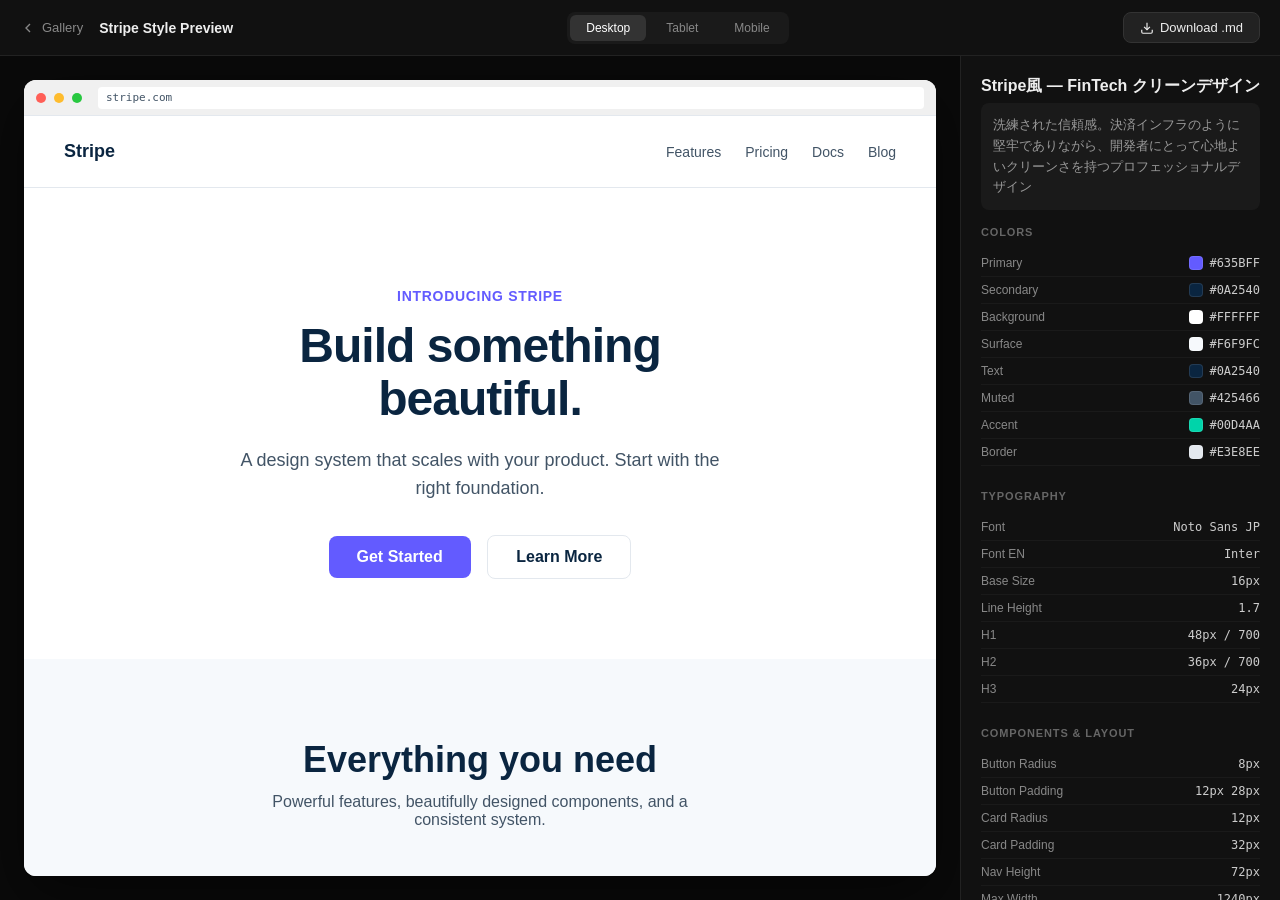
<file: preview.html>
<!DOCTYPE html>
<html lang="ja">
<head>
  <meta charset="UTF-8">
  <meta name="viewport" content="width=device-width, initial-scale=1.0">
  <title>Preview — VibeDesign</title>
  <style>
    :root {
      --font-ui: "SF Pro Display", "Hiragino Sans", -apple-system, BlinkMacSystemFont, "Helvetica Neue", sans-serif;
      --font-mono: "SF Mono", "Fira Code", Menlo, Consolas, monospace;
    }

    * { margin: 0; padding: 0; box-sizing: border-box; }

    body {
      font-family: var(--font-ui);
      background: #0A0A0A;
      color: #FFFFFF;
      overflow: hidden;
      height: 100vh;
    }

    /* Embed mode: no chrome, just the sample page */
    body.embed-mode { overflow: auto; background: transparent; }
    body.embed-mode .toolbar { display: none; }
    body.embed-mode .main { height: 100vh; }
    body.embed-mode .side-panel { display: none; }
    body.embed-mode .preview-container { padding: 0; }
    body.embed-mode .preview-wrapper { border-radius: 0; max-width: 100%; width: 100%; height: 100%; box-shadow: none; }
    body.embed-mode .preview-browser-bar { display: none; }
    body.embed-mode .preview-content { height: 100%; }

    /* ============================================
       Top Toolbar
       ============================================ */
    .toolbar {
      height: 56px;
      background: #111111;
      border-bottom: 1px solid #222222;
      display: flex;
      align-items: center;
      justify-content: space-between;
      padding: 0 20px;
      flex-shrink: 0;
    }

    .toolbar-left {
      display: flex;
      align-items: center;
      gap: 16px;
    }

    .toolbar-back {
      display: inline-flex;
      align-items: center;
      gap: 6px;
      color: #888;
      text-decoration: none;
      font-size: 13px;
      transition: color 0.2s;
    }
    .toolbar-back:hover { color: #FFF; }

    .toolbar-title {
      font-size: 14px;
      font-weight: 600;
      color: #EEE;
    }

    .toolbar-center {
      display: flex;
      gap: 4px;
      background: #1A1A1A;
      border-radius: 8px;
      padding: 3px;
    }

    .view-btn {
      padding: 6px 16px;
      border-radius: 6px;
      border: none;
      background: transparent;
      color: #888;
      font-size: 12px;
      font-weight: 500;
      cursor: pointer;
      font-family: var(--font-ui);
      transition: all 0.2s;
    }
    .view-btn.active {
      background: #333;
      color: #FFF;
    }
    .view-btn:hover:not(.active) { color: #CCC; }

    .toolbar-right {
      display: flex;
      align-items: center;
      gap: 12px;
    }

    .toolbar-btn {
      padding: 7px 16px;
      border-radius: 8px;
      border: none;
      font-size: 13px;
      font-weight: 500;
      cursor: pointer;
      font-family: var(--font-ui);
      transition: all 0.2s;
      text-decoration: none;
      display: inline-flex;
      align-items: center;
      gap: 6px;
    }

    .toolbar-btn-secondary {
      background: #222;
      color: #EEE;
      border: 1px solid #333;
    }
    .toolbar-btn-secondary:hover { background: #333; }

    .toolbar-btn-primary {
      background: #0071E3;
      color: #FFF;
    }
    .toolbar-btn-primary:hover { background: #0077ED; }

    /* ============================================
       Main Layout
       ============================================ */
    .main {
      display: flex;
      height: calc(100vh - 56px);
    }

    /* ============================================
       Preview Frame
       ============================================ */
    .preview-container {
      flex: 1;
      display: flex;
      align-items: center;
      justify-content: center;
      padding: 24px;
      background: #0A0A0A;
      position: relative;
      overflow: hidden;
    }

    .preview-wrapper {
      background: #FFF;
      border-radius: 12px;
      overflow: hidden;
      box-shadow: 0 20px 60px rgba(0,0,0,0.5);
      transition: all 0.4s ease;
      position: relative;
    }

    .preview-wrapper.desktop { width: 100%; max-width: 1200px; height: 100%; }
    .preview-wrapper.tablet { width: 768px; height: 100%; }
    .preview-wrapper.mobile { width: 375px; height: 100%; }

    .preview-browser-bar {
      height: 36px;
      background: var(--p-surface, #F5F5F5);
      border-bottom: 1px solid var(--p-border, #E0E0E0);
      display: flex;
      align-items: center;
      padding: 0 12px;
      gap: 8px;
      flex-shrink: 0;
    }

    .pb-dot { width: 10px; height: 10px; border-radius: 50%; }
    .pb-dot-r { background: #FF5F57; }
    .pb-dot-y { background: #FEBC2E; }
    .pb-dot-g { background: #28C840; }

    .pb-url {
      flex: 1;
      margin-left: 8px;
      height: 22px;
      background: var(--p-bg, #FFFFFF);
      border-radius: 4px;
      padding: 0 8px;
      font-size: 11px;
      font-family: var(--font-mono);
      color: var(--p-muted, #999);
      display: flex;
      align-items: center;
    }

    .preview-content {
      height: calc(100% - 36px);
      overflow-y: auto;
      scroll-behavior: smooth;
    }

    /* ============================================
       Sample Page Styles (dynamic via CSS vars)
       ============================================ */
    .sample {
      background: var(--p-bg);
      color: var(--p-text);
      font-family: var(--p-font);
      min-height: 100%;
    }

    .sample-nav {
      height: var(--p-nav-h, 64px);
      background: var(--p-bg);
      border-bottom: 1px solid var(--p-border);
      display: flex;
      align-items: center;
      justify-content: space-between;
      padding: 0 40px;
      position: sticky;
      top: 0;
      z-index: 10;
    }

    .sample-nav-logo {
      font-size: 18px;
      font-weight: 700;
      color: var(--p-text);
    }

    .sample-nav-links {
      display: flex;
      gap: 24px;
    }

    .sample-nav-links span {
      font-size: 14px;
      color: var(--p-muted);
    }

    .sample-hero {
      text-align: center;
      padding: 100px 40px 80px;
      background: var(--p-hero-bg, var(--p-bg));
    }

    .sample-hero-label {
      font-size: 14px;
      color: var(--p-primary);
      font-weight: 600;
      margin-bottom: 16px;
      letter-spacing: 0.05em;
      text-transform: uppercase;
    }

    .sample-hero h1 {
      font-size: var(--p-h1-size, 48px);
      font-weight: var(--p-h1-weight, 700);
      line-height: 1.1;
      color: var(--p-hero-text, var(--p-text));
      margin-bottom: 20px;
      letter-spacing: -0.02em;
    }

    .sample-hero p {
      font-size: 18px;
      color: var(--p-hero-muted, var(--p-muted));
      max-width: 500px;
      margin: 0 auto 32px;
      line-height: 1.6;
    }

    .sample-btn {
      display: inline-block;
      padding: var(--p-btn-pad, 14px 32px);
      background: var(--p-primary);
      color: var(--p-btn-text, #FFFFFF);
      border-radius: var(--p-btn-radius, 8px);
      font-size: 16px;
      font-weight: var(--p-btn-weight, 600);
      text-decoration: none;
      border: none;
      font-family: var(--p-font);
      letter-spacing: var(--p-btn-ls, 0);
      text-transform: var(--p-btn-tt, none);
    }

    .sample-btn-secondary {
      background: transparent;
      border: 1px solid var(--p-border);
      color: var(--p-text);
      margin-left: 12px;
    }

    .sample-section {
      padding: 80px 40px;
    }

    .sample-section-surface {
      background: var(--p-surface);
    }

    .sample-section-title {
      font-size: var(--p-h2-size, 36px);
      font-weight: var(--p-h2-weight, 600);
      text-align: center;
      margin-bottom: 12px;
      color: var(--p-text);
    }

    .sample-section-sub {
      font-size: 16px;
      color: var(--p-muted);
      text-align: center;
      margin-bottom: 48px;
      max-width: 480px;
      margin-left: auto;
      margin-right: auto;
    }

    .sample-cards {
      display: grid;
      grid-template-columns: repeat(3, 1fr);
      gap: 24px;
      max-width: 900px;
      margin: 0 auto;
    }

    .sample-card {
      background: var(--p-card-bg, var(--p-bg));
      border-radius: var(--p-card-radius, 12px);
      padding: var(--p-card-pad, 28px);
      border: 1px solid var(--p-border);
    }

    .sample-card-icon {
      width: 40px;
      height: 40px;
      border-radius: 10px;
      background: var(--p-primary);
      opacity: 0.15;
      margin-bottom: 16px;
      position: relative;
    }
    .sample-card-icon::after {
      content: '';
      position: absolute;
      top: 50%;
      left: 50%;
      transform: translate(-50%, -50%);
      width: 18px;
      height: 18px;
      border-radius: 4px;
      background: var(--p-primary);
    }

    .sample-card h3 {
      font-size: var(--p-h3-size, 20px);
      font-weight: var(--p-h3-weight, 600);
      margin-bottom: 8px;
      color: var(--p-text);
    }

    .sample-card p {
      font-size: 14px;
      color: var(--p-muted);
      line-height: 1.6;
    }

    .sample-cta {
      text-align: center;
      padding: 100px 40px;
      background: var(--p-cta-bg, var(--p-surface));
    }

    .sample-cta h2 {
      font-size: var(--p-h2-size, 36px);
      font-weight: var(--p-h2-weight, 700);
      margin-bottom: 16px;
      color: var(--p-text);
    }

    .sample-cta p {
      font-size: 16px;
      color: var(--p-muted);
      margin-bottom: 32px;
    }

    .sample-footer {
      padding: 32px 40px;
      border-top: 1px solid var(--p-border);
      display: flex;
      justify-content: space-between;
      align-items: center;
      font-size: 12px;
      color: var(--p-muted);
      background: var(--p-bg);
    }

    .sample-footer-links {
      display: flex;
      gap: 20px;
    }

    .sample-footer-links span {
      color: var(--p-muted);
    }

    /* ============================================
       Side Panel — Design Tokens
       ============================================ */
    .side-panel {
      width: 320px;
      background: #111;
      border-left: 1px solid #222;
      overflow-y: auto;
      flex-shrink: 0;
      padding: 20px;
    }

    .panel-section {
      margin-bottom: 24px;
    }

    .panel-section-title {
      font-size: 11px;
      font-weight: 600;
      color: #666;
      text-transform: uppercase;
      letter-spacing: 0.08em;
      margin-bottom: 12px;
    }

    .token-row {
      display: flex;
      align-items: center;
      justify-content: space-between;
      padding: 6px 0;
      border-bottom: 1px solid #1A1A1A;
    }

    .token-label {
      font-size: 12px;
      color: #888;
    }

    .token-value {
      font-size: 12px;
      font-family: var(--font-mono);
      color: #CCC;
      display: flex;
      align-items: center;
      gap: 6px;
    }

    .token-swatch {
      width: 14px;
      height: 14px;
      border-radius: 4px;
      border: 1px solid rgba(255,255,255,0.1);
      flex-shrink: 0;
    }

    .panel-vibe {
      font-size: 13px;
      color: #999;
      line-height: 1.6;
      padding: 12px;
      background: #1A1A1A;
      border-radius: 8px;
      margin-bottom: 16px;
    }

    .panel-name {
      font-size: 16px;
      font-weight: 600;
      color: #EEE;
      margin-bottom: 6px;
    }

    /* Loading */
    .loading {
      display: flex;
      align-items: center;
      justify-content: center;
      height: 100%;
      font-size: 15px;
      color: #666;
    }

    /* Responsive */
    @media (max-width: 900px) {
      .side-panel { display: none; }
      .toolbar-center { display: none; }
      .sample-cards { grid-template-columns: 1fr; }
    }
  </style>
</head>
<body>

  <!-- Toolbar -->
  <div class="toolbar">
    <div class="toolbar-left">
      <a href="gallery.html" class="toolbar-back">
        <svg width="16" height="16" viewBox="0 0 24 24" fill="none" stroke="currentColor" stroke-width="2"><polyline points="15 18 9 12 15 6"/></svg>
        Gallery
      </a>
      <span class="toolbar-title" id="toolbarTitle">Loading...</span>
    </div>
    <div class="toolbar-center">
      <button class="view-btn active" data-view="desktop">Desktop</button>
      <button class="view-btn" data-view="tablet">Tablet</button>
      <button class="view-btn" data-view="mobile">Mobile</button>
    </div>
    <div class="toolbar-right">
      <a href="#" class="toolbar-btn toolbar-btn-secondary" id="downloadBtn">
        <svg width="14" height="14" viewBox="0 0 24 24" fill="none" stroke="currentColor" stroke-width="2"><path d="M21 15v4a2 2 0 0 1-2 2H5a2 2 0 0 1-2-2v-4"/><polyline points="7 10 12 15 17 10"/><line x1="12" y1="15" x2="12" y2="3"/></svg>
        Download .md
      </a>
    </div>
  </div>

  <!-- Main -->
  <div class="main">
    <!-- Preview -->
    <div class="preview-container">
      <div class="preview-wrapper desktop" id="previewWrapper">
        <div class="preview-browser-bar">
          <span class="pb-dot pb-dot-r"></span>
          <span class="pb-dot pb-dot-y"></span>
          <span class="pb-dot pb-dot-g"></span>
          <div class="pb-url" id="previewUrl">loading...</div>
        </div>
        <div class="preview-content" id="previewContent">
          <div class="loading">Loading preview...</div>
        </div>
      </div>
    </div>

    <!-- Side Panel -->
    <div class="side-panel" id="sidePanel">
      <div class="loading">Loading tokens...</div>
    </div>
  </div>

  <script>
    // Get template ID from URL
    const params = new URLSearchParams(window.location.search);
    const templateId = params.get('id') || '01-stripe';

    // Template metadata
    const meta = {
      '01-stripe': { name: 'Stripe', url: 'stripe.com' },
      '02-linear': { name: 'Linear', url: 'linear.app' },
      '03-notion': { name: 'Notion', url: 'notion.so' },
      '04-vercel': { name: 'Vercel', url: 'vercel.com' },
      '05-spotify': { name: 'Spotify', url: 'spotify.com' },
      '06-airbnb': { name: 'Airbnb', url: 'airbnb.com' },
      '07-dribbble': { name: 'Dribbble', url: 'dribbble.com' },
      '08-figma': { name: 'Figma', url: 'figma.com' },
      '09-github': { name: 'GitHub', url: 'github.com' },
      '10-monopo': { name: 'monopo', url: 'monopo.london' },
      '11-muji': { name: 'MUJI', url: 'muji.com' },
      '12-awwwards': { name: 'Awwwards', url: 'awwwards.com' },
      '13-arc': { name: 'Arc', url: 'arc.net' },
      '14-raycast': { name: 'Raycast', url: 'raycast.com' },
      '15-framer': { name: 'Framer', url: 'framer.com' },
      '16-supabase': { name: 'Supabase', url: 'supabase.com' },
      '17-aesop': { name: 'Aesop', url: 'aesop.com' },
      '18-medium': { name: 'Medium', url: 'medium.com' },
      '19-twitch': { name: 'Twitch', url: 'twitch.tv' },
      '20-wise': { name: 'Wise', url: 'wise.com' },
      '21-retro': { name: 'Retro Vintage', url: 'retro.design' },
      '22-liquid-glass': { name: 'Liquid Glass', url: 'glass.ios' },
      '23-dot-pattern': { name: 'Dot Pattern', url: 'dots.design' },
      '24-neumorphism': { name: 'Neumorphism', url: 'neumorphism.io' },
      '25-brutalism': { name: 'Brutalism', url: 'brutal.design' },
      '26-vaporwave': { name: 'Vaporwave', url: 'vapor.wave' },
      '27-bauhaus': { name: 'Bauhaus', url: 'bauhaus.design' },
      '28-art-deco': { name: 'Art Deco', url: 'artdeco.style' },
      '29-pastel-kawaii': { name: 'Pastel Kawaii', url: 'kawaii.design' },
      '30-cyberpunk': { name: 'Cyberpunk', url: 'cyber.punk' },
      '31-glassmorphism': { name: 'Glassmorphism', url: 'glass.morphism' },
      '32-scandinavian': { name: 'Scandinavian', url: 'scandi.design' },
      '33-memphis': { name: 'Memphis', url: 'memphis.style' },
      '34-swiss': { name: 'Swiss Style', url: 'swiss.typo' },
      '35-organic': { name: 'Organic', url: 'organic.nature' },
      '36-gradient-mesh': { name: 'Gradient Mesh', url: 'mesh.gradient' },
      '37-terminal': { name: 'Terminal', url: 'terminal.dev' },
      '38-newspaper': { name: 'Newspaper', url: 'editorial.press' },
      '39-luxury-gold': { name: 'Luxury Gold', url: 'luxury.gold' },
      '40-candy-pop': { name: 'Candy Pop', url: 'candy.pop' },
      '41-industrial': { name: 'Industrial', url: 'industrial.co' },
      '42-watercolor': { name: 'Watercolor', url: 'watercolor.art' },
      '43-blueprint': { name: 'Blueprint', url: 'blueprint.tech' },
      '44-comic': { name: 'Comic', url: 'comic.manga' },
      '45-clay-3d': { name: 'Clay 3D', url: 'clay.soft' },
      '46-dark-academia': { name: 'Dark Academia', url: 'academia.dark' },
      '47-aurora': { name: 'Aurora', url: 'aurora.morph' },
      '48-retro-game': { name: 'Retro Game', url: 'retro.8bit' },
      '49-zen': { name: 'Zen', url: 'zen.wabi-sabi' },
      '50-neon-gradient': { name: 'Neon Gradient', url: 'neon.saas' },
      '51-morphing-blob': { name: 'Morphing Blob', url: 'blob.morph' },
      '52-kinetic-type': { name: 'Kinetic Type', url: 'kinetic.type' },
      '53-noise-grain': { name: 'Noise Grain', url: 'noise.film' },
      '54-split-screen': { name: 'Split Screen', url: 'split.design' },
      '55-aurora-glass': { name: 'Aurora Glass', url: 'aurora.glass' },
      '56-retro-terminal-amber': { name: 'Amber Terminal', url: 'amber.crt' },
      '57-pop-3d': { name: 'Pop 3D', url: 'pop.3d' },
      '58-dark-neon-tokyo': { name: 'Neon Tokyo', url: 'neon.tokyo' },
      '59-paper-cutout': { name: 'Paper Cutout', url: 'paper.cut' },
      '60-holographic': { name: 'Holographic', url: 'holo.shimmer' }
    };

    // Parse design.md to extract values
    function parseDesignMd(text) {
      const tokens = {};

      // Color extraction
      const colorMap = {
        'Primary': 'primary', 'Secondary': 'secondary', 'Background': 'bg',
        'Surface': 'surface', 'Text': 'text', 'Text-muted': 'muted',
        'Accent': 'accent', 'Border': 'border'
      };

      for (const [label, key] of Object.entries(colorMap)) {
        // Match pattern like "Primary:      #635BFF"
        const re = new RegExp(`^${label.replace('-', '\\-')}:\\s+(#[A-Fa-f0-9]{6})`, 'm');
        const m = text.match(re);
        if (m) tokens[key] = m[1];
      }

      // Font extraction
      const fontMatch = text.match(/Font:\s+"([^"]+)"/);
      if (fontMatch) tokens.font = fontMatch[1];

      const fontEnMatch = text.match(/Font-en:\s+"([^"]+)"/);
      if (fontEnMatch) tokens.fontEn = fontEnMatch[1];

      // Base size
      const baseMatch = text.match(/Base size:\s+(\d+)px/);
      if (baseMatch) tokens.baseSize = baseMatch[1] + 'px';

      // Line height
      const lhMatch = text.match(/Line height:\s+([\d.]+)/);
      if (lhMatch) tokens.lineHeight = lhMatch[1];

      // Letter spacing
      const lsMatch = text.match(/Letter spacing:\s*(-?[\d.]+em)/);
      if (lsMatch) tokens.letterSpacing = lsMatch[1];

      // Heading sizes
      const h1Match = text.match(/H1:.*?(\d+)px/);
      if (h1Match) tokens.h1Size = h1Match[1] + 'px';
      const h2Match = text.match(/H2:.*?(\d+)px/);
      if (h2Match) tokens.h2Size = h2Match[1] + 'px';
      const h3Match = text.match(/H3:.*?(\d+)px/);
      if (h3Match) tokens.h3Size = h3Match[1] + 'px';

      // Heading weights
      const h1wMatch = text.match(/H1:.*?(\d{3})/);
      if (h1wMatch) tokens.h1Weight = h1wMatch[1];
      const h2wMatch = text.match(/H2:.*?(\d{3})/);
      if (h2wMatch) tokens.h2Weight = h2wMatch[1];

      // Button radius
      const brMatch = text.match(/### Button[\s\S]*?Border radius:\s+(\d+)px/);
      if (brMatch) tokens.btnRadius = brMatch[1] + 'px';
      // Pill shape
      if (text.match(/Border radius:\s+500px|Border radius:\s+980px/)) {
        tokens.btnRadius = '980px';
      }

      // Button padding
      const bpMatch = text.match(/### Button[\s\S]*?Padding:\s+([\d]+px\s+[\d]+px)/);
      if (bpMatch) tokens.btnPad = bpMatch[1];

      // Card radius
      const crMatch = text.match(/### Card[\s\S]*?Border radius:\s+(\d+)px/);
      if (crMatch) tokens.cardRadius = crMatch[1] + 'px';

      // Card padding
      const cpMatch = text.match(/### Card[\s\S]*?Padding:\s+(\d+)px/);
      if (cpMatch) tokens.cardPad = cpMatch[1] + 'px';

      // Nav height
      const nhMatch = text.match(/### Navigation[\s\S]*?Height:\s+(\d+)px/);
      if (nhMatch) tokens.navHeight = nhMatch[1] + 'px';

      // Max width
      const mwMatch = text.match(/Max width:\s+(\d+)px/);
      if (mwMatch) tokens.maxWidth = mwMatch[1] + 'px';

      // Section spacing
      const ssMatch = text.match(/Section spacing:\s+(\d+)px/);
      if (ssMatch) tokens.sectionSpacing = ssMatch[1] + 'px';

      // Vibe
      const vibeMatch = text.match(/\*\*Vibe\*\*:\s+"([^"]+)"/);
      if (vibeMatch) tokens.vibe = vibeMatch[1];

      // Project name
      const nameMatch = text.match(/\*\*Project Name\*\*:\s+(.+)/);
      if (nameMatch) tokens.projectName = nameMatch[1].trim();

      return tokens;
    }

    // Apply tokens to CSS variables
    function applyTokens(tokens) {
      const el = document.getElementById('previewContent');
      const isDark = isColorDark(tokens.bg || '#FFFFFF');

      el.style.setProperty('--p-primary', tokens.primary || '#0071E3');
      el.style.setProperty('--p-secondary', tokens.secondary || '#333');
      el.style.setProperty('--p-bg', tokens.bg || '#FFFFFF');
      el.style.setProperty('--p-surface', tokens.surface || '#F5F5F5');
      el.style.setProperty('--p-text', tokens.text || '#1A1A1A');
      el.style.setProperty('--p-muted', tokens.muted || '#888888');
      el.style.setProperty('--p-accent', tokens.accent || '#FF0000');
      el.style.setProperty('--p-border', tokens.border || '#E0E0E0');
      el.style.setProperty('--p-font', `"${tokens.fontEn || tokens.font || 'Inter'}", "${tokens.font || 'Noto Sans JP'}", sans-serif`);
      el.style.setProperty('--p-h1-size', tokens.h1Size || '48px');
      el.style.setProperty('--p-h2-size', tokens.h2Size || '36px');
      el.style.setProperty('--p-h3-size', tokens.h3Size || '20px');
      el.style.setProperty('--p-h1-weight', tokens.h1Weight || '700');
      el.style.setProperty('--p-h2-weight', tokens.h2Weight || '600');
      el.style.setProperty('--p-btn-radius', tokens.btnRadius || '8px');
      el.style.setProperty('--p-btn-pad', tokens.btnPad || '14px 32px');
      el.style.setProperty('--p-card-radius', tokens.cardRadius || '12px');
      el.style.setProperty('--p-card-pad', tokens.cardPad || '28px');
      el.style.setProperty('--p-nav-h', tokens.navHeight || '64px');

      // Smart hero: dark bg sites get dark hero
      if (isDark) {
        el.style.setProperty('--p-hero-bg', tokens.bg);
        el.style.setProperty('--p-hero-text', tokens.text);
        el.style.setProperty('--p-hero-muted', tokens.muted);
        el.style.setProperty('--p-card-bg', tokens.surface);
        el.style.setProperty('--p-cta-bg', tokens.surface);
        el.style.setProperty('--p-btn-text', isDarkColor(tokens.primary) ? '#FFFFFF' : '#000000');
      } else {
        el.style.setProperty('--p-hero-bg', tokens.bg);
        el.style.setProperty('--p-hero-text', tokens.text);
        el.style.setProperty('--p-hero-muted', tokens.muted);
        el.style.setProperty('--p-card-bg', tokens.bg);
        el.style.setProperty('--p-cta-bg', tokens.surface);
        el.style.setProperty('--p-btn-text', isDarkColor(tokens.primary) ? '#FFFFFF' : '#000000');
      }

      // Browser bar
      document.querySelector('.preview-browser-bar').style.background = isDark ? tokens.surface : '#F0F0F0';
      document.querySelector('.preview-browser-bar').style.borderColor = tokens.border;
      document.querySelector('.pb-url').style.background = isDark ? tokens.bg : '#FFFFFF';
      document.querySelector('.pb-url').style.color = tokens.muted;
    }

    function isColorDark(hex) {
      const r = parseInt(hex.slice(1,3), 16);
      const g = parseInt(hex.slice(3,5), 16);
      const b = parseInt(hex.slice(5,7), 16);
      return (r * 299 + g * 587 + b * 114) / 1000 < 128;
    }

    function isDarkColor(hex) {
      if (!hex) return false;
      const r = parseInt(hex.slice(1,3), 16);
      const g = parseInt(hex.slice(3,5), 16);
      const b = parseInt(hex.slice(5,7), 16);
      return (r * 299 + g * 587 + b * 114) / 1000 < 160;
    }

    // Inject template-specific rich CSS styles
    function injectSpecialStyles(id) {
      const styleMap = {
        '22-liquid-glass': `
          .sample {
            background: linear-gradient(135deg, #667EEA 0%, #764BA2 30%, #F093FB 60%, #4ECDC4 100%) !important;
            background-attachment: fixed;
          }
          .sample-section, .sample-section-surface, .sample-hero, .sample-cta {
            background: transparent !important;
          }
          .sample-cards {
            position: relative;
          }
          .sample-card {
            background: rgba(255, 255, 255, 0.45) !important;
            backdrop-filter: blur(40px) saturate(180%);
            -webkit-backdrop-filter: blur(40px) saturate(180%);
            border: 1px solid rgba(255, 255, 255, 0.5) !important;
            box-shadow: 0 8px 32px rgba(0, 0, 0, 0.1);
          }
          .sample-nav {
            backdrop-filter: blur(40px) saturate(180%);
            -webkit-backdrop-filter: blur(40px) saturate(180%);
            background: rgba(255, 255, 255, 0.35) !important;
            border-bottom: 0.5px solid rgba(255, 255, 255, 0.4) !important;
          }
          .sample-nav-logo, .sample-nav-links span {
            color: #FFFFFF !important;
          }
          .sample-hero h1 {
            color: #FFFFFF !important;
            text-shadow: 0 2px 20px rgba(0,0,0,0.15);
          }
          .sample-hero p, .sample-hero-label {
            color: rgba(255,255,255,0.8) !important;
          }
          .sample-section-title {
            color: #FFFFFF !important;
            text-shadow: 0 1px 10px rgba(0,0,0,0.1);
          }
          .sample-section-sub, .sample-card p {
            color: rgba(255,255,255,0.7) !important;
          }
          .sample-card h3 {
            color: #FFFFFF !important;
          }
          .sample-card-icon {
            background: rgba(255,255,255,0.3) !important;
            opacity: 1 !important;
            backdrop-filter: blur(10px);
          }
          .sample-card-icon::after {
            background: rgba(255,255,255,0.8) !important;
          }
          .sample-btn {
            background: rgba(255, 255, 255, 0.45) !important;
            backdrop-filter: blur(20px);
            -webkit-backdrop-filter: blur(20px);
            border: 1px solid rgba(255,255,255,0.5) !important;
            color: #1C1C1E !important;
            box-shadow: 0 4px 16px rgba(0, 0, 0, 0.1);
          }
          .sample-btn-secondary {
            background: rgba(255,255,255,0.15) !important;
            color: #FFFFFF !important;
            border: 1px solid rgba(255,255,255,0.4) !important;
          }
          .sample-cta h2 {
            color: #FFFFFF !important;
          }
          .sample-cta p {
            color: rgba(255,255,255,0.7) !important;
          }
          .sample-footer {
            background: rgba(255,255,255,0.15) !important;
            backdrop-filter: blur(20px);
            border-top: 1px solid rgba(255,255,255,0.2) !important;
            color: rgba(255,255,255,0.6) !important;
          }
          .sample-footer span, .sample-footer-links span {
            color: rgba(255,255,255,0.6) !important;
          }
        `,
        '24-neumorphism': `
          .sample { background: #E0E5EC !important; }
          .sample-card {
            background: #E0E5EC !important;
            border: none !important;
            border-radius: 20px !important;
            box-shadow: 8px 8px 16px #b8bec7, -8px -8px 16px #ffffff !important;
          }
          .sample-btn {
            background: #E0E5EC !important;
            color: #6C63FF !important;
            border: none !important;
            box-shadow: 6px 6px 12px #b8bec7, -6px -6px 12px #ffffff;
          }
          .sample-btn-secondary {
            background: #E0E5EC !important;
            border: none !important;
            box-shadow: inset 4px 4px 8px #b8bec7, inset -4px -4px 8px #ffffff !important;
            color: #2D3748 !important;
          }
          .sample-nav {
            background: #E0E5EC !important;
            border-bottom: none !important;
            box-shadow: 0 4px 8px #b8bec7;
          }
          .sample-card-icon {
            background: #E0E5EC !important;
            opacity: 1 !important;
            box-shadow: 4px 4px 8px #b8bec7, -4px -4px 8px #ffffff;
          }
          .sample-card-icon::after {
            background: #6C63FF !important;
            border-radius: 50% !important;
            width: 14px !important;
            height: 14px !important;
          }
          .sample-section-surface { background: #E0E5EC !important; }
          .sample-cta { background: #d5dae3 !important; }
          .sample-hero { background: #E0E5EC !important; }
          .sample-footer { background: #E0E5EC !important; border-top: none !important; box-shadow: 0 -4px 8px #b8bec7; }
        `,
        '30-cyberpunk': `
          .sample-card {
            border: 1px solid #00FF41 !important;
            box-shadow: 0 0 8px rgba(0, 255, 65, 0.3), inset 0 0 8px rgba(0, 255, 65, 0.05) !important;
          }
          .sample-btn {
            box-shadow: 0 0 12px rgba(0, 255, 65, 0.4) !important;
          }
          .sample::after {
            content: '';
            position: fixed;
            inset: 0;
            background: repeating-linear-gradient(0deg, transparent, transparent 1px, rgba(0,255,65,0.03) 1px, rgba(0,255,65,0.03) 2px);
            pointer-events: none;
            z-index: 100;
          }
        `,
        '26-vaporwave': `
          .sample-hero h1 {
            text-shadow: 0 0 10px #FF71CE, 0 0 40px #FF71CE !important;
          }
          .sample-btn {
            box-shadow: 0 0 16px rgba(255, 113, 206, 0.5) !important;
          }
          .sample::after {
            content: '';
            position: fixed;
            inset: 0;
            background: repeating-linear-gradient(0deg, transparent, transparent 2px, rgba(0,0,0,0.08) 2px, rgba(0,0,0,0.08) 4px);
            pointer-events: none;
            z-index: 100;
          }
        `,
        '31-glassmorphism': `
          .sample-card {
            background: rgba(255, 255, 255, 0.25) !important;
            backdrop-filter: blur(16px) saturate(180%) !important;
            border: 1px solid rgba(255, 255, 255, 0.18) !important;
            box-shadow: 0 8px 32px rgba(31, 38, 135, 0.15) !important;
          }
          .sample-btn {
            background: rgba(255, 255, 255, 0.2) !important;
            backdrop-filter: blur(10px);
            border: 1px solid rgba(255, 255, 255, 0.3) !important;
          }
          .sample-nav {
            background: rgba(255, 255, 255, 0.15) !important;
            backdrop-filter: blur(20px);
          }
        `,
        '60-holographic': `
          .sample-hero h1 {
            background: linear-gradient(90deg, #ff0080, #ff8c00, #40e0d0, #7b68ee, #ff0080) !important;
            background-size: 200% auto !important;
            -webkit-background-clip: text !important;
            -webkit-text-fill-color: transparent !important;
            animation: holo-text 4s linear infinite;
          }
          @keyframes holo-text { from { background-position: 0% center; } to { background-position: 200% center; } }
          .sample-btn {
            background: linear-gradient(135deg, #C084FC, #38BDF8, #FB923C) !important;
            background-size: 200% 200%;
            animation: holo-shift 4s ease infinite;
          }
          @keyframes holo-shift { 0%,100% { background-position: 0% 50%; } 50% { background-position: 100% 50%; } }
        `,
        '57-pop-3d': `
          .sample-card {
            border: 3px solid #1A1A1A !important;
            box-shadow: 8px 8px 0px #FF6B6B !important;
            transition: all 0.2s ease;
          }
          .sample-card:hover { box-shadow: 8px 8px 0px #4ECDC4 !important; transform: translateY(-4px); }
          .sample-btn {
            border: 3px solid #1A1A1A !important;
            box-shadow: 6px 6px 0px #1A1A1A !important;
          }
        `,
        '58-dark-neon-tokyo': `
          .sample-hero h1 {
            text-shadow: 0 0 10px #FF2D78, 0 0 40px #FF2D78, 0 0 80px rgba(255,45,120,0.4) !important;
          }
          .sample-card {
            border: 1px solid rgba(255,45,120,0.3) !important;
            box-shadow: 0 0 20px rgba(255,45,120,0.1) !important;
            backdrop-filter: blur(12px);
          }
          .sample-btn {
            border: 2px solid #FF2D78 !important;
            box-shadow: 0 0 12px rgba(255,45,120,0.4) !important;
            background: transparent !important;
            color: #FF2D78 !important;
          }
        `
      };

      const css = styleMap[id];
      if (css) {
        const style = document.createElement('style');
        style.textContent = css;
        document.getElementById('previewContent').appendChild(style);
      }
    }

    // Render sample page
    function renderSample(tokens, name) {
      return `
        <div class="sample">
          <div class="sample-nav">
            <div class="sample-nav-logo">${name}</div>
            <div class="sample-nav-links">
              <span>Features</span>
              <span>Pricing</span>
              <span>Docs</span>
              <span>Blog</span>
            </div>
          </div>

          <div class="sample-hero">
            <div class="sample-hero-label">Introducing ${name}</div>
            <h1>Build something<br>beautiful.</h1>
            <p>A design system that scales with your product. Start with the right foundation.</p>
            <a class="sample-btn">Get Started</a>
            <a class="sample-btn sample-btn-secondary">Learn More</a>
          </div>

          <div class="sample-section sample-section-surface">
            <h2 class="sample-section-title">Everything you need</h2>
            <p class="sample-section-sub">Powerful features, beautifully designed components, and a consistent system.</p>
            <div class="sample-cards">
              <div class="sample-card">
                <div class="sample-card-icon"></div>
                <h3>Color System</h3>
                <p>A carefully crafted palette with semantic color roles and dark mode support.</p>
              </div>
              <div class="sample-card">
                <div class="sample-card-icon"></div>
                <h3>Typography</h3>
                <p>Type scale with responsive sizes, consistent weights, and optimal readability.</p>
              </div>
              <div class="sample-card">
                <div class="sample-card-icon"></div>
                <h3>Components</h3>
                <p>Buttons, cards, inputs, and navigation — all following the design system.</p>
              </div>
            </div>
          </div>

          <div class="sample-section">
            <h2 class="sample-section-title">Trusted by teams worldwide</h2>
            <p class="sample-section-sub">From startups to enterprise, teams rely on consistent design systems.</p>
            <div class="sample-cards">
              <div class="sample-card">
                <div class="sample-card-icon"></div>
                <h3>Fast Setup</h3>
                <p>Copy the design.md file into your project root and start building immediately.</p>
              </div>
              <div class="sample-card">
                <div class="sample-card-icon"></div>
                <h3>Consistent</h3>
                <p>Every component follows the same rules. No more one-off design decisions.</p>
              </div>
              <div class="sample-card">
                <div class="sample-card-icon"></div>
                <h3>Scalable</h3>
                <p>Works for landing pages, dashboards, mobile apps, and everything in between.</p>
              </div>
            </div>
          </div>

          <div class="sample-cta">
            <h2>Ready to start?</h2>
            <p>Download the design.md template and build your next project.</p>
            <a class="sample-btn">Download Template</a>
          </div>

          <div class="sample-footer">
            <span>&copy; 2026 ${name}. All rights reserved.</span>
            <div class="sample-footer-links">
              <span>Privacy</span>
              <span>Terms</span>
              <span>Contact</span>
            </div>
          </div>
        </div>
      `;
    }

    // Render side panel
    function renderPanel(tokens) {
      const colorTokens = [
        ['Primary', tokens.primary], ['Secondary', tokens.secondary],
        ['Background', tokens.bg], ['Surface', tokens.surface],
        ['Text', tokens.text], ['Muted', tokens.muted],
        ['Accent', tokens.accent], ['Border', tokens.border]
      ].filter(([,v]) => v);

      const typoTokens = [
        ['Font', tokens.font], ['Font EN', tokens.fontEn],
        ['Base Size', tokens.baseSize], ['Line Height', tokens.lineHeight],
        ['H1', `${tokens.h1Size || '?'} / ${tokens.h1Weight || '?'}`],
        ['H2', `${tokens.h2Size || '?'} / ${tokens.h2Weight || '?'}`],
        ['H3', `${tokens.h3Size || '?'}`]
      ].filter(([,v]) => v && v !== '? / ?');

      const compTokens = [
        ['Button Radius', tokens.btnRadius], ['Button Padding', tokens.btnPad],
        ['Card Radius', tokens.cardRadius], ['Card Padding', tokens.cardPad],
        ['Nav Height', tokens.navHeight], ['Max Width', tokens.maxWidth],
        ['Section Gap', tokens.sectionSpacing]
      ].filter(([,v]) => v);

      document.getElementById('sidePanel').innerHTML = `
        <div class="panel-name">${tokens.projectName || templateId}</div>
        ${tokens.vibe ? `<div class="panel-vibe">${tokens.vibe}</div>` : ''}
        <div class="panel-section">
          <div class="panel-section-title">Colors</div>
          ${colorTokens.map(([l, v]) => `
            <div class="token-row">
              <span class="token-label">${l}</span>
              <span class="token-value">
                <span class="token-swatch" style="background:${v};"></span>
                ${v}
              </span>
            </div>
          `).join('')}
        </div>
        <div class="panel-section">
          <div class="panel-section-title">Typography</div>
          ${typoTokens.map(([l, v]) => `
            <div class="token-row">
              <span class="token-label">${l}</span>
              <span class="token-value">${v}</span>
            </div>
          `).join('')}
        </div>
        <div class="panel-section">
          <div class="panel-section-title">Components & Layout</div>
          ${compTokens.map(([l, v]) => `
            <div class="token-row">
              <span class="token-label">${l}</span>
              <span class="token-value">${v}</span>
            </div>
          `).join('')}
        </div>
      `;
    }

    // View switching
    document.querySelectorAll('.view-btn').forEach(btn => {
      btn.addEventListener('click', () => {
        document.querySelectorAll('.view-btn').forEach(b => b.classList.remove('active'));
        btn.classList.add('active');
        const wrapper = document.getElementById('previewWrapper');
        wrapper.className = 'preview-wrapper ' + btn.dataset.view;
      });
    });

    // Embed mode detection
    if (params.get('embed') === '1') {
      document.body.classList.add('embed-mode');
    }

    // Main init
    async function init() {
      const info = meta[templateId] || { name: templateId, url: 'example.com' };
      document.getElementById('toolbarTitle').textContent = info.name + ' Style Preview';
      document.getElementById('previewUrl').textContent = info.url;
      document.getElementById('downloadBtn').href = `gallery/${templateId}.md`;
      document.getElementById('downloadBtn').setAttribute('download', '');
      document.title = `${info.name} Preview — VibeDesign`;

      try {
        const res = await fetch(`gallery/${templateId}.md`);
        if (!res.ok) throw new Error('Not found');
        const text = await res.text();
        const tokens = parseDesignMd(text);

        applyTokens(tokens);
        document.getElementById('previewContent').innerHTML = renderSample(tokens, info.name);
        injectSpecialStyles(templateId);
        renderPanel(tokens);
      } catch (e) {
        document.getElementById('previewContent').innerHTML =
          `<div class="loading">Failed to load template: ${templateId}</div>`;
      }
    }

    init();
  </script>
</body>
</html>
</file>
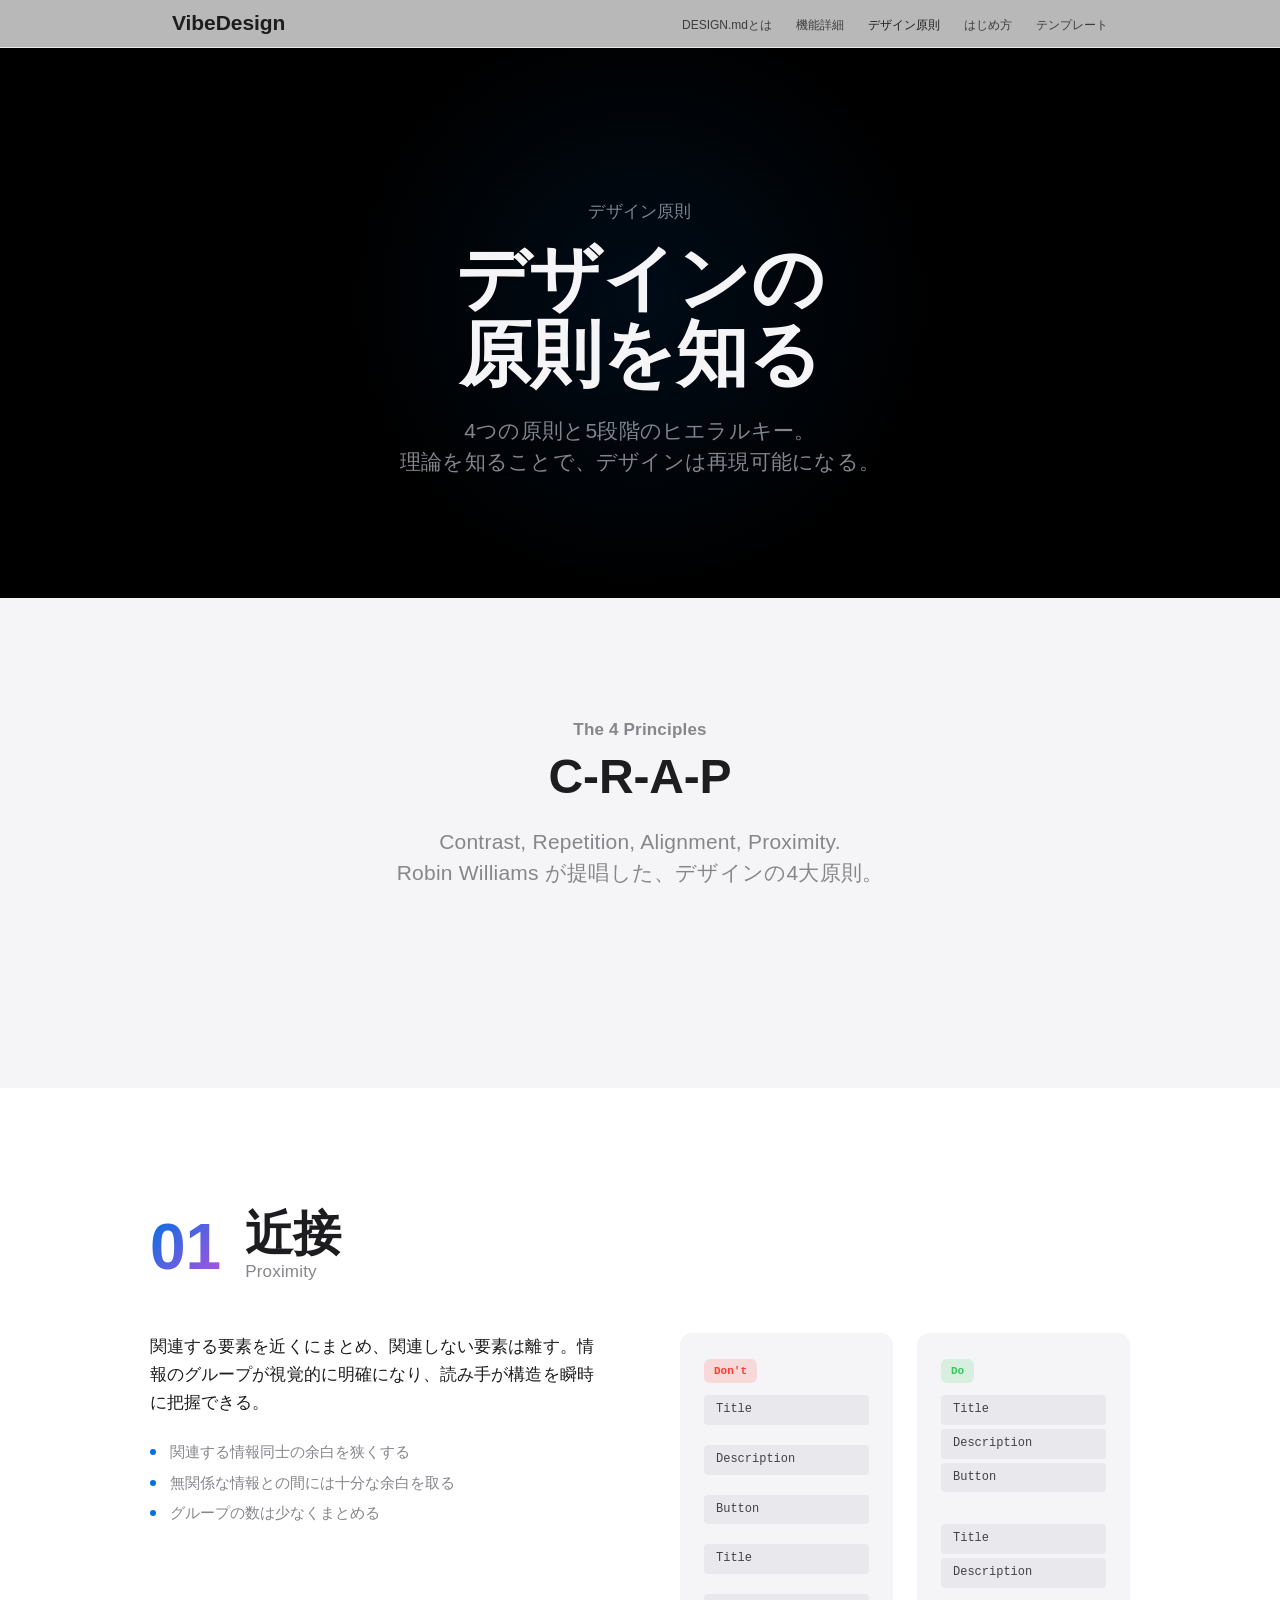
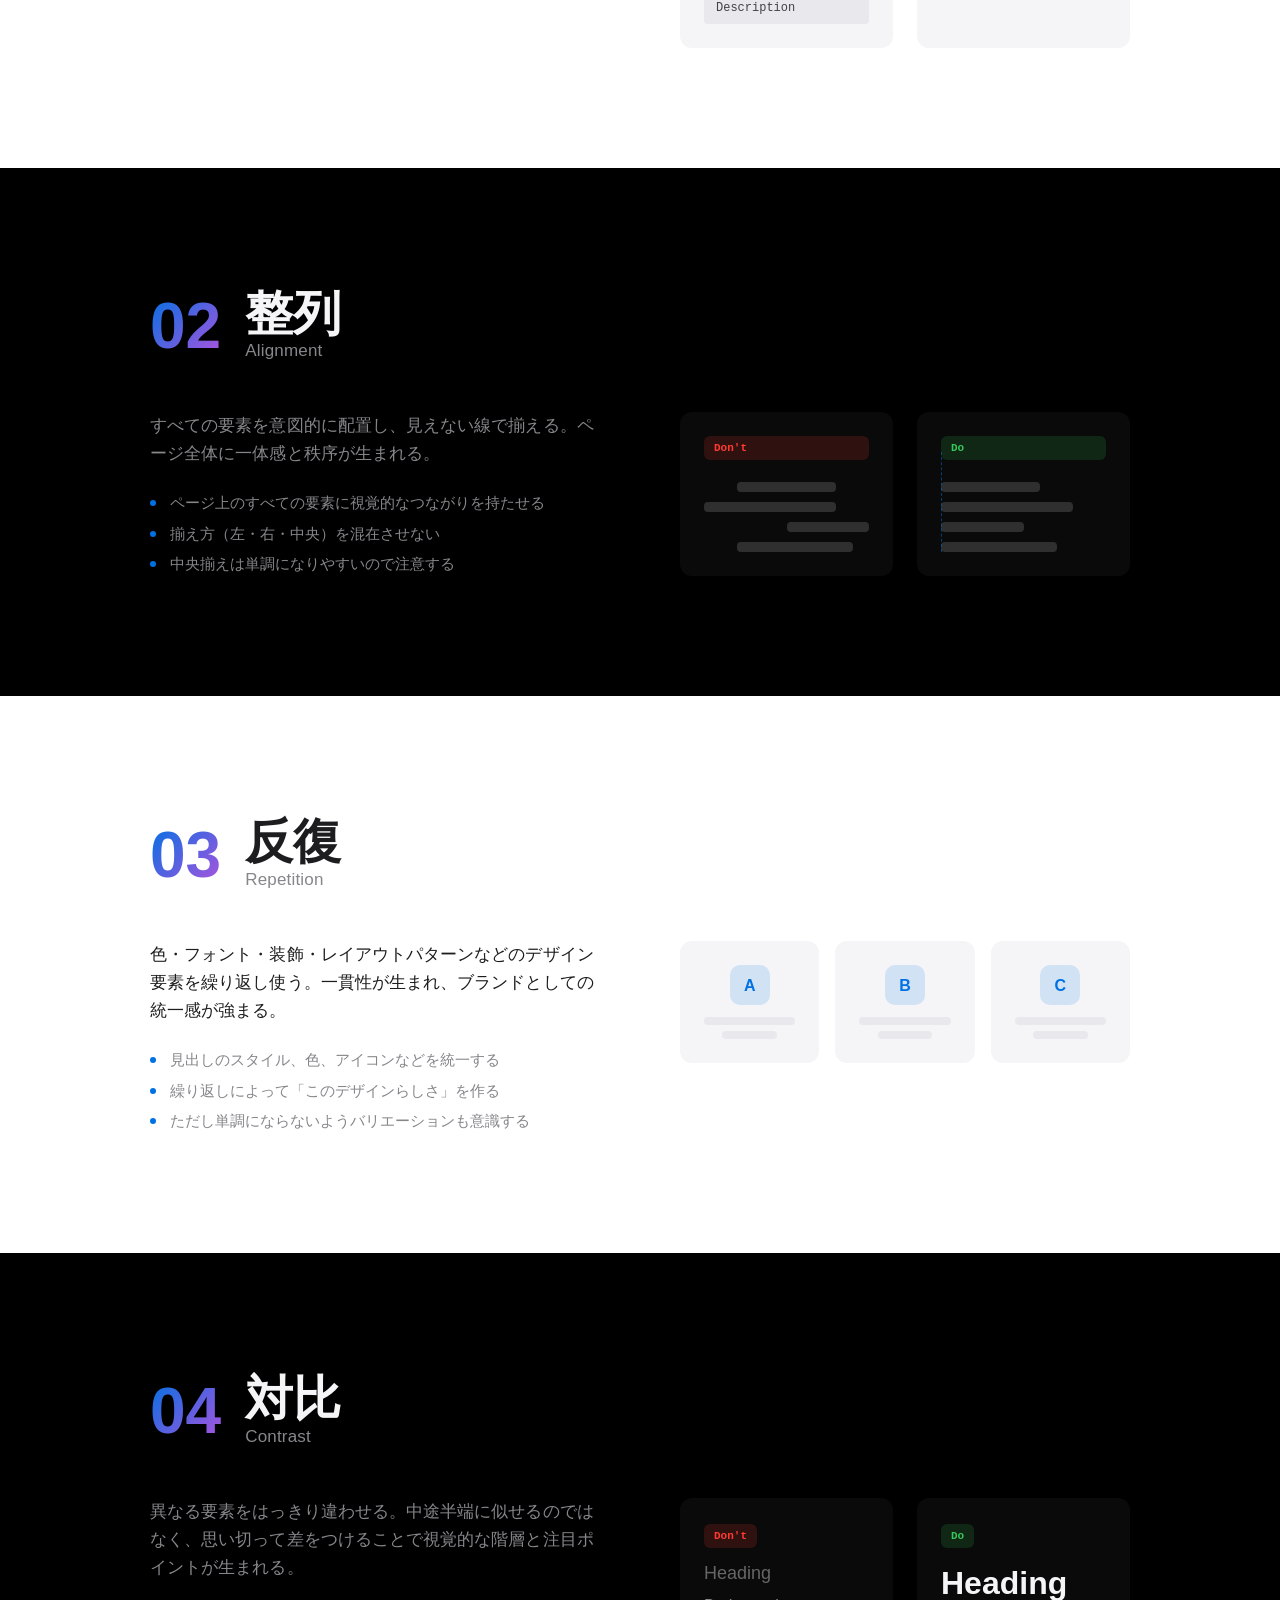
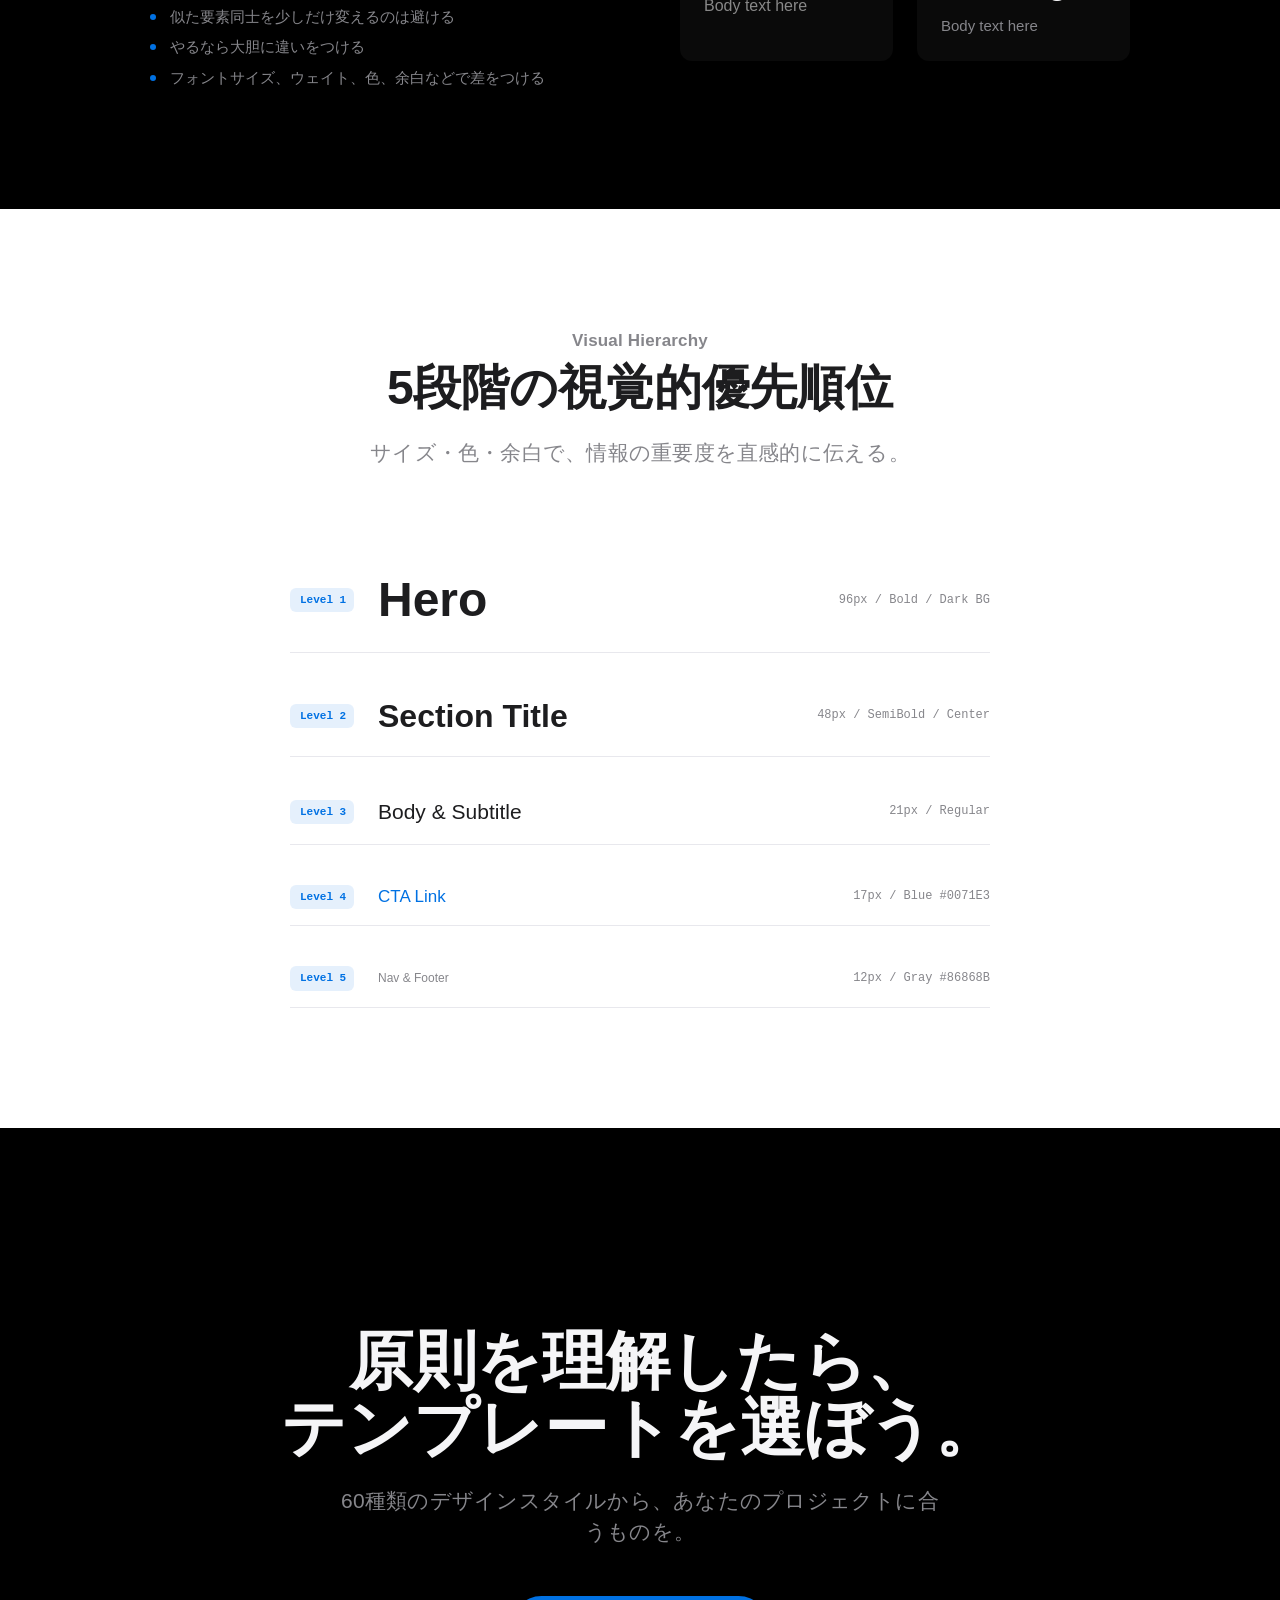
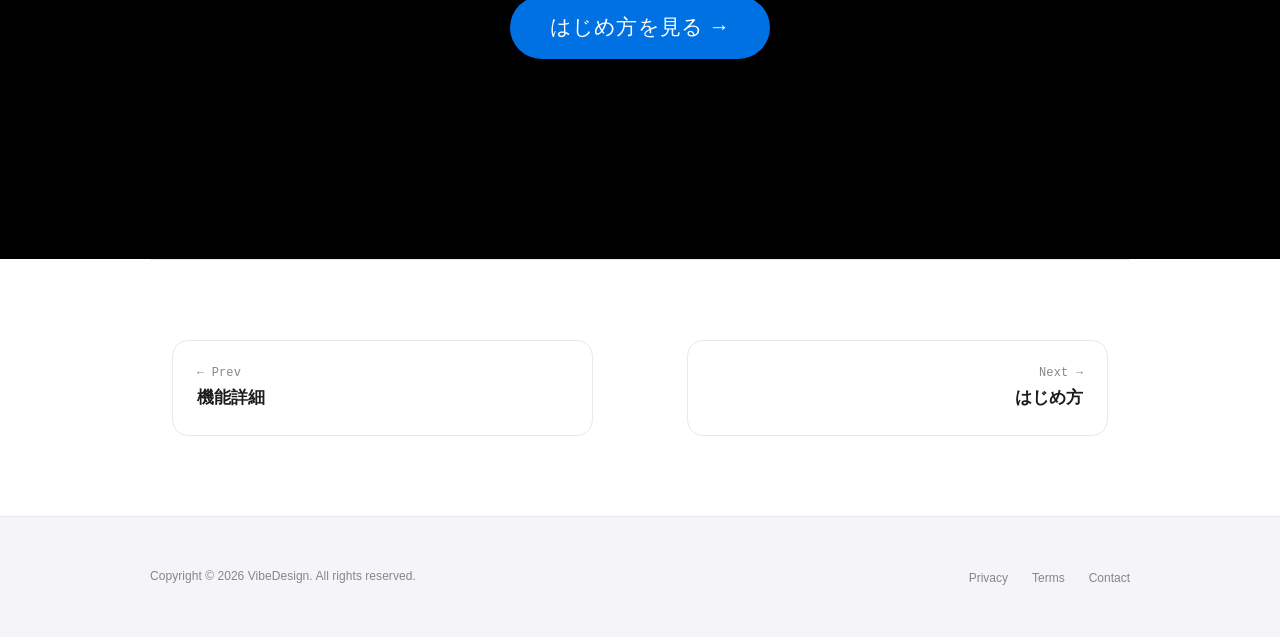
<file: principles.html>
<!DOCTYPE html>
<html lang="ja">
<head>
  <meta charset="UTF-8">
  <meta name="viewport" content="width=device-width, initial-scale=1.0">
  <title>Principles — VibeDesign</title>
  <link rel="stylesheet" href="styles.css">
</head>
<body>

  <!-- Navigation -->
  <nav class="nav">
    <div class="nav-inner">
      <a href="index.html" class="nav-logo">VibeDesign</a>
      <ul class="nav-links">
        <li><a href="index.html">DESIGN.mdとは</a></li>
        <li><a href="features.html">機能詳細</a></li>
        <li><a href="principles.html" class="nav-active">デザイン原則</a></li>
        <li><a href="get-started.html">はじめ方</a></li>
        <li><a href="gallery.html">テンプレート</a></li>
      </ul>
    </div>
  </nav>

  <!-- Page Hero -->
  <section class="page-hero">
    <p class="page-hero-label">デザイン原則</p>
    <h1 class="page-hero-title">デザインの<br>原則を知る</h1>
    <p class="page-hero-subtitle">
      4つの原則と5段階のヒエラルキー。<br>
      理論を知ることで、デザインは再現可能になる。
    </p>
  </section>

  <!-- 4 Principles Detail -->
  <section class="section section-light-gray">
    <div class="section-inner">
      <p class="section-label">The 4 Principles</p>
      <h2 class="section-title">C-R-A-P</h2>
      <p class="section-subtitle">
        Contrast, Repetition, Alignment, Proximity.<br>
        Robin Williams が提唱した、デザインの4大原則。
      </p>
    </div>
  </section>

  <!-- Principle 1: Proximity -->
  <section class="section">
    <div class="section-inner">
      <div class="principle-detail fade-in">
        <div class="principle-detail-header">
          <span class="principle-detail-number">01</span>
          <div>
            <h2 class="principle-detail-title">近接</h2>
            <p class="principle-detail-en">Proximity</p>
          </div>
        </div>
        <div class="principle-detail-body">
          <div class="principle-detail-text">
            <p>関連する要素を近くにまとめ、関連しない要素は離す。情報のグループが視覚的に明確になり、読み手が構造を瞬時に把握できる。</p>
            <ul class="principle-rules">
              <li>関連する情報同士の余白を狭くする</li>
              <li>無関係な情報との間には十分な余白を取る</li>
              <li>グループの数は少なくまとめる</li>
            </ul>
          </div>
          <div class="principle-detail-demo">
            <div class="proximity-demo">
              <div class="proximity-bad">
                <span class="demo-badge demo-badge-dont">Don't</span>
                <div class="proximity-item">Title</div>
                <div class="proximity-item" style="margin-top: 20px;">Description</div>
                <div class="proximity-item" style="margin-top: 20px;">Button</div>
                <div class="proximity-item" style="margin-top: 20px;">Title</div>
                <div class="proximity-item" style="margin-top: 20px;">Description</div>
              </div>
              <div class="proximity-good">
                <span class="demo-badge demo-badge-do">Do</span>
                <div class="proximity-group">
                  <div class="proximity-item">Title</div>
                  <div class="proximity-item" style="margin-top: 4px;">Description</div>
                  <div class="proximity-item" style="margin-top: 4px;">Button</div>
                </div>
                <div class="proximity-group" style="margin-top: 32px;">
                  <div class="proximity-item">Title</div>
                  <div class="proximity-item" style="margin-top: 4px;">Description</div>
                </div>
              </div>
            </div>
          </div>
        </div>
      </div>
    </div>
  </section>

  <!-- Principle 2: Alignment -->
  <section class="section section-dark">
    <div class="section-inner">
      <div class="principle-detail fade-in">
        <div class="principle-detail-header">
          <span class="principle-detail-number">02</span>
          <div>
            <h2 class="principle-detail-title" style="color: var(--off-white);">整列</h2>
            <p class="principle-detail-en">Alignment</p>
          </div>
        </div>
        <div class="principle-detail-body">
          <div class="principle-detail-text" style="color: var(--off-white);">
            <p>すべての要素を意図的に配置し、見えない線で揃える。ページ全体に一体感と秩序が生まれる。</p>
            <ul class="principle-rules">
              <li>ページ上のすべての要素に視覚的なつながりを持たせる</li>
              <li>揃え方（左・右・中央）を混在させない</li>
              <li>中央揃えは単調になりやすいので注意する</li>
            </ul>
          </div>
          <div class="principle-detail-demo">
            <div class="alignment-demo">
              <div class="alignment-bad">
                <span class="demo-badge demo-badge-dont">Don't</span>
                <div class="align-line" style="width: 60%; margin: 0 auto;"></div>
                <div class="align-line" style="width: 80%;"></div>
                <div class="align-line" style="width: 50%; margin-left: auto;"></div>
                <div class="align-line" style="width: 70%; margin: 0 20%;"></div>
              </div>
              <div class="alignment-good">
                <span class="demo-badge demo-badge-do">Do</span>
                <div class="align-line" style="width: 60%;"></div>
                <div class="align-line" style="width: 80%;"></div>
                <div class="align-line" style="width: 50%;"></div>
                <div class="align-line" style="width: 70%;"></div>
                <div class="align-guide"></div>
              </div>
            </div>
          </div>
        </div>
      </div>
    </div>
  </section>

  <!-- Principle 3: Repetition -->
  <section class="section">
    <div class="section-inner">
      <div class="principle-detail fade-in">
        <div class="principle-detail-header">
          <span class="principle-detail-number">03</span>
          <div>
            <h2 class="principle-detail-title">反復</h2>
            <p class="principle-detail-en">Repetition</p>
          </div>
        </div>
        <div class="principle-detail-body">
          <div class="principle-detail-text">
            <p>色・フォント・装飾・レイアウトパターンなどのデザイン要素を繰り返し使う。一貫性が生まれ、ブランドとしての統一感が強まる。</p>
            <ul class="principle-rules">
              <li>見出しのスタイル、色、アイコンなどを統一する</li>
              <li>繰り返しによって「このデザインらしさ」を作る</li>
              <li>ただし単調にならないようバリエーションも意識する</li>
            </ul>
          </div>
          <div class="principle-detail-demo">
            <div class="repetition-demo">
              <div class="rep-card">
                <div class="rep-card-icon" style="background: rgba(0,113,227,0.15); color: var(--blue);">A</div>
                <div class="rep-card-line"></div>
                <div class="rep-card-line short"></div>
              </div>
              <div class="rep-card">
                <div class="rep-card-icon" style="background: rgba(0,113,227,0.15); color: var(--blue);">B</div>
                <div class="rep-card-line"></div>
                <div class="rep-card-line short"></div>
              </div>
              <div class="rep-card">
                <div class="rep-card-icon" style="background: rgba(0,113,227,0.15); color: var(--blue);">C</div>
                <div class="rep-card-line"></div>
                <div class="rep-card-line short"></div>
              </div>
            </div>
          </div>
        </div>
      </div>
    </div>
  </section>

  <!-- Principle 4: Contrast -->
  <section class="section section-dark">
    <div class="section-inner">
      <div class="principle-detail fade-in">
        <div class="principle-detail-header">
          <span class="principle-detail-number">04</span>
          <div>
            <h2 class="principle-detail-title" style="color: var(--off-white);">対比</h2>
            <p class="principle-detail-en">Contrast</p>
          </div>
        </div>
        <div class="principle-detail-body">
          <div class="principle-detail-text" style="color: var(--off-white);">
            <p>異なる要素をはっきり違わせる。中途半端に似せるのではなく、思い切って差をつけることで視覚的な階層と注目ポイントが生まれる。</p>
            <ul class="principle-rules">
              <li>似た要素同士を少しだけ変えるのは避ける</li>
              <li>やるなら大胆に違いをつける</li>
              <li>フォントサイズ、ウェイト、色、余白などで差をつける</li>
            </ul>
          </div>
          <div class="principle-detail-demo">
            <div class="contrast-demo">
              <div class="contrast-bad">
                <span class="demo-badge demo-badge-dont">Don't</span>
                <p style="font-size: 18px; font-weight: 500; color: #666; margin-bottom: 8px;">Heading</p>
                <p style="font-size: 16px; font-weight: 400; color: #888;">Body text here</p>
              </div>
              <div class="contrast-good">
                <span class="demo-badge demo-badge-do">Do</span>
                <p style="font-size: 32px; font-weight: 700; color: var(--off-white); margin-bottom: 8px;">Heading</p>
                <p style="font-size: 15px; font-weight: 400; color: var(--mid-gray);">Body text here</p>
              </div>
            </div>
          </div>
        </div>
      </div>
    </div>
  </section>

  <!-- Visual Hierarchy -->
  <section class="section">
    <div class="section-inner">
      <p class="section-label">Visual Hierarchy</p>
      <h2 class="section-title">5段階の視覚的優先順位</h2>
      <p class="section-subtitle">
        サイズ・色・余白で、情報の重要度を直感的に伝える。
      </p>

      <div class="hierarchy-demo fade-in">
        <div class="hierarchy-level">
          <span class="hierarchy-tag">Level 1</span>
          <p class="hierarchy-l1">Hero</p>
          <span class="hierarchy-spec">96px / Bold / Dark BG</span>
        </div>
        <div class="hierarchy-level">
          <span class="hierarchy-tag">Level 2</span>
          <p class="hierarchy-l2">Section Title</p>
          <span class="hierarchy-spec">48px / SemiBold / Center</span>
        </div>
        <div class="hierarchy-level">
          <span class="hierarchy-tag">Level 3</span>
          <p class="hierarchy-l3">Body &amp; Subtitle</p>
          <span class="hierarchy-spec">21px / Regular</span>
        </div>
        <div class="hierarchy-level">
          <span class="hierarchy-tag">Level 4</span>
          <p class="hierarchy-l4">CTA Link</p>
          <span class="hierarchy-spec">17px / Blue #0071E3</span>
        </div>
        <div class="hierarchy-level">
          <span class="hierarchy-tag">Level 5</span>
          <p class="hierarchy-l5">Nav &amp; Footer</p>
          <span class="hierarchy-spec">12px / Gray #86868B</span>
        </div>
      </div>
    </div>
  </section>

  <!-- CTA -->
  <section class="section-cta">
    <h2 class="cta-title fade-in">原則を理解したら、<br>テンプレートを選ぼう。</h2>
    <p class="cta-subtitle fade-in">60種類のデザインスタイルから、あなたのプロジェクトに合うものを。</p>
    <div class="fade-in" style="text-align: center;">
      <a href="get-started.html" class="btn btn-primary btn-large">はじめ方を見る →</a>
    </div>
  </section>

  <!-- Page Navigation -->
  <nav class="page-nav">
    <a href="features.html" class="page-nav-item prev">
      <span class="page-nav-dir">← Prev</span>
      <span class="page-nav-title">機能詳細</span>
    </a>
    <a href="get-started.html" class="page-nav-item next">
      <span class="page-nav-dir">Next →</span>
      <span class="page-nav-title">はじめ方</span>
    </a>
  </nav>

  <!-- Footer -->
  <footer class="footer">
    <div class="footer-inner">
      <p class="footer-text">Copyright &copy; 2026 VibeDesign. All rights reserved.</p>
      <ul class="footer-links">
        <li><a href="#">Privacy</a></li>
        <li><a href="#">Terms</a></li>
        <li><a href="#">Contact</a></li>
      </ul>
    </div>
  </footer>

  <script src="scripts.js"></script>
</body>
</html>
</file>
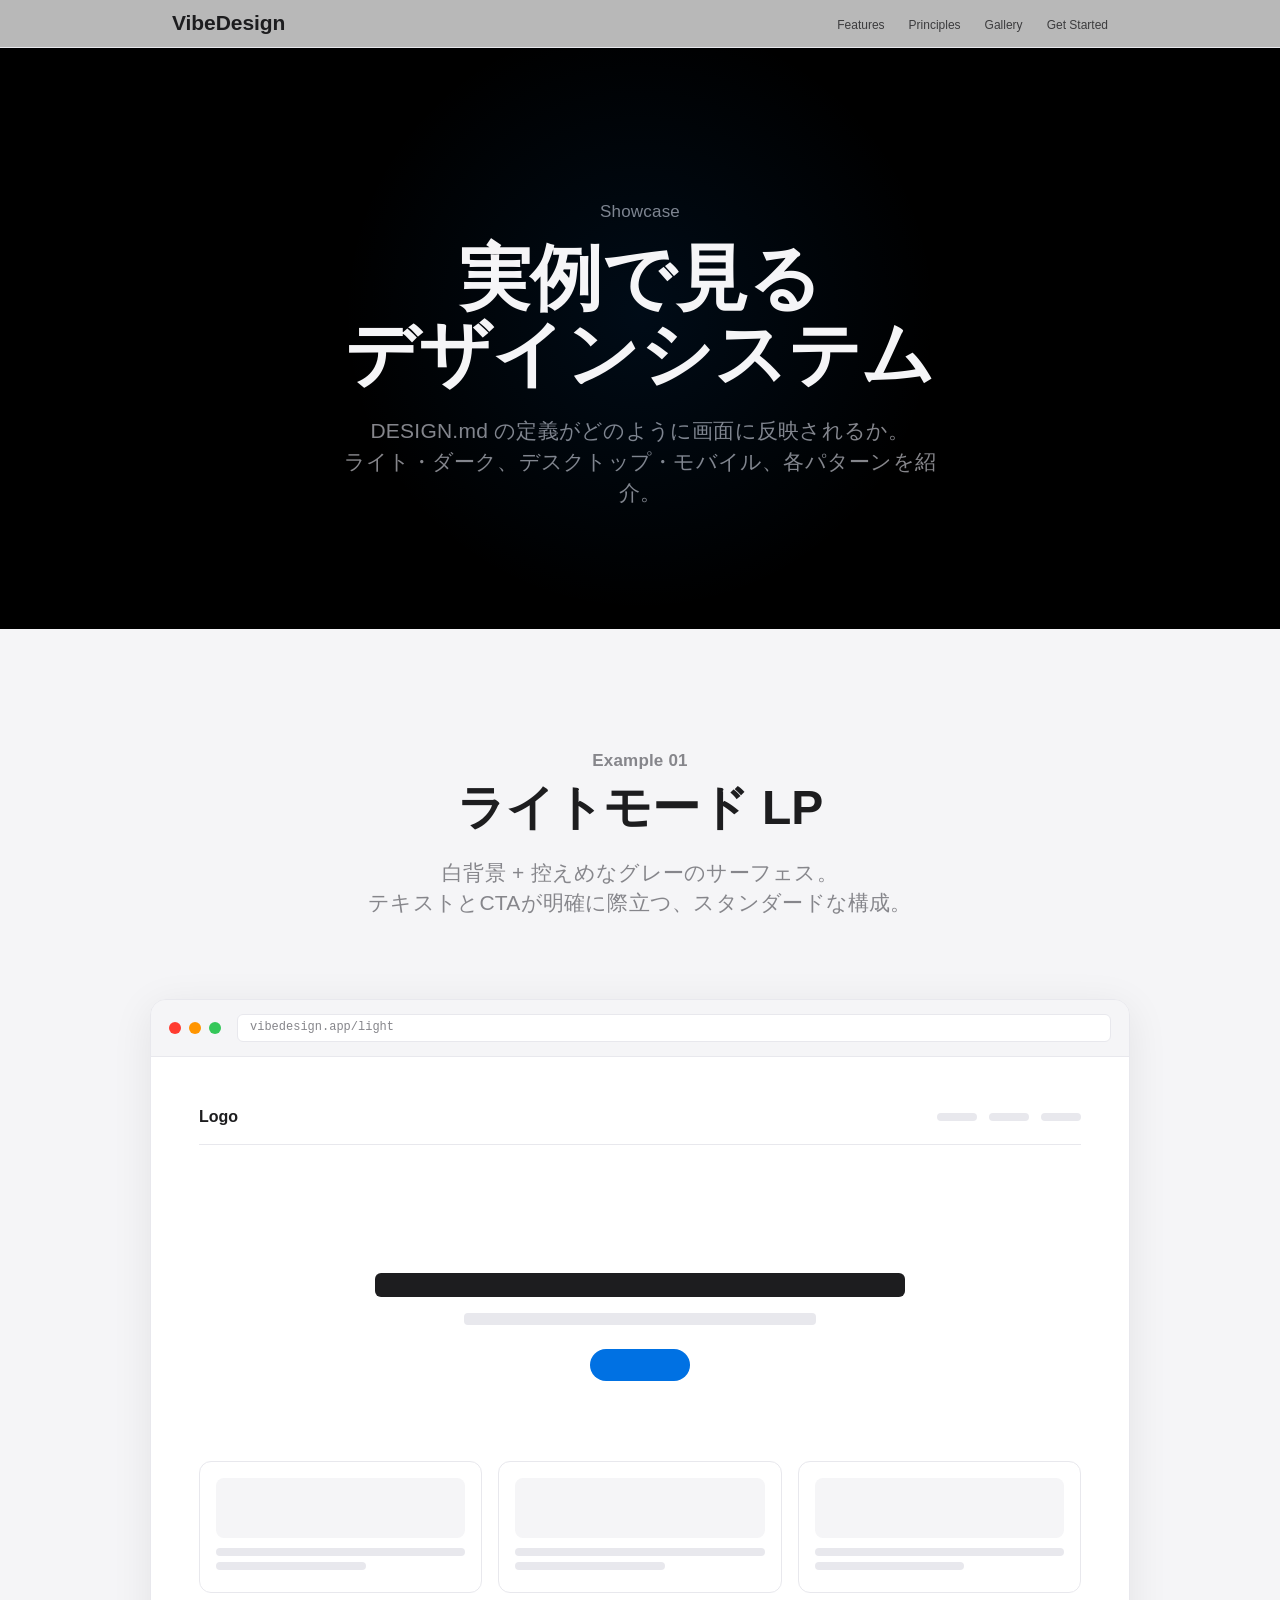
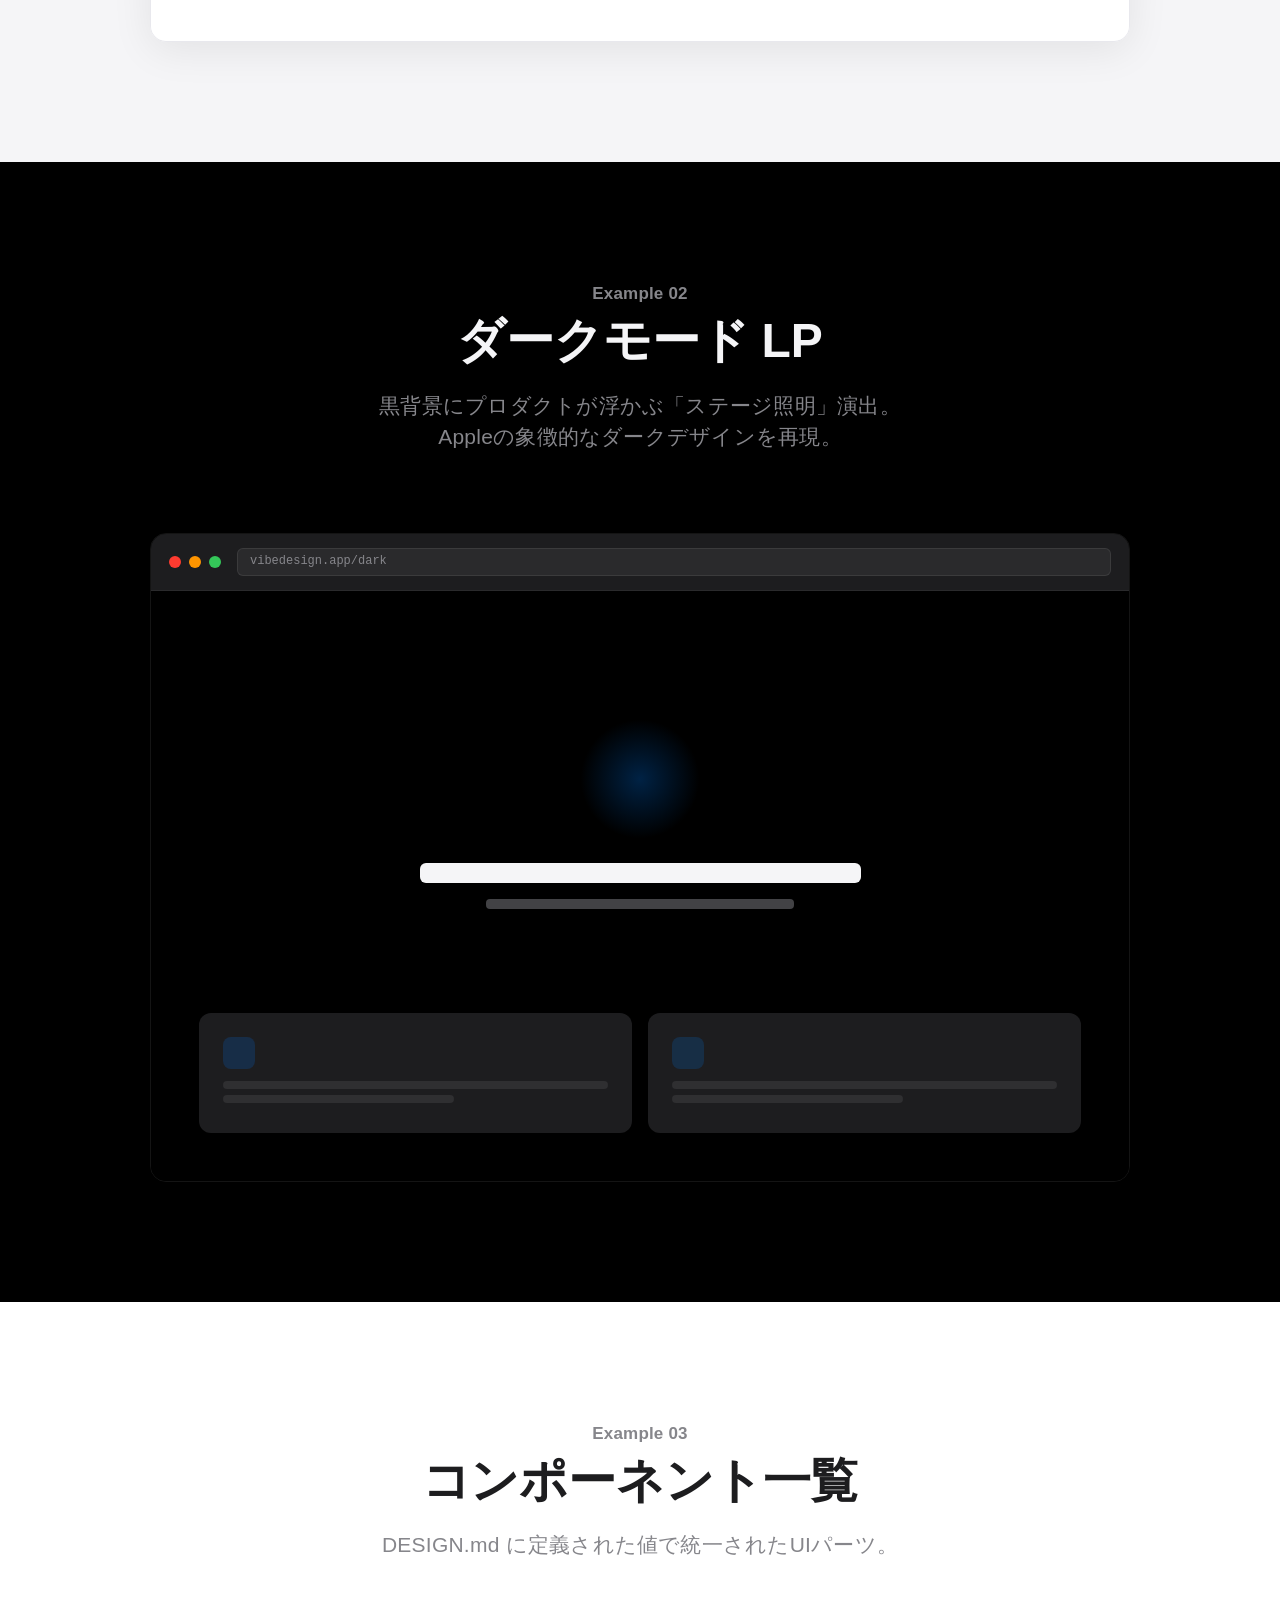
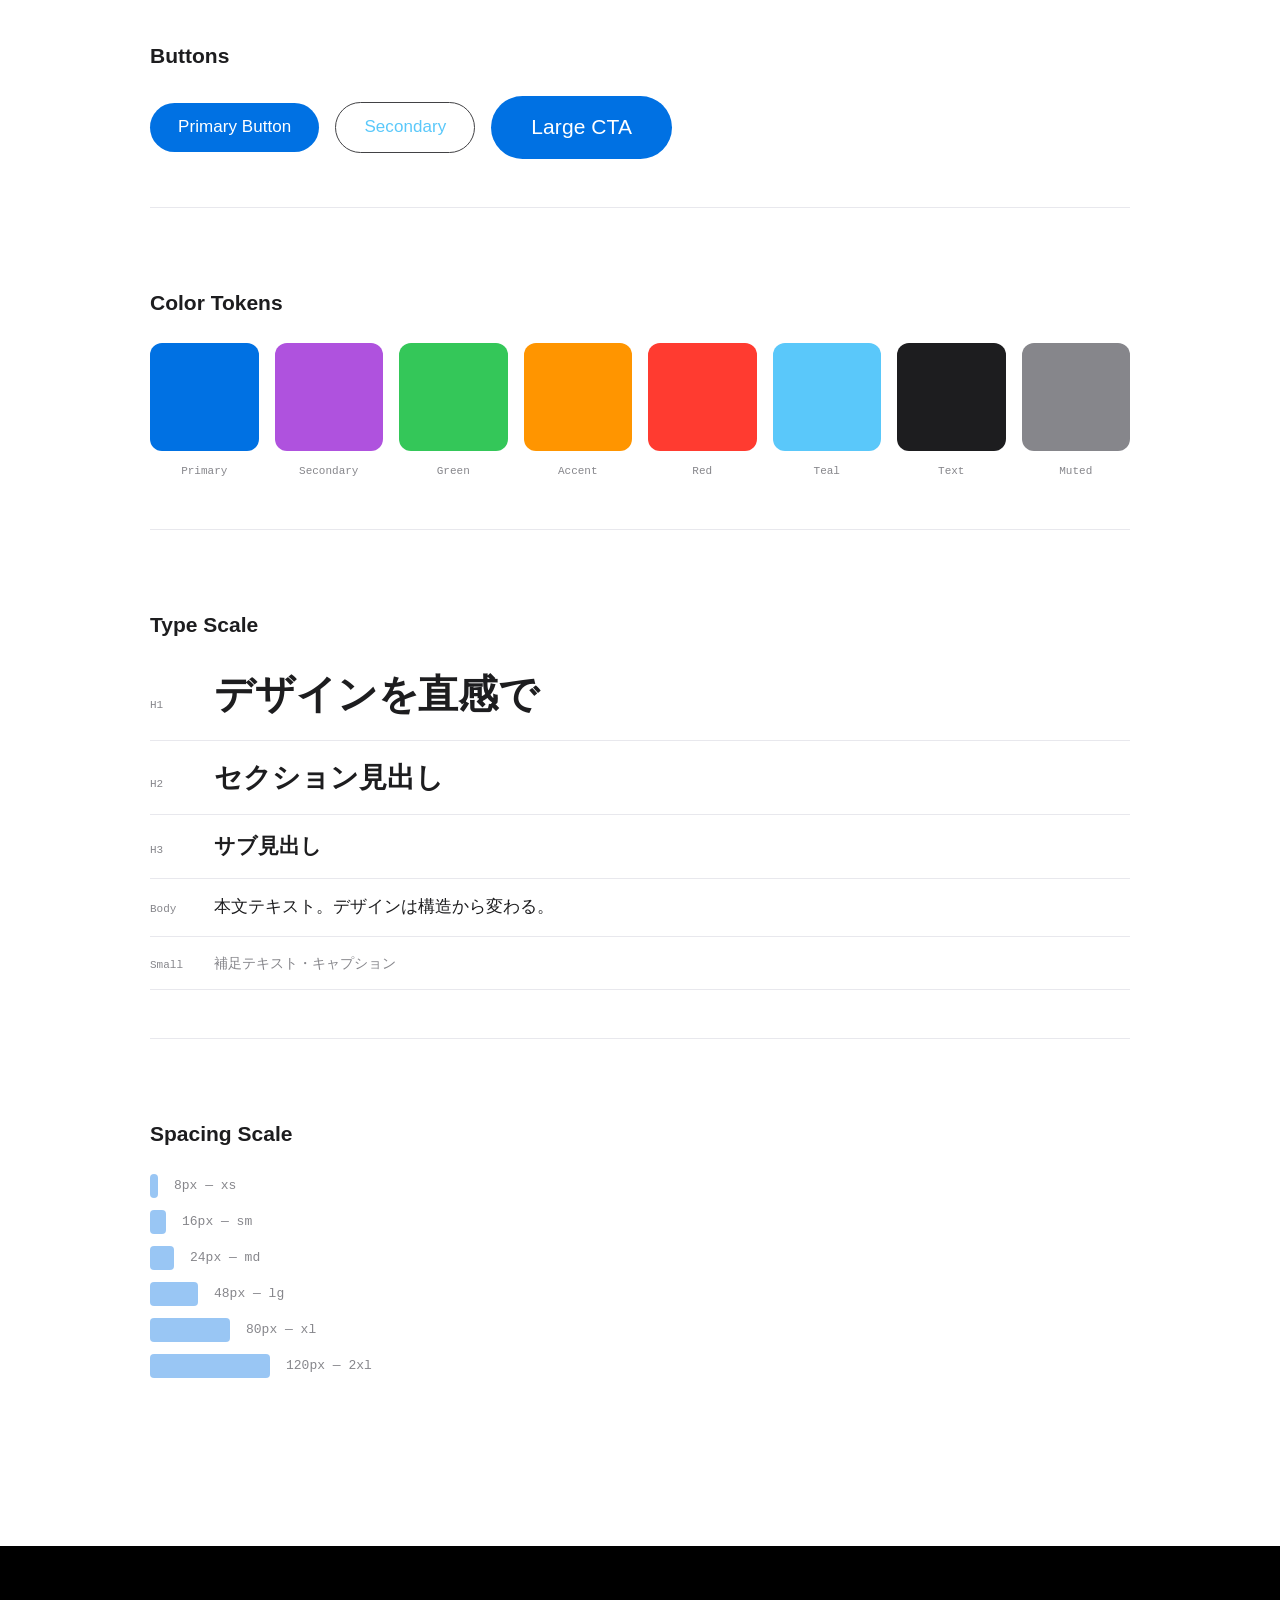
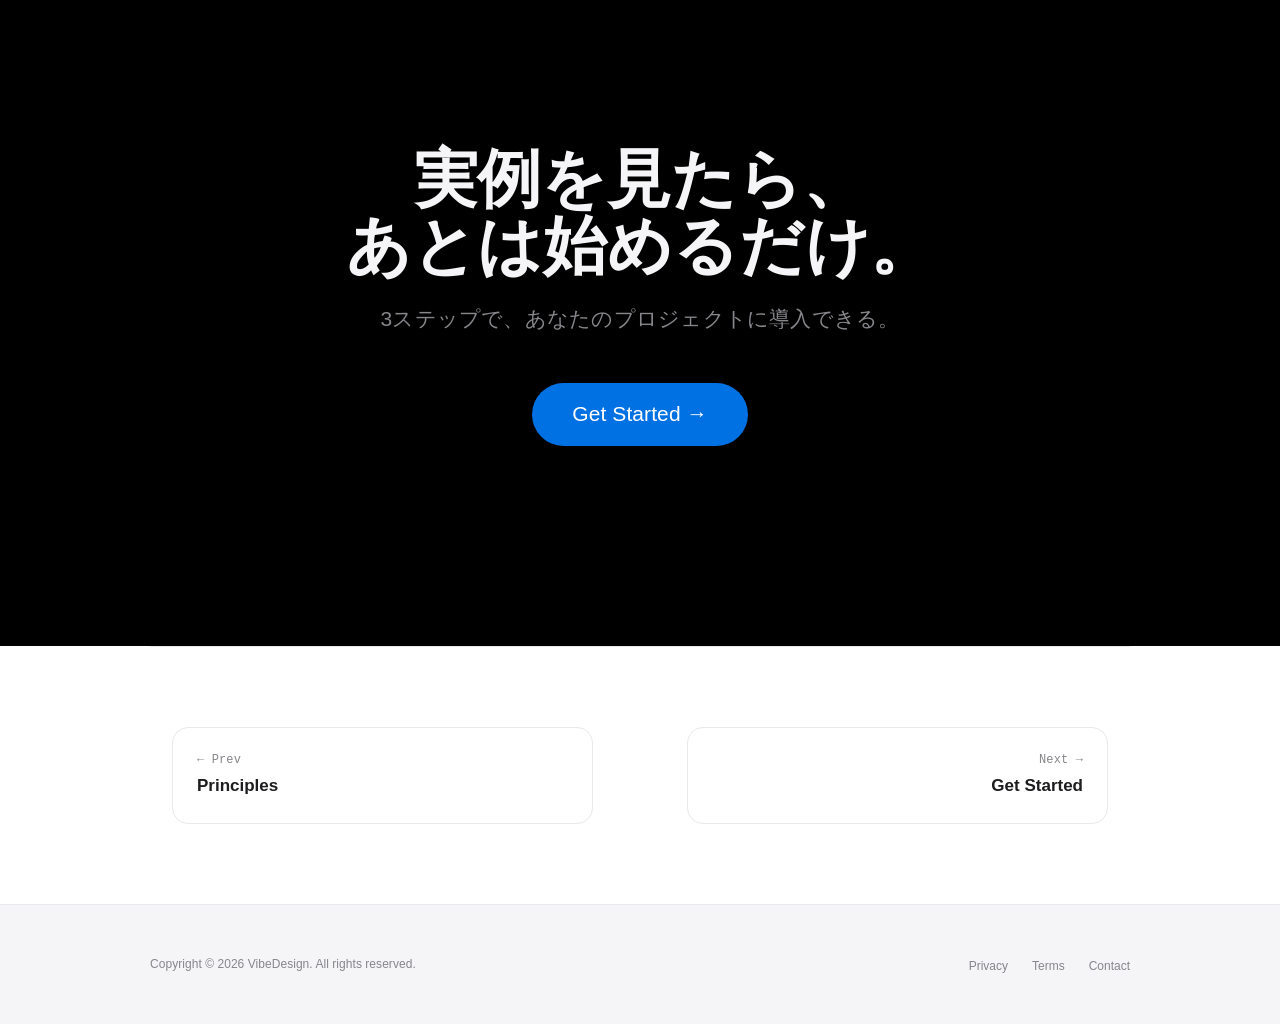
<file: showcase.html>
<!DOCTYPE html>
<html lang="ja">
<head>
  <meta charset="UTF-8">
  <meta name="viewport" content="width=device-width, initial-scale=1.0">
  <title>Showcase — VibeDesign</title>
  <link rel="stylesheet" href="styles.css">
</head>
<body>

  <!-- Navigation -->
  <nav class="nav">
    <div class="nav-inner">
      <a href="index.html" class="nav-logo">VibeDesign</a>
      <ul class="nav-links">
        <li><a href="features.html">Features</a></li>
        <li><a href="principles.html">Principles</a></li>
        <li><a href="gallery.html">Gallery</a></li>
        <li><a href="get-started.html">Get Started</a></li>
      </ul>
    </div>
  </nav>

  <!-- Page Hero -->
  <section class="page-hero">
    <p class="page-hero-label">Showcase</p>
    <h1 class="page-hero-title">実例で見る<br>デザインシステム</h1>
    <p class="page-hero-subtitle">
      DESIGN.md の定義がどのように画面に反映されるか。<br>
      ライト・ダーク、デスクトップ・モバイル、各パターンを紹介。
    </p>
  </section>

  <!-- Showcase 1: Light Mode LP -->
  <section class="section section-light-gray">
    <div class="section-inner">
      <p class="section-label">Example 01</p>
      <h2 class="section-title">ライトモード LP</h2>
      <p class="section-subtitle">
        白背景 + 控えめなグレーのサーフェス。<br>
        テキストとCTAが明確に際立つ、スタンダードな構成。
      </p>

      <div class="browser-mock fade-in">
        <div class="browser-mock-bar">
          <span class="mock-dot" style="background: var(--red);"></span>
          <span class="mock-dot" style="background: var(--orange);"></span>
          <span class="mock-dot" style="background: var(--green);"></span>
          <div class="mock-url">vibedesign.app/light</div>
        </div>
        <div class="browser-mock-body mock-light">
          <div class="mock-nav-bar">
            <span class="mock-logo-text">Logo</span>
            <div class="mock-nav-items">
              <span></span><span></span><span></span>
            </div>
          </div>
          <div class="mock-hero-block">
            <div class="mock-hero-title"></div>
            <div class="mock-hero-sub"></div>
            <div class="mock-hero-btn"></div>
          </div>
          <div class="mock-cards-row">
            <div class="mock-card-item">
              <div class="mock-card-img"></div>
              <div class="mock-card-line"></div>
              <div class="mock-card-line short"></div>
            </div>
            <div class="mock-card-item">
              <div class="mock-card-img"></div>
              <div class="mock-card-line"></div>
              <div class="mock-card-line short"></div>
            </div>
            <div class="mock-card-item">
              <div class="mock-card-img"></div>
              <div class="mock-card-line"></div>
              <div class="mock-card-line short"></div>
            </div>
          </div>
        </div>
      </div>
    </div>
  </section>

  <!-- Showcase 2: Dark Mode LP -->
  <section class="section section-dark">
    <div class="section-inner">
      <p class="section-label">Example 02</p>
      <h2 class="section-title" style="color: var(--off-white);">ダークモード LP</h2>
      <p class="section-subtitle">
        黒背景にプロダクトが浮かぶ「ステージ照明」演出。<br>
        Appleの象徴的なダークデザインを再現。
      </p>

      <div class="browser-mock fade-in">
        <div class="browser-mock-bar">
          <span class="mock-dot" style="background: var(--red);"></span>
          <span class="mock-dot" style="background: var(--orange);"></span>
          <span class="mock-dot" style="background: var(--green);"></span>
          <div class="mock-url">vibedesign.app/dark</div>
        </div>
        <div class="browser-mock-body mock-dark">
          <div class="mock-hero-block-dark">
            <div class="mock-product-glow"></div>
            <div class="mock-hero-title-dark"></div>
            <div class="mock-hero-sub-dark"></div>
          </div>
          <div class="mock-features-dark">
            <div class="mock-feature-card-dark">
              <div class="mock-feature-icon"></div>
              <div class="mock-card-line-dark"></div>
              <div class="mock-card-line-dark short"></div>
            </div>
            <div class="mock-feature-card-dark">
              <div class="mock-feature-icon"></div>
              <div class="mock-card-line-dark"></div>
              <div class="mock-card-line-dark short"></div>
            </div>
          </div>
        </div>
      </div>
    </div>
  </section>

  <!-- Showcase 3: Components -->
  <section class="section">
    <div class="section-inner">
      <p class="section-label">Example 03</p>
      <h2 class="section-title">コンポーネント一覧</h2>
      <p class="section-subtitle">
        DESIGN.md に定義された値で統一されたUIパーツ。
      </p>

      <div class="showcase-components fade-in">
        <!-- Buttons showcase -->
        <div class="sc-group">
          <h3 class="sc-group-title">Buttons</h3>
          <div class="sc-row">
            <a href="#" class="btn btn-primary">Primary Button</a>
            <a href="#" class="btn btn-secondary">Secondary</a>
            <a href="#" class="btn btn-primary btn-large">Large CTA</a>
          </div>
        </div>

        <!-- Colors showcase -->
        <div class="sc-group">
          <h3 class="sc-group-title">Color Tokens</h3>
          <div class="sc-color-row">
            <div class="sc-color"><div class="sc-color-box" style="background: var(--blue);"></div><span>Primary</span></div>
            <div class="sc-color"><div class="sc-color-box" style="background: var(--purple);"></div><span>Secondary</span></div>
            <div class="sc-color"><div class="sc-color-box" style="background: var(--green);"></div><span>Green</span></div>
            <div class="sc-color"><div class="sc-color-box" style="background: var(--orange);"></div><span>Accent</span></div>
            <div class="sc-color"><div class="sc-color-box" style="background: var(--red);"></div><span>Red</span></div>
            <div class="sc-color"><div class="sc-color-box" style="background: var(--teal);"></div><span>Teal</span></div>
            <div class="sc-color"><div class="sc-color-box" style="background: var(--near-black);"></div><span>Text</span></div>
            <div class="sc-color"><div class="sc-color-box" style="background: var(--mid-gray);"></div><span>Muted</span></div>
          </div>
        </div>

        <!-- Type Scale -->
        <div class="sc-group">
          <h3 class="sc-group-title">Type Scale</h3>
          <div class="sc-type-list">
            <div class="sc-type-item">
              <span class="sc-type-label">H1</span>
              <span style="font-size: 40px; font-weight: 700; letter-spacing: -0.003em;">デザインを直感で</span>
            </div>
            <div class="sc-type-item">
              <span class="sc-type-label">H2</span>
              <span style="font-size: 28px; font-weight: 600;">セクション見出し</span>
            </div>
            <div class="sc-type-item">
              <span class="sc-type-label">H3</span>
              <span style="font-size: 21px; font-weight: 600;">サブ見出し</span>
            </div>
            <div class="sc-type-item">
              <span class="sc-type-label">Body</span>
              <span style="font-size: 17px; font-weight: 400;">本文テキスト。デザインは構造から変わる。</span>
            </div>
            <div class="sc-type-item">
              <span class="sc-type-label">Small</span>
              <span style="font-size: 14px; font-weight: 400; color: var(--mid-gray);">補足テキスト・キャプション</span>
            </div>
          </div>
        </div>

        <!-- Spacing -->
        <div class="sc-group">
          <h3 class="sc-group-title">Spacing Scale</h3>
          <div class="sc-spacing-list">
            <div class="sc-spacing-item"><div class="sc-spacing-bar" style="width: 8px;"></div><span>8px — xs</span></div>
            <div class="sc-spacing-item"><div class="sc-spacing-bar" style="width: 16px;"></div><span>16px — sm</span></div>
            <div class="sc-spacing-item"><div class="sc-spacing-bar" style="width: 24px;"></div><span>24px — md</span></div>
            <div class="sc-spacing-item"><div class="sc-spacing-bar" style="width: 48px;"></div><span>48px — lg</span></div>
            <div class="sc-spacing-item"><div class="sc-spacing-bar" style="width: 80px;"></div><span>80px — xl</span></div>
            <div class="sc-spacing-item"><div class="sc-spacing-bar" style="width: 120px;"></div><span>120px — 2xl</span></div>
          </div>
        </div>
      </div>
    </div>
  </section>

  <!-- CTA -->
  <section class="section-cta">
    <h2 class="cta-title fade-in">実例を見たら、<br>あとは始めるだけ。</h2>
    <p class="cta-subtitle fade-in">3ステップで、あなたのプロジェクトに導入できる。</p>
    <div class="fade-in" style="text-align: center;">
      <a href="get-started.html" class="btn btn-primary btn-large">Get Started →</a>
    </div>
  </section>

  <!-- Page Navigation -->
  <nav class="page-nav">
    <a href="principles.html" class="page-nav-item prev">
      <span class="page-nav-dir">← Prev</span>
      <span class="page-nav-title">Principles</span>
    </a>
    <a href="get-started.html" class="page-nav-item next">
      <span class="page-nav-dir">Next →</span>
      <span class="page-nav-title">Get Started</span>
    </a>
  </nav>

  <!-- Footer -->
  <footer class="footer">
    <div class="footer-inner">
      <p class="footer-text">Copyright &copy; 2026 VibeDesign. All rights reserved.</p>
      <ul class="footer-links">
        <li><a href="#">Privacy</a></li>
        <li><a href="#">Terms</a></li>
        <li><a href="#">Contact</a></li>
      </ul>
    </div>
  </footer>

  <script src="scripts.js"></script>
</body>
</html>
</file>
<file: styles.css>
/* ============================================
   CSS Variables — design.md カラーパレット準拠
   ============================================ */
:root {
  /* Base Colors */
  --white: #FFFFFF;
  --off-white: #F5F5F7;
  --light-gray: #E8E8ED;
  --mid-gray: #86868B;
  --dark-gray: #424245;
  --near-black: #1D1D1F;
  --pure-black: #000000;

  /* Accent Colors */
  --blue: #0071E3;
  --blue-hover: #0077ED;
  --green: #34C759;
  --orange: #FF9500;
  --red: #FF3B30;
  --purple: #AF52DE;
  --teal: #5AC8FA;

  /* Spacing Scale (8px grid) */
  --space-xs: 8px;
  --space-sm: 16px;
  --space-md: 24px;
  --space-lg: 48px;
  --space-xl: 80px;
  --space-2xl: 120px;
  --space-3xl: 200px;

  /* Typography */
  --font-primary: "SF Pro Display", "SF Pro Icons", "Hiragino Sans", "Hiragino Kaku Gothic ProN", "Yu Gothic", "Meiryo", -apple-system, BlinkMacSystemFont, "Helvetica Neue", Helvetica, Arial, sans-serif;
  --font-mono: "SF Mono", "Fira Code", "Fira Mono", Menlo, Consolas, monospace;
}

/* ============================================
   Reset & Base
   ============================================ */
*, *::before, *::after {
  margin: 0;
  padding: 0;
  box-sizing: border-box;
}

html {
  font-size: 16px;
  scroll-behavior: smooth;
  -webkit-font-smoothing: antialiased;
  -moz-osx-font-smoothing: grayscale;
}

body {
  font-family: var(--font-primary);
  color: var(--near-black);
  background: var(--white);
  line-height: 1.47;
  overflow-x: hidden;
}

a {
  color: var(--blue);
  text-decoration: none;
  transition: color 0.2s ease;
}
a:hover {
  color: var(--blue-hover);
  text-decoration: underline;
}

img {
  max-width: 100%;
  height: auto;
  display: block;
}

/* ============================================
   Navigation
   ============================================ */
.nav {
  position: fixed;
  top: 0;
  left: 0;
  right: 0;
  height: 48px;
  background: rgba(255, 255, 255, 0.72);
  backdrop-filter: saturate(180%) blur(20px);
  -webkit-backdrop-filter: saturate(180%) blur(20px);
  border-bottom: 1px solid var(--light-gray);
  z-index: 1000;
  display: flex;
  align-items: center;
  justify-content: center;
}

.nav-inner {
  width: 100%;
  max-width: 980px;
  padding: 0 22px;
  display: flex;
  align-items: center;
  justify-content: space-between;
}

.nav-logo {
  font-size: 21px;
  font-weight: 600;
  color: var(--near-black);
  letter-spacing: -0.003em;
  text-decoration: none;
}
.nav-logo:hover {
  color: var(--near-black);
  text-decoration: none;
}

.nav-links {
  display: flex;
  gap: var(--space-md);
  list-style: none;
}

.nav-links a {
  font-size: 12px;
  color: var(--near-black);
  opacity: 0.8;
  transition: opacity 0.2s ease;
  text-decoration: none;
}
.nav-links a:hover,
.nav-links a.nav-active {
  opacity: 1;
  text-decoration: none;
}

/* ============================================
   Buttons
   ============================================ */
.btn {
  display: inline-flex;
  align-items: center;
  justify-content: center;
  padding: 12px 28px;
  border-radius: 980px;
  font-size: 17px;
  font-weight: 400;
  font-family: var(--font-primary);
  cursor: pointer;
  transition: all 0.3s ease;
  border: none;
  text-decoration: none;
  letter-spacing: 0.004em;
}
.btn:hover {
  text-decoration: none;
}

.btn-primary {
  background: var(--blue);
  color: var(--white);
}
.btn-primary:hover {
  background: var(--blue-hover);
  color: var(--white);
}

.btn-secondary {
  background: transparent;
  color: var(--teal);
  border: 1px solid var(--dark-gray);
}
.btn-secondary:hover {
  color: var(--white);
  border-color: var(--mid-gray);
}

.btn-large {
  font-size: 21px;
  padding: 16px 40px;
}

/* ============================================
   Section Base
   ============================================ */
.section {
  padding: var(--space-2xl) 22px;
}

.section-inner {
  max-width: 980px;
  margin: 0 auto;
}

.section-label {
  font-size: 17px;
  font-weight: 600;
  color: var(--mid-gray);
  text-align: center;
  margin-bottom: var(--space-xs);
  letter-spacing: 0.011em;
}

.section-title {
  font-size: 48px;
  font-weight: 600;
  line-height: 1.08;
  letter-spacing: -0.003em;
  text-align: center;
  margin-bottom: var(--space-md);
}

.section-title.text-left {
  text-align: left;
}

.section-subtitle {
  font-size: 21px;
  font-weight: 400;
  color: var(--mid-gray);
  text-align: center;
  max-width: 600px;
  margin: 0 auto var(--space-xl);
  line-height: 1.47;
  letter-spacing: 0.011em;
}

.section-dark {
  background: var(--pure-black);
  color: var(--off-white);
}

.section-dark .section-title {
  color: var(--off-white);
}

.section-dark .section-label {
  color: var(--mid-gray);
}

.section-light-gray {
  background: var(--off-white);
}

/* ============================================
   Page Hero (Sub Pages)
   ============================================ */
.page-hero {
  min-height: 60vh;
  background: var(--pure-black);
  display: flex;
  flex-direction: column;
  align-items: center;
  justify-content: center;
  text-align: center;
  padding: var(--space-3xl) 22px var(--space-2xl);
  position: relative;
  overflow: hidden;
}

.page-hero::before {
  content: '';
  position: absolute;
  top: 50%;
  left: 50%;
  transform: translate(-50%, -50%);
  width: 600px;
  height: 600px;
  background: radial-gradient(circle, rgba(0, 113, 227, 0.1) 0%, transparent 70%);
  pointer-events: none;
}

.page-hero-label {
  font-size: 17px;
  font-weight: 400;
  color: var(--mid-gray);
  margin-bottom: var(--space-sm);
  letter-spacing: 0.011em;
  text-align: center;
  width: 100%;
}

.page-hero-title {
  font-size: 72px;
  font-weight: 700;
  color: var(--off-white);
  line-height: 1.05;
  letter-spacing: -0.003em;
  margin-bottom: var(--space-md);
  position: relative;
  z-index: 1;
  text-align: center;
  width: 100%;
}

.page-hero-subtitle {
  font-size: 21px;
  font-weight: 400;
  color: var(--mid-gray);
  line-height: 1.47;
  max-width: 600px;
  margin: 0 auto;
  letter-spacing: 0.011em;
  text-align: center;
}

/* ============================================
   Feature Detail (2-column)
   ============================================ */
.feature-detail {
  display: grid;
  grid-template-columns: 1fr 1fr;
  gap: var(--space-xl);
  align-items: center;
}

.feature-detail-reverse {
  direction: rtl;
}
.feature-detail-reverse > * {
  direction: ltr;
}

.feature-description {
  font-size: 17px;
  color: var(--mid-gray);
  line-height: 1.65;
  margin-bottom: var(--space-lg);
  letter-spacing: 0.004em;
}

.section-dark .feature-description {
  color: var(--mid-gray);
}

.feature-detail .section-label {
  text-align: left;
}

.feature-specs {
  display: flex;
  flex-direction: column;
  gap: 12px;
}

.spec-item {
  display: flex;
  justify-content: space-between;
  align-items: center;
  padding-bottom: 12px;
  border-bottom: 1px solid var(--light-gray);
  font-size: 14px;
}

.section-dark .spec-item {
  border-bottom-color: rgba(255, 255, 255, 0.08);
}

.spec-label {
  font-weight: 600;
  color: var(--mid-gray);
  font-family: var(--font-mono);
  font-size: 13px;
}

.spec-value {
  font-family: var(--font-mono);
  font-size: 13px;
  display: flex;
  align-items: center;
  gap: 8px;
}

.section-dark .spec-value {
  color: var(--off-white);
}

.color-dot {
  width: 14px;
  height: 14px;
  border-radius: 50%;
  display: inline-block;
  flex-shrink: 0;
}

/* Color Grid */
.color-grid {
  display: flex;
  flex-direction: column;
  gap: 8px;
}

.color-swatch {
  height: 64px;
  border-radius: 12px;
  display: flex;
  align-items: flex-end;
  padding: 10px 14px;
}

.color-swatch-large {
  height: 120px;
  border-radius: 16px;
}

.swatch-label {
  font-size: 12px;
  font-weight: 600;
  color: var(--white);
  font-family: var(--font-mono);
}

.color-swatch-row {
  display: grid;
  grid-template-columns: repeat(4, 1fr);
  gap: 8px;
}

.color-swatch-wide {
  height: 48px;
  border-radius: 10px;
  display: flex;
  align-items: flex-end;
  padding: 8px 10px;
}

/* Typography Showcase */
.typo-showcase {
  display: flex;
  flex-direction: column;
  gap: var(--space-md);
}

.typo-sample {
  padding-bottom: var(--space-sm);
  border-bottom: 1px solid var(--light-gray);
}

.typo-meta {
  font-size: 12px;
  font-family: var(--font-mono);
  color: var(--mid-gray);
  display: block;
  margin-bottom: 4px;
}

.typo-h1 {
  font-size: 56px;
  font-weight: 700;
  line-height: 1.05;
  letter-spacing: -0.003em;
}
.typo-h2 {
  font-size: 36px;
  font-weight: 600;
  line-height: 1.08;
}
.typo-h3 {
  font-size: 24px;
  font-weight: 600;
  line-height: 1.1;
}
.typo-body {
  font-size: 17px;
  font-weight: 400;
  line-height: 1.47;
}
.typo-caption {
  font-size: 12px;
  font-weight: 400;
  color: var(--mid-gray);
}

/* Layout Demo */
.layout-demo {
  background: rgba(255, 255, 255, 0.04);
  border-radius: 16px;
  padding: var(--space-md);
}

.layout-container {
  display: flex;
  flex-direction: column;
  gap: 12px;
}

.layout-fullbleed {
  background: rgba(0, 113, 227, 0.1);
  border: 1px dashed rgba(0, 113, 227, 0.3);
  border-radius: 8px;
  padding: 12px;
  text-align: center;
  font-size: 12px;
  color: var(--blue);
  font-family: var(--font-mono);
}

.layout-content {
  background: rgba(255, 255, 255, 0.03);
  border-radius: 8px;
  padding: 12px;
}

.layout-grid {
  display: grid;
  grid-template-columns: repeat(12, 1fr);
  gap: 6px;
}

.layout-col {
  background: rgba(0, 113, 227, 0.15);
  border: 1px solid rgba(0, 113, 227, 0.2);
  border-radius: 6px;
  padding: 10px;
  text-align: center;
  font-size: 11px;
  font-family: var(--font-mono);
  color: var(--blue);
}

.layout-label {
  text-align: center;
  font-size: 12px;
  color: var(--dark-gray);
  font-family: var(--font-mono);
}

/* Spacing Demo */
.spacing-demo {
  display: flex;
  flex-direction: column;
  gap: var(--space-md);
  align-items: flex-start;
}

.spacing-row {
  display: flex;
  align-items: center;
  gap: var(--space-sm);
}

.spacing-block {
  background: var(--blue);
  border-radius: 4px;
  opacity: 0.6;
  flex-shrink: 0;
}

.spacing-label {
  font-size: 13px;
  font-family: var(--font-mono);
  color: var(--mid-gray);
  white-space: nowrap;
}

/* Component Grid */
.component-grid {
  display: grid;
  grid-template-columns: repeat(2, 1fr);
  gap: var(--space-md);
}

.component-card {
  background: var(--near-black);
  border-radius: 20px;
  padding: var(--space-lg);
  border: 1px solid rgba(255, 255, 255, 0.06);
}

.component-card h3 {
  font-size: 21px;
  font-weight: 600;
  color: var(--off-white);
  margin-bottom: var(--space-md);
}

.component-demo {
  display: flex;
  flex-wrap: wrap;
  gap: var(--space-sm);
  align-items: center;
  margin-bottom: var(--space-md);
  min-height: 80px;
}

.component-specs {
  display: flex;
  flex-direction: column;
  gap: 6px;
}

.component-specs code {
  font-size: 12px;
  font-family: var(--font-mono);
  color: var(--mid-gray);
  background: rgba(255, 255, 255, 0.04);
  padding: 4px 8px;
  border-radius: 4px;
}

/* Demo Card */
.demo-card {
  background: rgba(255, 255, 255, 0.04);
  border-radius: 12px;
  padding: var(--space-sm);
  width: 100%;
}

.demo-card-img {
  height: 60px;
  background: linear-gradient(135deg, rgba(0, 113, 227, 0.2), rgba(175, 82, 222, 0.2));
  border-radius: 8px;
  margin-bottom: 8px;
}

.demo-card-title {
  font-size: 14px;
  font-weight: 600;
  color: var(--off-white);
  margin-bottom: 4px;
}

.demo-card-text {
  font-size: 12px;
  color: var(--mid-gray);
}

/* Demo Input */
.demo-input {
  width: 100%;
  padding: 12px 16px;
  border-radius: 12px;
  border: 1px solid rgba(255, 255, 255, 0.15);
  background: rgba(255, 255, 255, 0.06);
  font-size: 15px;
  font-family: var(--font-primary);
  color: var(--mid-gray);
  outline: none;
}

/* Demo Nav */
.demo-nav {
  width: 100%;
  background: rgba(255, 255, 255, 0.04);
  border-radius: 8px;
  padding: 10px 16px;
  display: flex;
  justify-content: space-between;
  align-items: center;
}

.demo-nav-logo {
  font-size: 14px;
  font-weight: 600;
  color: var(--off-white);
}

.demo-nav-links {
  display: flex;
  gap: 12px;
}

.demo-nav-links span {
  font-size: 11px;
  color: var(--mid-gray);
}

/* ============================================
   Principles Page
   ============================================ */
.principle-detail {
  margin-bottom: var(--space-xl);
}

.principle-detail:last-child {
  margin-bottom: 0;
}

.principle-detail-header {
  display: flex;
  align-items: center;
  gap: var(--space-md);
  margin-bottom: var(--space-lg);
}

.principle-detail-number {
  font-size: 64px;
  font-weight: 700;
  line-height: 1;
  background: linear-gradient(135deg, var(--blue), var(--purple));
  -webkit-background-clip: text;
  -webkit-text-fill-color: transparent;
  background-clip: text;
  flex-shrink: 0;
}

.principle-detail-title {
  font-size: 48px;
  font-weight: 600;
  line-height: 1.08;
}

.principle-detail-en {
  font-size: 17px;
  color: var(--mid-gray);
  letter-spacing: 0.011em;
}

.principle-detail-body {
  display: grid;
  grid-template-columns: 1fr 1fr;
  gap: var(--space-xl);
  align-items: start;
}

.principle-detail-text p {
  font-size: 17px;
  line-height: 1.65;
  margin-bottom: var(--space-md);
  letter-spacing: 0.004em;
}

.section-dark .principle-detail-text p {
  color: var(--mid-gray);
}

.principle-rules {
  list-style: none;
  display: flex;
  flex-direction: column;
  gap: 8px;
}

.principle-rules li {
  font-size: 15px;
  color: var(--mid-gray);
  padding-left: 20px;
  position: relative;
  line-height: 1.5;
}

.principle-rules li::before {
  content: '';
  position: absolute;
  left: 0;
  top: 8px;
  width: 6px;
  height: 6px;
  border-radius: 50%;
  background: var(--blue);
}

/* Demo badges */
.demo-badge {
  display: inline-block;
  font-size: 11px;
  font-weight: 600;
  padding: 4px 10px;
  border-radius: 6px;
  margin-bottom: 12px;
  font-family: var(--font-mono);
}

.demo-badge-do {
  background: rgba(52, 199, 89, 0.15);
  color: var(--green);
}

.demo-badge-dont {
  background: rgba(255, 59, 48, 0.15);
  color: var(--red);
}

/* Proximity demo */
.proximity-demo {
  display: grid;
  grid-template-columns: 1fr 1fr;
  gap: var(--space-md);
}

.proximity-bad,
.proximity-good {
  background: var(--off-white);
  border-radius: 12px;
  padding: var(--space-md);
}

.section-dark .proximity-bad,
.section-dark .proximity-good {
  background: rgba(255, 255, 255, 0.04);
}

.proximity-item {
  background: var(--light-gray);
  border-radius: 4px;
  padding: 6px 12px;
  font-size: 12px;
  color: var(--dark-gray);
  font-family: var(--font-mono);
}

.section-dark .proximity-item {
  background: rgba(255, 255, 255, 0.08);
  color: var(--mid-gray);
}

/* Alignment demo */
.alignment-demo {
  display: grid;
  grid-template-columns: 1fr 1fr;
  gap: var(--space-md);
}

.alignment-bad,
.alignment-good {
  background: rgba(255, 255, 255, 0.04);
  border-radius: 12px;
  padding: var(--space-md);
  display: flex;
  flex-direction: column;
  gap: 10px;
}

.align-line {
  height: 10px;
  background: rgba(255, 255, 255, 0.15);
  border-radius: 4px;
}

.alignment-good {
  position: relative;
}

.align-guide {
  position: absolute;
  left: var(--space-md);
  top: 40px;
  bottom: var(--space-md);
  width: 1px;
  border-left: 1px dashed var(--blue);
  opacity: 0.5;
}

/* Repetition demo */
.repetition-demo {
  display: grid;
  grid-template-columns: repeat(3, 1fr);
  gap: var(--space-sm);
}

.rep-card {
  background: var(--off-white);
  border-radius: 12px;
  padding: var(--space-md);
  text-align: center;
}

.rep-card-icon {
  width: 40px;
  height: 40px;
  border-radius: 10px;
  display: inline-flex;
  align-items: center;
  justify-content: center;
  font-size: 16px;
  font-weight: 700;
  margin-bottom: 12px;
}

.rep-card-line {
  height: 8px;
  background: var(--light-gray);
  border-radius: 4px;
  margin-bottom: 6px;
}

.rep-card-line.short {
  width: 60%;
  margin: 0 auto;
}

/* Contrast demo */
.contrast-demo {
  display: grid;
  grid-template-columns: 1fr 1fr;
  gap: var(--space-md);
}

.contrast-bad,
.contrast-good {
  background: rgba(255, 255, 255, 0.04);
  border-radius: 12px;
  padding: var(--space-md);
}

/* Hierarchy demo */
.hierarchy-demo {
  max-width: 700px;
  margin: 0 auto;
  display: flex;
  flex-direction: column;
  gap: var(--space-md);
}

.hierarchy-level {
  display: flex;
  align-items: center;
  gap: var(--space-md);
  padding: var(--space-sm) 0;
  border-bottom: 1px solid var(--light-gray);
}

.hierarchy-tag {
  font-size: 11px;
  font-weight: 600;
  font-family: var(--font-mono);
  color: var(--blue);
  background: rgba(0, 113, 227, 0.1);
  padding: 4px 10px;
  border-radius: 6px;
  white-space: nowrap;
  flex-shrink: 0;
  width: 64px;
  text-align: center;
}

.hierarchy-l1 { font-size: 48px; font-weight: 700; flex: 1; }
.hierarchy-l2 { font-size: 32px; font-weight: 600; flex: 1; }
.hierarchy-l3 { font-size: 21px; font-weight: 400; flex: 1; }
.hierarchy-l4 { font-size: 17px; font-weight: 400; color: var(--blue); flex: 1; }
.hierarchy-l5 { font-size: 12px; font-weight: 400; color: var(--mid-gray); flex: 1; }

.hierarchy-spec {
  font-size: 12px;
  font-family: var(--font-mono);
  color: var(--mid-gray);
  white-space: nowrap;
  flex-shrink: 0;
}

/* ============================================
   Showcase Page
   ============================================ */

/* Browser Mock */
.browser-mock {
  border-radius: 16px;
  overflow: hidden;
  border: 1px solid var(--light-gray);
  box-shadow: 0 8px 40px rgba(0, 0, 0, 0.08);
}

.section-dark .browser-mock {
  border-color: rgba(255, 255, 255, 0.08);
  box-shadow: 0 8px 40px rgba(0, 0, 0, 0.3);
}

.browser-mock-bar {
  display: flex;
  align-items: center;
  gap: 8px;
  padding: 14px 18px;
  background: var(--off-white);
  border-bottom: 1px solid var(--light-gray);
}

.section-dark .browser-mock-bar {
  background: var(--near-black);
  border-bottom-color: rgba(255, 255, 255, 0.06);
}

.mock-dot {
  width: 12px;
  height: 12px;
  border-radius: 50%;
  flex-shrink: 0;
}

.mock-url {
  flex: 1;
  margin-left: 8px;
  background: var(--white);
  border: 1px solid var(--light-gray);
  border-radius: 6px;
  padding: 4px 12px;
  font-size: 12px;
  font-family: var(--font-mono);
  color: var(--mid-gray);
}

.section-dark .mock-url {
  background: rgba(255, 255, 255, 0.06);
  border-color: rgba(255, 255, 255, 0.08);
}

.browser-mock-body {
  padding: var(--space-lg);
}

/* Light mock */
.mock-light {
  background: var(--white);
}

.mock-nav-bar {
  display: flex;
  justify-content: space-between;
  align-items: center;
  margin-bottom: var(--space-lg);
  padding-bottom: var(--space-sm);
  border-bottom: 1px solid var(--light-gray);
}

.mock-logo-text {
  font-size: 16px;
  font-weight: 600;
  color: var(--near-black);
}

.mock-nav-items {
  display: flex;
  gap: 12px;
}

.mock-nav-items span {
  width: 40px;
  height: 8px;
  background: var(--light-gray);
  border-radius: 4px;
  display: block;
}

.mock-hero-block {
  text-align: center;
  padding: var(--space-xl) 0;
}

.mock-hero-title {
  width: 60%;
  height: 24px;
  background: var(--near-black);
  border-radius: 6px;
  margin: 0 auto var(--space-sm);
}

.mock-hero-sub {
  width: 40%;
  height: 12px;
  background: var(--light-gray);
  border-radius: 4px;
  margin: 0 auto var(--space-md);
}

.mock-hero-btn {
  width: 100px;
  height: 32px;
  background: var(--blue);
  border-radius: 980px;
  margin: 0 auto;
}

.mock-cards-row {
  display: grid;
  grid-template-columns: repeat(3, 1fr);
  gap: var(--space-sm);
}

.mock-card-item {
  border: 1px solid var(--light-gray);
  border-radius: 12px;
  padding: var(--space-sm);
}

.mock-card-img {
  height: 60px;
  background: var(--off-white);
  border-radius: 8px;
  margin-bottom: 10px;
}

.mock-card-line {
  height: 8px;
  background: var(--light-gray);
  border-radius: 4px;
  margin-bottom: 6px;
}

.mock-card-line.short {
  width: 60%;
}

/* Dark mock */
.mock-dark {
  background: var(--pure-black);
}

.mock-hero-block-dark {
  text-align: center;
  padding: var(--space-xl) 0;
  position: relative;
}

.mock-product-glow {
  width: 120px;
  height: 120px;
  border-radius: 50%;
  background: radial-gradient(circle, rgba(0, 113, 227, 0.3), transparent 70%);
  margin: 0 auto var(--space-md);
}

.mock-hero-title-dark {
  width: 50%;
  height: 20px;
  background: var(--off-white);
  border-radius: 6px;
  margin: 0 auto var(--space-sm);
}

.mock-hero-sub-dark {
  width: 35%;
  height: 10px;
  background: var(--dark-gray);
  border-radius: 4px;
  margin: 0 auto;
}

.mock-features-dark {
  display: grid;
  grid-template-columns: 1fr 1fr;
  gap: var(--space-sm);
  padding-top: var(--space-md);
}

.mock-feature-card-dark {
  background: var(--near-black);
  border-radius: 12px;
  padding: var(--space-md);
}

.mock-feature-icon {
  width: 32px;
  height: 32px;
  border-radius: 8px;
  background: rgba(0, 113, 227, 0.2);
  margin-bottom: 12px;
}

.mock-card-line-dark {
  height: 8px;
  background: rgba(255, 255, 255, 0.08);
  border-radius: 4px;
  margin-bottom: 6px;
}

.mock-card-line-dark.short {
  width: 60%;
}

/* Showcase Components */
.showcase-components {
  display: flex;
  flex-direction: column;
  gap: var(--space-xl);
}

.sc-group {
  border-bottom: 1px solid var(--light-gray);
  padding-bottom: var(--space-lg);
}

.sc-group:last-child {
  border-bottom: none;
}

.sc-group-title {
  font-size: 21px;
  font-weight: 600;
  margin-bottom: var(--space-md);
}

.sc-row {
  display: flex;
  flex-wrap: wrap;
  gap: var(--space-sm);
  align-items: center;
}

.sc-color-row {
  display: grid;
  grid-template-columns: repeat(8, 1fr);
  gap: var(--space-sm);
}

.sc-color {
  text-align: center;
}

.sc-color-box {
  width: 100%;
  aspect-ratio: 1;
  border-radius: 12px;
  margin-bottom: 6px;
}

.sc-color span {
  font-size: 11px;
  font-family: var(--font-mono);
  color: var(--mid-gray);
}

.sc-type-list {
  display: flex;
  flex-direction: column;
  gap: var(--space-sm);
}

.sc-type-item {
  display: flex;
  align-items: baseline;
  gap: var(--space-md);
  padding-bottom: var(--space-sm);
  border-bottom: 1px solid var(--light-gray);
}

.sc-type-label {
  font-size: 11px;
  font-family: var(--font-mono);
  color: var(--mid-gray);
  width: 40px;
  flex-shrink: 0;
}

.sc-spacing-list {
  display: flex;
  flex-direction: column;
  gap: 12px;
}

.sc-spacing-item {
  display: flex;
  align-items: center;
  gap: var(--space-sm);
}

.sc-spacing-bar {
  height: 24px;
  background: var(--blue);
  border-radius: 4px;
  opacity: 0.4;
  flex-shrink: 0;
}

.sc-spacing-item span {
  font-size: 13px;
  font-family: var(--font-mono);
  color: var(--mid-gray);
}

/* ============================================
   Get Started Page
   ============================================ */
.step-detail {
  max-width: 700px;
  margin: 0 auto;
  text-align: center;
}

.step-number-large {
  font-size: 80px;
  font-weight: 700;
  line-height: 1;
  background: linear-gradient(135deg, var(--blue), var(--purple));
  -webkit-background-clip: text;
  -webkit-text-fill-color: transparent;
  background-clip: text;
  margin-bottom: var(--space-md);
}

.step-title {
  font-size: 36px;
  font-weight: 600;
  line-height: 1.15;
  margin-bottom: var(--space-md);
  letter-spacing: -0.003em;
}

.step-description {
  font-size: 17px;
  color: var(--mid-gray);
  line-height: 1.65;
  margin-bottom: var(--space-lg);
  letter-spacing: 0.004em;
}

/* Code Block */
.code-block {
  background: var(--near-black);
  border-radius: 16px;
  overflow: hidden;
  text-align: left;
}

.code-header {
  padding: 12px 20px;
  background: rgba(255, 255, 255, 0.04);
  border-bottom: 1px solid rgba(255, 255, 255, 0.06);
}

.code-filename {
  font-size: 12px;
  font-family: var(--font-mono);
  color: var(--mid-gray);
}

.code-content {
  padding: 20px;
  overflow-x: auto;
}

.code-content code {
  font-size: 14px;
  font-family: var(--font-mono);
  color: var(--off-white);
  line-height: 1.7;
}

.code-comment {
  color: var(--dark-gray);
}

.code-highlight {
  color: var(--teal);
}

/* Template Grid */
.template-grid {
  display: grid;
  grid-template-columns: repeat(4, 1fr);
  gap: var(--space-md);
}

.template-item {
  background: var(--near-black);
  border-radius: 16px;
  padding: var(--space-md);
  border: 1px solid rgba(255, 255, 255, 0.06);
  text-align: center;
}

.template-icon {
  display: inline-flex;
  align-items: center;
  justify-content: center;
  width: 40px;
  height: 40px;
  border-radius: 10px;
  background: rgba(0, 113, 227, 0.15);
  color: var(--blue);
  font-size: 16px;
  font-weight: 700;
  font-family: var(--font-mono);
  margin-bottom: 12px;
}

.template-item h3 {
  font-size: 16px;
  font-weight: 600;
  color: var(--off-white);
  margin-bottom: 6px;
}

.template-item p {
  font-size: 13px;
  color: var(--mid-gray);
  line-height: 1.4;
}

/* FAQ */
.faq-list {
  max-width: 700px;
  margin: var(--space-lg) auto 0;
  display: flex;
  flex-direction: column;
  gap: 0;
}

.faq-item {
  padding: var(--space-md) 0;
  border-bottom: 1px solid var(--light-gray);
}

.faq-question {
  font-size: 21px;
  font-weight: 600;
  margin-bottom: var(--space-xs);
  line-height: 1.3;
}

.faq-answer {
  font-size: 17px;
  color: var(--mid-gray);
  line-height: 1.65;
  letter-spacing: 0.004em;
}

/* ============================================
   CTA Section
   ============================================ */
.section-cta {
  padding: var(--space-3xl) 22px;
  text-align: center;
  background: var(--pure-black);
}

.cta-title {
  font-size: 64px;
  font-weight: 700;
  color: var(--off-white);
  line-height: 1.05;
  letter-spacing: -0.003em;
  margin: 0 auto var(--space-md);
  max-width: 980px;
}

.cta-subtitle {
  font-size: 21px;
  color: var(--mid-gray);
  margin: 0 auto var(--space-lg);
  letter-spacing: 0.011em;
  max-width: 600px;
}

/* ============================================
   Footer
   ============================================ */
.footer {
  background: var(--off-white);
  padding: var(--space-lg) 22px;
  border-top: 1px solid var(--light-gray);
}

.footer-inner {
  max-width: 980px;
  margin: 0 auto;
  display: flex;
  justify-content: space-between;
  align-items: center;
}

.footer-text {
  font-size: 12px;
  color: var(--mid-gray);
  letter-spacing: 0.004em;
}

.footer-links {
  display: flex;
  gap: var(--space-md);
  list-style: none;
}

.footer-links a {
  font-size: 12px;
  color: var(--mid-gray);
  transition: color 0.2s;
  text-decoration: none;
}
.footer-links a:hover {
  color: var(--near-black);
  text-decoration: none;
}

/* ============================================
   Scroll Animations
   ============================================ */
.fade-in {
  opacity: 0;
  transform: translateY(20px);
  transition: opacity 0.8s ease, transform 0.8s ease;
}
.fade-in.visible {
  opacity: 1;
  transform: translateY(0);
}

/* ============================================
   Responsive — Tablet
   ============================================ */
@media (max-width: 1068px) {
  .page-hero-title {
    font-size: 56px;
  }
  .section-title {
    font-size: 40px;
  }
  .feature-detail {
    grid-template-columns: 1fr;
    gap: var(--space-lg);
  }
  .feature-detail-reverse {
    direction: ltr;
  }
  .principle-detail-body {
    grid-template-columns: 1fr;
    gap: var(--space-lg);
  }
  .principle-detail-number {
    font-size: 48px;
  }
  .principle-detail-title {
    font-size: 36px;
  }
  .component-grid {
    grid-template-columns: repeat(2, 1fr);
  }
  .template-grid {
    grid-template-columns: repeat(2, 1fr);
  }
  .hierarchy-l1 { font-size: 36px; }
  .hierarchy-l2 { font-size: 24px; }
  .cta-title {
    font-size: 48px;
  }
  .sc-color-row {
    grid-template-columns: repeat(4, 1fr);
  }
  .mock-cards-row {
    grid-template-columns: repeat(2, 1fr);
  }
}

/* ============================================
   Responsive — Mobile
   ============================================ */
@media (max-width: 735px) {
  .page-hero {
    min-height: auto;
    padding: var(--space-2xl) 22px var(--space-xl);
  }
  .page-hero-title {
    font-size: 40px;
  }
  .page-hero-subtitle {
    font-size: 17px;
  }
  .section {
    padding: var(--space-xl) 22px;
  }
  .section-title {
    font-size: 32px;
    line-height: 1.125;
  }
  .section-subtitle {
    font-size: 17px;
  }
  .nav-links {
    display: none;
  }
  .feature-detail,
  .feature-detail-reverse {
    grid-template-columns: 1fr;
    gap: var(--space-lg);
    direction: ltr;
  }
  .feature-detail .section-label,
  .feature-detail .section-title {
    text-align: center;
  }
  .feature-detail .section-title.text-left {
    text-align: center;
  }
  .feature-description {
    text-align: center;
  }
  .principle-detail-header {
    flex-direction: column;
    text-align: center;
  }
  .principle-detail-body {
    grid-template-columns: 1fr;
  }
  .principle-detail-title {
    font-size: 32px;
  }
  .principle-detail-number {
    font-size: 40px;
  }
  .proximity-demo,
  .alignment-demo,
  .contrast-demo {
    grid-template-columns: 1fr;
  }
  .repetition-demo {
    grid-template-columns: 1fr;
  }
  .component-grid {
    grid-template-columns: 1fr;
  }
  .template-grid {
    grid-template-columns: 1fr;
  }
  .hierarchy-level {
    flex-direction: column;
    text-align: center;
  }
  .hierarchy-l1 { font-size: 32px; }
  .hierarchy-l2 { font-size: 24px; }
  .cta-title {
    font-size: 36px;
  }
  .step-number-large {
    font-size: 56px;
  }
  .step-title {
    font-size: 28px;
  }
  .sc-color-row {
    grid-template-columns: repeat(4, 1fr);
  }
  .sc-type-item {
    flex-direction: column;
    gap: 4px;
  }
  .mock-cards-row {
    grid-template-columns: 1fr;
  }
  .mock-features-dark {
    grid-template-columns: 1fr;
  }
  .footer-inner {
    flex-direction: column;
    gap: var(--space-sm);
    text-align: center;
  }
  .color-swatch-row {
    grid-template-columns: repeat(2, 1fr);
  }
  .page-nav {
    flex-direction: column;
    gap: var(--space-sm);
  }
  .page-nav-item {
    max-width: 100%;
  }
}

/* ============================================
   Page Navigation (prev / next)
   ============================================ */
.page-nav {
  display: flex;
  justify-content: space-between;
  gap: var(--space-md);
  max-width: 980px;
  margin: 0 auto;
  padding: var(--space-xl) 22px;
  border-top: 1px solid var(--light-gray);
}

.page-nav-item {
  display: flex;
  flex-direction: column;
  gap: 4px;
  text-decoration: none;
  padding: var(--space-md);
  border-radius: 16px;
  border: 1px solid var(--light-gray);
  transition: all 0.3s ease;
  flex: 1;
  max-width: 45%;
}

.page-nav-item:hover {
  border-color: var(--blue);
  background: var(--off-white);
  text-decoration: none;
}

.page-nav-item.next {
  text-align: right;
  margin-left: auto;
}

.page-nav-dir {
  font-size: 12px;
  font-family: var(--font-mono);
  color: var(--mid-gray);
  letter-spacing: 0.011em;
}

.page-nav-title {
  font-size: 17px;
  font-weight: 600;
  color: var(--near-black);
}
</file>
